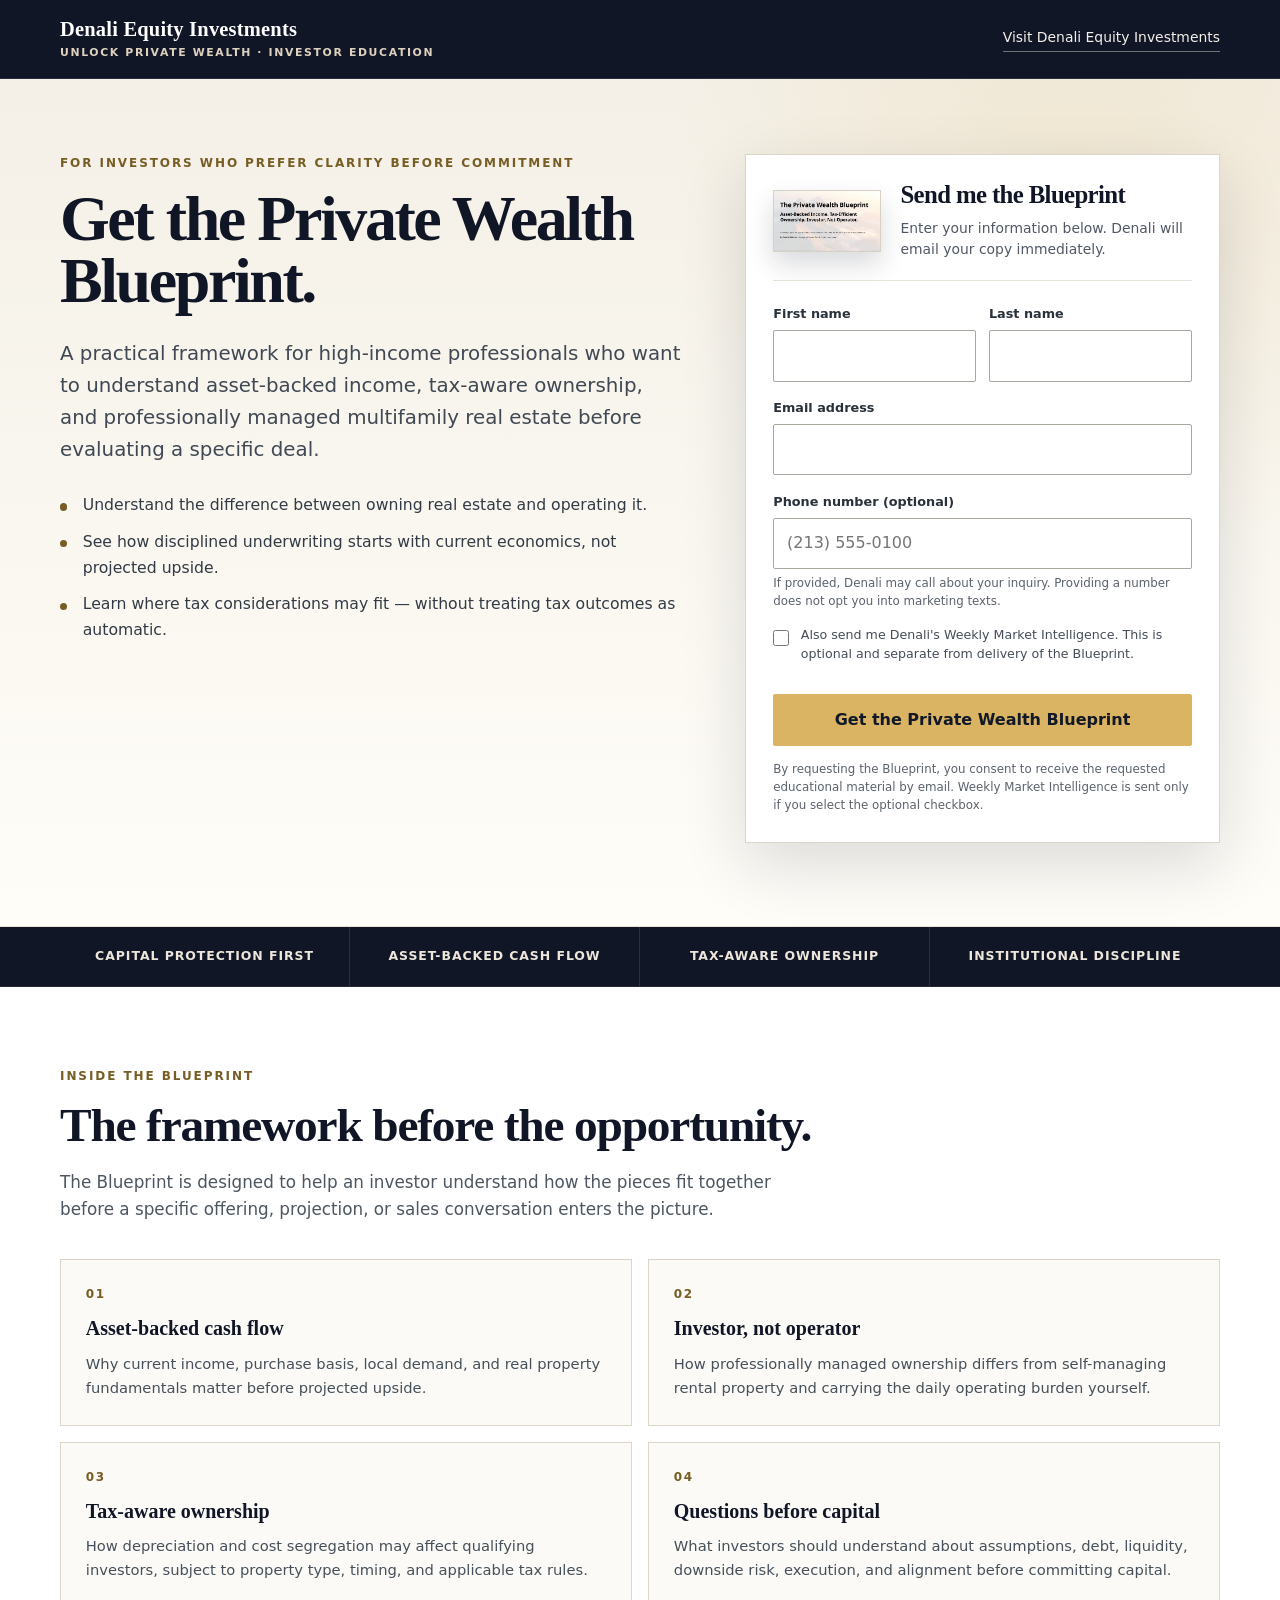
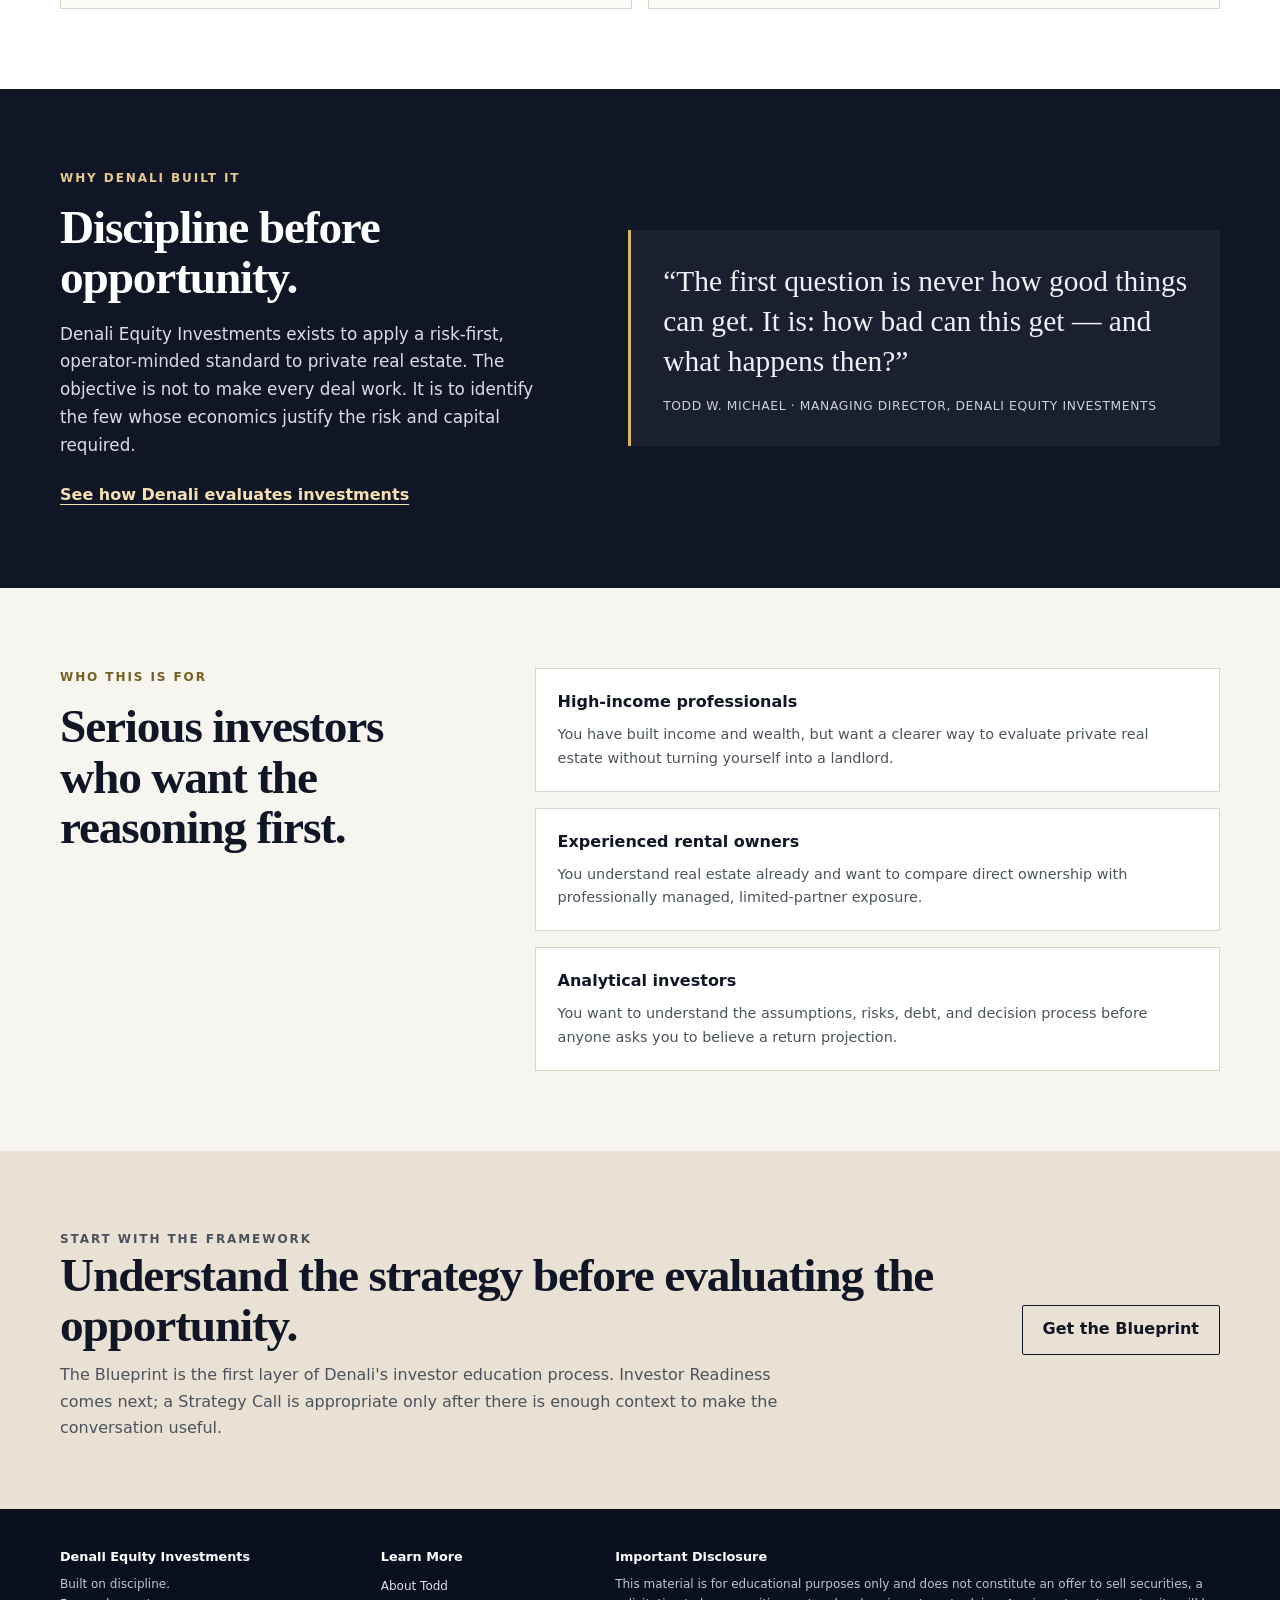
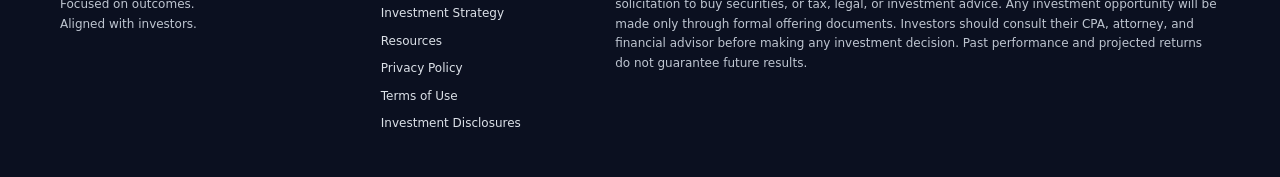
<file: index.html>
<!doctype html>
<html lang="en">
<head>
  <meta charset="utf-8">
  <meta name="viewport" content="width=device-width, initial-scale=1">
  <title>Unlock Private Wealth | The Private Wealth Blueprint</title>
  <meta name="description" content="Get The Private Wealth Blueprint from Denali Equity Investments: a practical framework for disciplined, tax-aware ownership of professionally managed multifamily real estate.">
  <meta name="theme-color" content="#111627">
  <link rel="canonical" href="https://unlockmyprivatewealth.com/">
  <meta property="og:type" content="website">
  <meta property="og:title" content="Unlock Private Wealth | The Private Wealth Blueprint">
  <meta property="og:description" content="A practical framework for disciplined, tax-aware ownership of professionally managed multifamily real estate.">
  <meta property="og:url" content="https://unlockmyprivatewealth.com/">
  <link rel="stylesheet" href="assets/styles.css">
  <link rel="stylesheet" href="assets/security.css">
  <script src="https://challenges.cloudflare.com/turnstile/v0/api.js" async defer></script>
  <!-- Cloudflare Web Analytics -->
  <script type="module" src="https://static.cloudflareinsights.com/beacon.min.js" data-cf-beacon='{"token":"8735b4812188427ea2f9f67d6ec19e99"}'></script>
  <!-- End Cloudflare Web Analytics -->
  <!-- PostHog: anonymous page, engagement, and confirmed conversion analytics -->
  <script src="/assets/js/denali-posthog-config.js" defer></script>
  <script src="/assets/js/denali-analytics.js" defer></script>
</head>
<body>
  <a class="skip-link" href="#main">Skip to content</a>

  <header class="site-header">
    <div class="container header-inner">
      <a class="brand" href="https://denaliequityinvestments.com" aria-label="Denali Equity Investments home">
        <strong>Denali Equity Investments</strong>
        <span>Unlock Private Wealth · Investor Education</span>
      </a>
      <a class="header-link" href="https://denaliequityinvestments.com">Visit Denali Equity Investments</a>
    </div>
  </header>

  <main id="main">
    <section class="hero">
      <div class="container hero-grid">
        <div>
          <p class="eyebrow">For investors who prefer clarity before commitment</p>
          <h1>Get the Private Wealth Blueprint.</h1>
          <p class="hero-lede">
            A practical framework for high-income professionals who want to understand asset-backed income, tax-aware ownership, and professionally managed multifamily real estate before evaluating a specific deal.
          </p>
          <ul class="hero-proof" aria-label="Blueprint highlights">
            <li>Understand the difference between owning real estate and operating it.</li>
            <li>See how disciplined underwriting starts with current economics, not projected upside.</li>
            <li>Learn where tax considerations may fit — without treating tax outcomes as automatic.</li>
          </ul>
        </div>

        <aside class="form-card" aria-labelledby="form-title">
          <div class="form-card-top">
            <img class="form-cover" src="assets/private-wealth-blueprint-cover.png" alt="The Private Wealth Blueprint cover by Todd W. Michael, Denali Equity Investments">
            <div>
              <h2 id="form-title">Send me the Blueprint</h2>
              <p>Enter your information below. Denali will email your copy immediately.</p>
            </div>
          </div>

          <p id="preview-notice" class="preview-notice">Local preview mode: the page is working visually, but form submission is disabled from a file:// address. Use VS Code Live Server on port 5500 for a live test.</p>

          <form id="blueprint-form" class="form-grid" novalidate>
            <div class="honeypot" aria-hidden="true">
              <label for="website">Website</label>
              <input id="website" name="website" type="text" tabindex="-1" autocomplete="off">
            </div>

            <div class="field-row">
              <div class="field">
                <label for="first-name">First name</label>
                <input id="first-name" name="first_name" type="text" autocomplete="given-name" required maxlength="80">
              </div>
              <div class="field">
                <label for="last-name">Last name</label>
                <input id="last-name" name="last_name" type="text" autocomplete="family-name" required maxlength="80">
              </div>
            </div>

            <div class="field">
              <label for="email">Email address</label>
              <input id="email" name="email" type="email" autocomplete="email" inputmode="email" required maxlength="254">
            </div>

            <div class="field">
              <label for="phone">Phone number (optional)</label>
              <input id="phone" name="phone" type="tel" autocomplete="tel" inputmode="tel" maxlength="32" placeholder="(213) 555-0100">
              <p class="form-note">If provided, Denali may call about your inquiry. Providing a number does not opt you into marketing texts.</p>
            </div>

            <label class="checkbox-wrap" for="market-intelligence">
              <input id="market-intelligence" name="market_intelligence_opt_in" type="checkbox">
              <span>Also send me Denali's Weekly Market Intelligence. This is optional and separate from delivery of the Blueprint.</span>
            </label>

            <div class="turnstile-wrap">
              <div class="cf-turnstile" data-sitekey="0x4AAAAAAFqotZP8ksY52192" data-action="blueprint_request" data-theme="light" data-size="flexible" data-appearance="interaction-only"></div>
            </div>

            <button class="primary-button" type="submit">Get the Private Wealth Blueprint</button>
            <p class="form-note">By requesting the Blueprint, you consent to receive the requested educational material by email. Weekly Market Intelligence is sent only if you select the optional checkbox.</p>
            <p id="form-status" class="form-status" role="status" aria-live="polite" tabindex="-1"></p>
          </form>
        </aside>
      </div>
    </section>

    <section class="trust-strip" aria-label="Denali principles">
      <div class="container trust-grid">
        <div class="trust-item">Capital Protection First</div>
        <div class="trust-item">Asset-Backed Cash Flow</div>
        <div class="trust-item">Tax-Aware Ownership</div>
        <div class="trust-item">Institutional Discipline</div>
      </div>
    </section>

    <section class="section section--white">
      <div class="container">
        <p class="eyebrow">Inside the Blueprint</p>
        <h2>The framework before the opportunity.</h2>
        <p class="section-intro">
          The Blueprint is designed to help an investor understand how the pieces fit together before a specific offering, projection, or sales conversation enters the picture.
        </p>

        <div class="cards">
          <article class="card">
            <span class="card-number">01</span>
            <h3>Asset-backed cash flow</h3>
            <p>Why current income, purchase basis, local demand, and real property fundamentals matter before projected upside.</p>
          </article>
          <article class="card">
            <span class="card-number">02</span>
            <h3>Investor, not operator</h3>
            <p>How professionally managed ownership differs from self-managing rental property and carrying the daily operating burden yourself.</p>
          </article>
          <article class="card">
            <span class="card-number">03</span>
            <h3>Tax-aware ownership</h3>
            <p>How depreciation and cost segregation may affect qualifying investors, subject to property type, timing, and applicable tax rules.</p>
          </article>
          <article class="card">
            <span class="card-number">04</span>
            <h3>Questions before capital</h3>
            <p>What investors should understand about assumptions, debt, liquidity, downside risk, execution, and alignment before committing capital.</p>
          </article>
        </div>
      </div>
    </section>

    <section class="section section--dark">
      <div class="container discipline-grid">
        <div>
          <p class="eyebrow eyebrow--light">Why Denali built it</p>
          <h2>Discipline before opportunity.</h2>
          <p class="section-intro">
            Denali Equity Investments exists to apply a risk-first, operator-minded standard to private real estate. The objective is not to make every deal work. It is to identify the few whose economics justify the risk and capital required.
          </p>
          <a class="text-link" href="https://denaliequityinvestments.com/investment-strategy.html">See how Denali evaluates investments</a>
        </div>

        <blockquote class="statement">
          “The first question is never how good things can get. It is: how bad can this get — and what happens then?”
          <small>Todd W. Michael · Managing Director, Denali Equity Investments</small>
        </blockquote>
      </div>
    </section>

    <section class="section section--paper">
      <div class="container who-grid">
        <div>
          <p class="eyebrow">Who this is for</p>
          <h2>Serious investors who want the reasoning first.</h2>
        </div>
        <div class="who-list">
          <article class="who-item">
            <strong>High-income professionals</strong>
            <p>You have built income and wealth, but want a clearer way to evaluate private real estate without turning yourself into a landlord.</p>
          </article>
          <article class="who-item">
            <strong>Experienced rental owners</strong>
            <p>You understand real estate already and want to compare direct ownership with professionally managed, limited-partner exposure.</p>
          </article>
          <article class="who-item">
            <strong>Analytical investors</strong>
            <p>You want to understand the assumptions, risks, debt, and decision process before anyone asks you to believe a return projection.</p>
          </article>
        </div>
      </div>
    </section>

    <section class="final-cta">
      <div class="container final-cta-inner">
        <div>
          <p class="eyebrow">Start with the framework</p>
          <h2>Understand the strategy before evaluating the opportunity.</h2>
          <p>The Blueprint is the first layer of Denali's investor education process. Investor Readiness comes next; a Strategy Call is appropriate only after there is enough context to make the conversation useful.</p>
        </div>
        <a class="final-link" href="#blueprint-form">Get the Blueprint</a>
      </div>
    </section>
  </main>

  <footer class="site-footer">
    <div class="container footer-grid">
      <div>
        <strong>Denali Equity Investments</strong>
        <p>Built on discipline.<br>Focused on outcomes.<br>Aligned with investors.</p>
      </div>
      <div>
        <strong>Learn More</strong>
        <div class="footer-links">
          <a href="https://denaliequityinvestments.com/about-todd.html">About Todd</a>
          <a href="https://denaliequityinvestments.com/investment-strategy.html">Investment Strategy</a>
          <a href="https://denaliequityinvestments.com/resources.html">Resources</a>
          <a href="privacy.html">Privacy Policy</a>
          <a href="terms.html">Terms of Use</a>
          <a href="disclosures.html">Investment Disclosures</a>
        </div>
      </div>
      <div>
        <strong>Important Disclosure</strong>
        <p>This material is for educational purposes only and does not constitute an offer to sell securities, a solicitation to buy securities, or tax, legal, or investment advice. Any investment opportunity will be made only through formal offering documents. Investors should consult their CPA, attorney, and financial advisor before making any investment decision. Past performance and projected returns do not guarantee future results.</p>
      </div>
    </div>
  </footer>

  <noscript><p style="margin:0;padding:1rem;text-align:center;background:#fff8e8;color:#5b4618;">JavaScript is required to submit the Blueprint request form.</p></noscript>

  <script src="assets/site.js" defer></script>
</body>
</html>
</file>
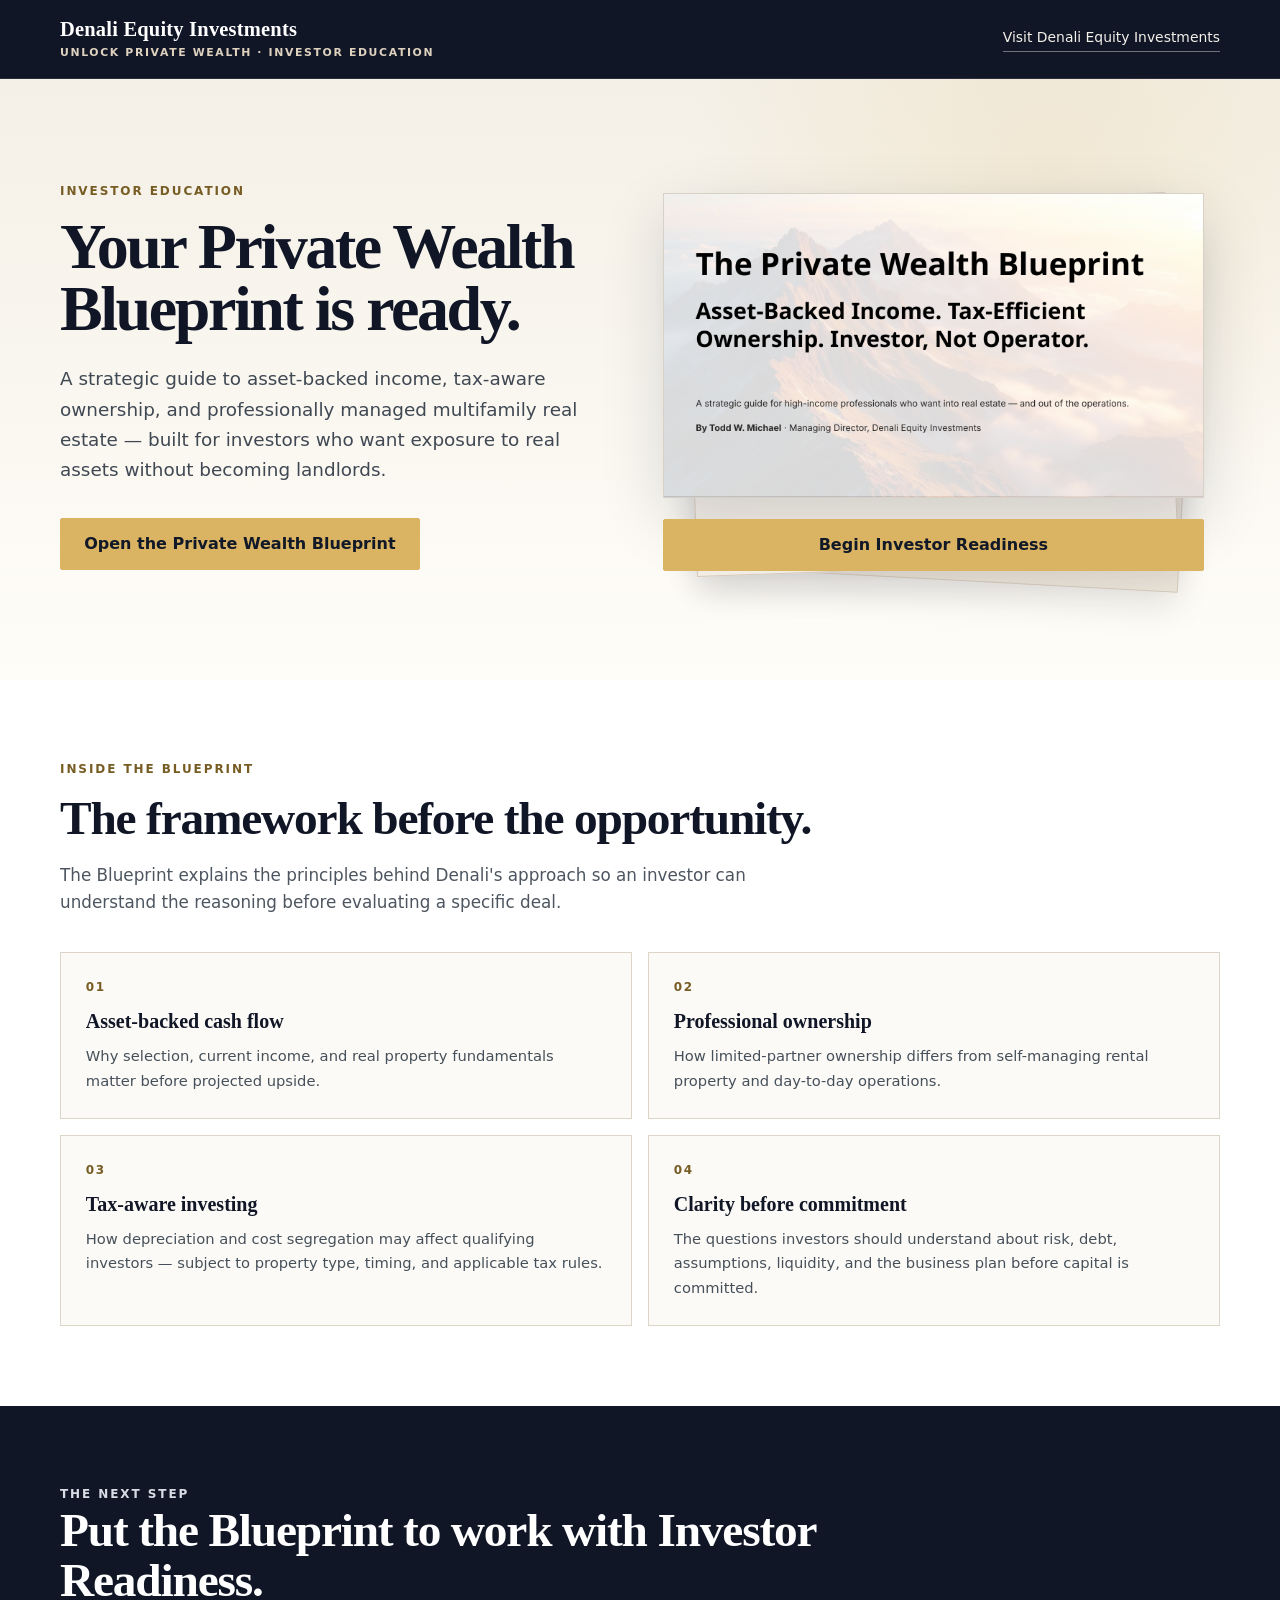
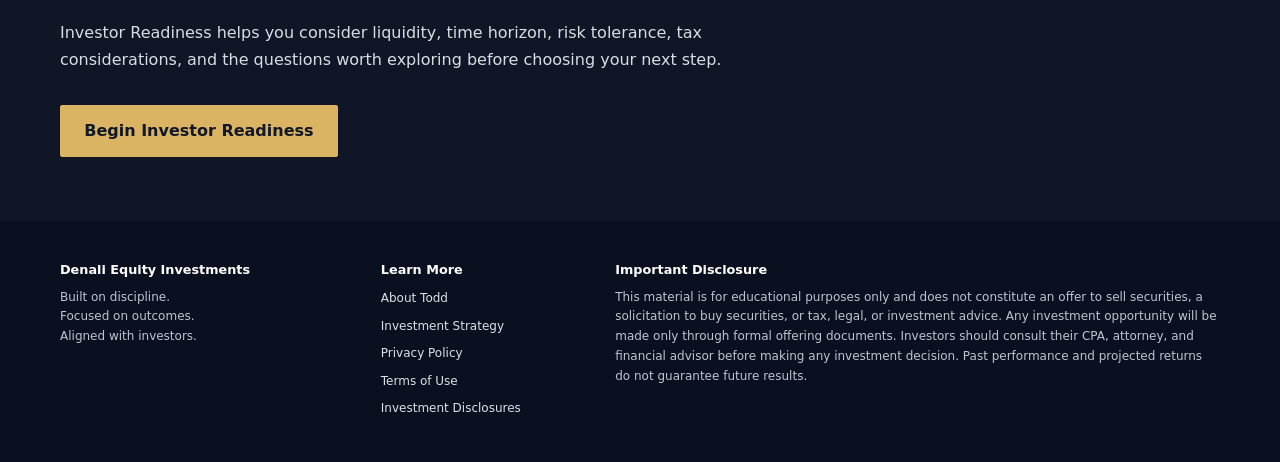
<file: blueprint/index.html>
<!doctype html>
<html lang="en">
<head>
  <meta charset="utf-8">
  <meta name="viewport" content="width=device-width, initial-scale=1">
  <meta name="robots" content="noindex,nofollow">
  <title>Your Private Wealth Blueprint | Denali Equity Investments</title>
  <meta name="description" content="Access The Private Wealth Blueprint from Denali Equity Investments.">
  <meta name="theme-color" content="#111627">
  <link rel="canonical" href="https://unlockmyprivatewealth.com/blueprint/">
  <link rel="stylesheet" href="../assets/styles.css">
  <link rel="stylesheet" href="../assets/call-journey.css">
  <!-- Cloudflare Web Analytics -->
  <script type="module" src="https://static.cloudflareinsights.com/beacon.min.js" data-cf-beacon='{"token":"8735b4812188427ea2f9f67d6ec19e99"}'></script>
  <!-- End Cloudflare Web Analytics -->
  <!-- PostHog: anonymous page, engagement, and confirmed conversion analytics -->
  <script src="/assets/js/denali-posthog-config.js" defer></script>
  <script src="/assets/js/denali-analytics.js" defer></script>
</head>
<body>
  <a class="skip-link" href="#main">Skip to content</a>

  <header class="site-header">
    <div class="container header-inner">
      <a class="brand" href="https://denaliequityinvestments.com" aria-label="Denali Equity Investments home">
        <strong>Denali Equity Investments</strong>
        <span>Unlock Private Wealth · Investor Education</span>
      </a>
      <a class="header-link" href="https://denaliequityinvestments.com">Visit Denali Equity Investments</a>
    </div>
  </header>

  <main id="main">
    <section class="delivery-hero">
      <div class="container delivery-grid">
        <div>
          <p class="eyebrow">Investor Education</p>
          <h1>Your Private Wealth Blueprint is ready.</h1>
          <p class="delivery-lede">A strategic guide to asset-backed income, tax-aware ownership, and professionally managed multifamily real estate — built for investors who want exposure to real assets without becoming landlords.</p>
          <div class="delivery-actions">
            <a class="delivery-button" href="https://yssidthemskvrlopgolj.supabase.co/storage/v1/object/public/public-assets/Private-Wealth-Blueprint-Denali.pdf" target="_blank" rel="noopener noreferrer">Open the Private Wealth Blueprint</a>
          </div>
        </div>

        <div class="book-stage" aria-label="The Private Wealth Blueprint cover">
          <img class="book-cover" src="../assets/private-wealth-blueprint-cover.png" alt="The Private Wealth Blueprint by Todd W. Michael, Denali Equity Investments">
          <a id="readiness-link-cover" class="delivery-button" href="../readiness/" style="display:flex;justify-content:center;text-align:center;margin-top:1.3rem;">Begin Investor Readiness</a>
        </div>
      </div>
    </section>

    <section class="section section--white">
      <div class="container">
        <p class="eyebrow">Inside the Blueprint</p>
        <h2>The framework before the opportunity.</h2>
        <p class="section-intro">The Blueprint explains the principles behind Denali's approach so an investor can understand the reasoning before evaluating a specific deal.</p>
        <div class="cards">
          <article class="card"><span class="card-number">01</span><h3>Asset-backed cash flow</h3><p>Why selection, current income, and real property fundamentals matter before projected upside.</p></article>
          <article class="card"><span class="card-number">02</span><h3>Professional ownership</h3><p>How limited-partner ownership differs from self-managing rental property and day-to-day operations.</p></article>
          <article class="card"><span class="card-number">03</span><h3>Tax-aware investing</h3><p>How depreciation and cost segregation may affect qualifying investors — subject to property type, timing, and applicable tax rules.</p></article>
          <article class="card"><span class="card-number">04</span><h3>Clarity before commitment</h3><p>The questions investors should understand about risk, debt, assumptions, liquidity, and the business plan before capital is committed.</p></article>
        </div>
      </div>
    </section>

    <section class="delivery-next">
      <div class="container">
        <p class="eyebrow eyebrow--light">The Next Step</p>
        <h2>Put the Blueprint to work with Investor Readiness.</h2>
        <p>Investor Readiness helps you consider liquidity, time horizon, risk tolerance, tax considerations, and the questions worth exploring before choosing your next step.</p>
        <div class="delivery-actions">
          <a id="readiness-link" class="delivery-button" href="../readiness/">Begin Investor Readiness</a>
        </div>
      </div>
    </section>
  </main>

  <footer class="site-footer">
    <div class="container footer-grid">
      <div><strong>Denali Equity Investments</strong><p>Built on discipline.<br>Focused on outcomes.<br>Aligned with investors.</p></div>
      <div><strong>Learn More</strong><div class="footer-links"><a href="https://denaliequityinvestments.com/about-todd.html">About Todd</a><a href="https://denaliequityinvestments.com/investment-strategy.html">Investment Strategy</a><a href="../privacy.html">Privacy Policy</a><a href="../terms.html">Terms of Use</a><a href="../disclosures.html">Investment Disclosures</a></div></div>
      <div><strong>Important Disclosure</strong><p>This material is for educational purposes only and does not constitute an offer to sell securities, a solicitation to buy securities, or tax, legal, or investment advice. Any investment opportunity will be made only through formal offering documents. Investors should consult their CPA, attorney, and financial advisor before making any investment decision. Past performance and projected returns do not guarantee future results.</p></div>
    </div>
  </footer>
  <script>
    (() => {
      for (const id of ['readiness-link', 'readiness-link-cover']) {
        const link = document.getElementById(id);
        if (link && window.location.search) link.href = `../readiness/${window.location.search}`;
      }
    })();
  </script>
</body>
</html>
</file>
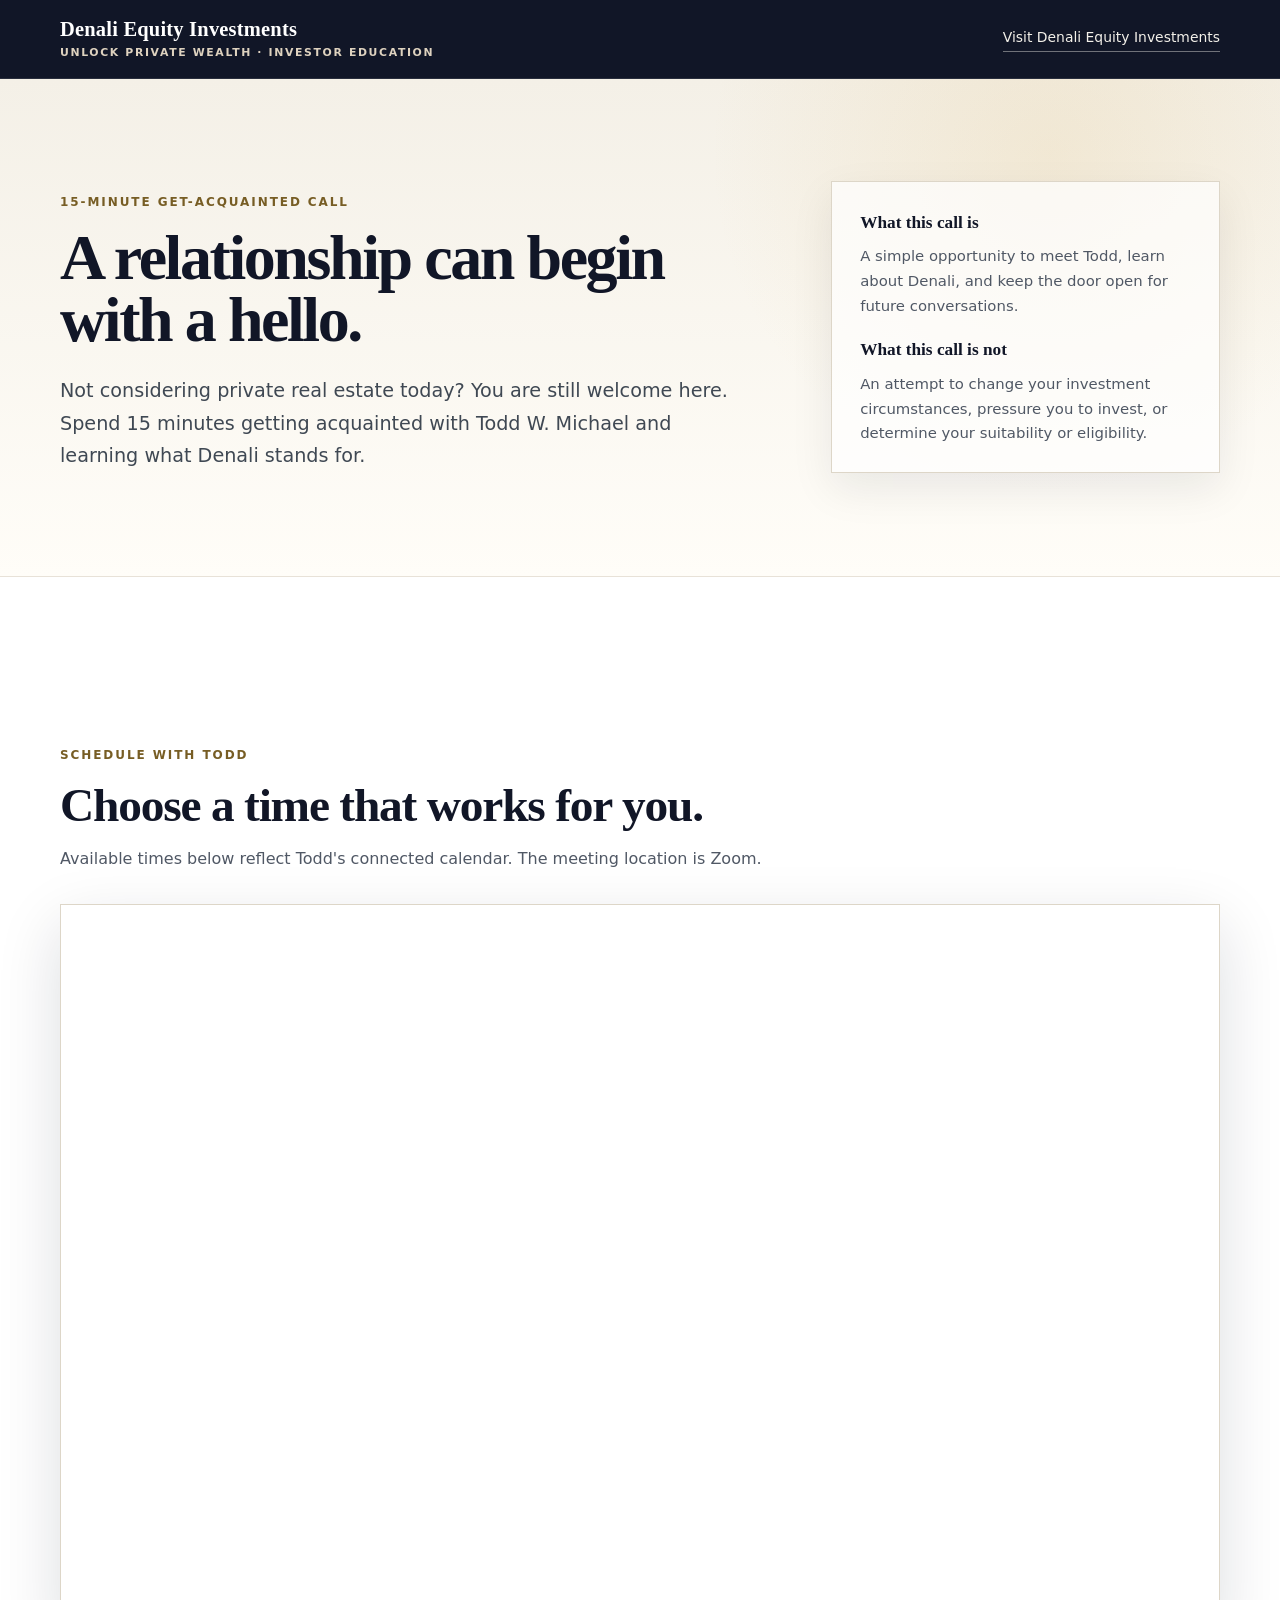
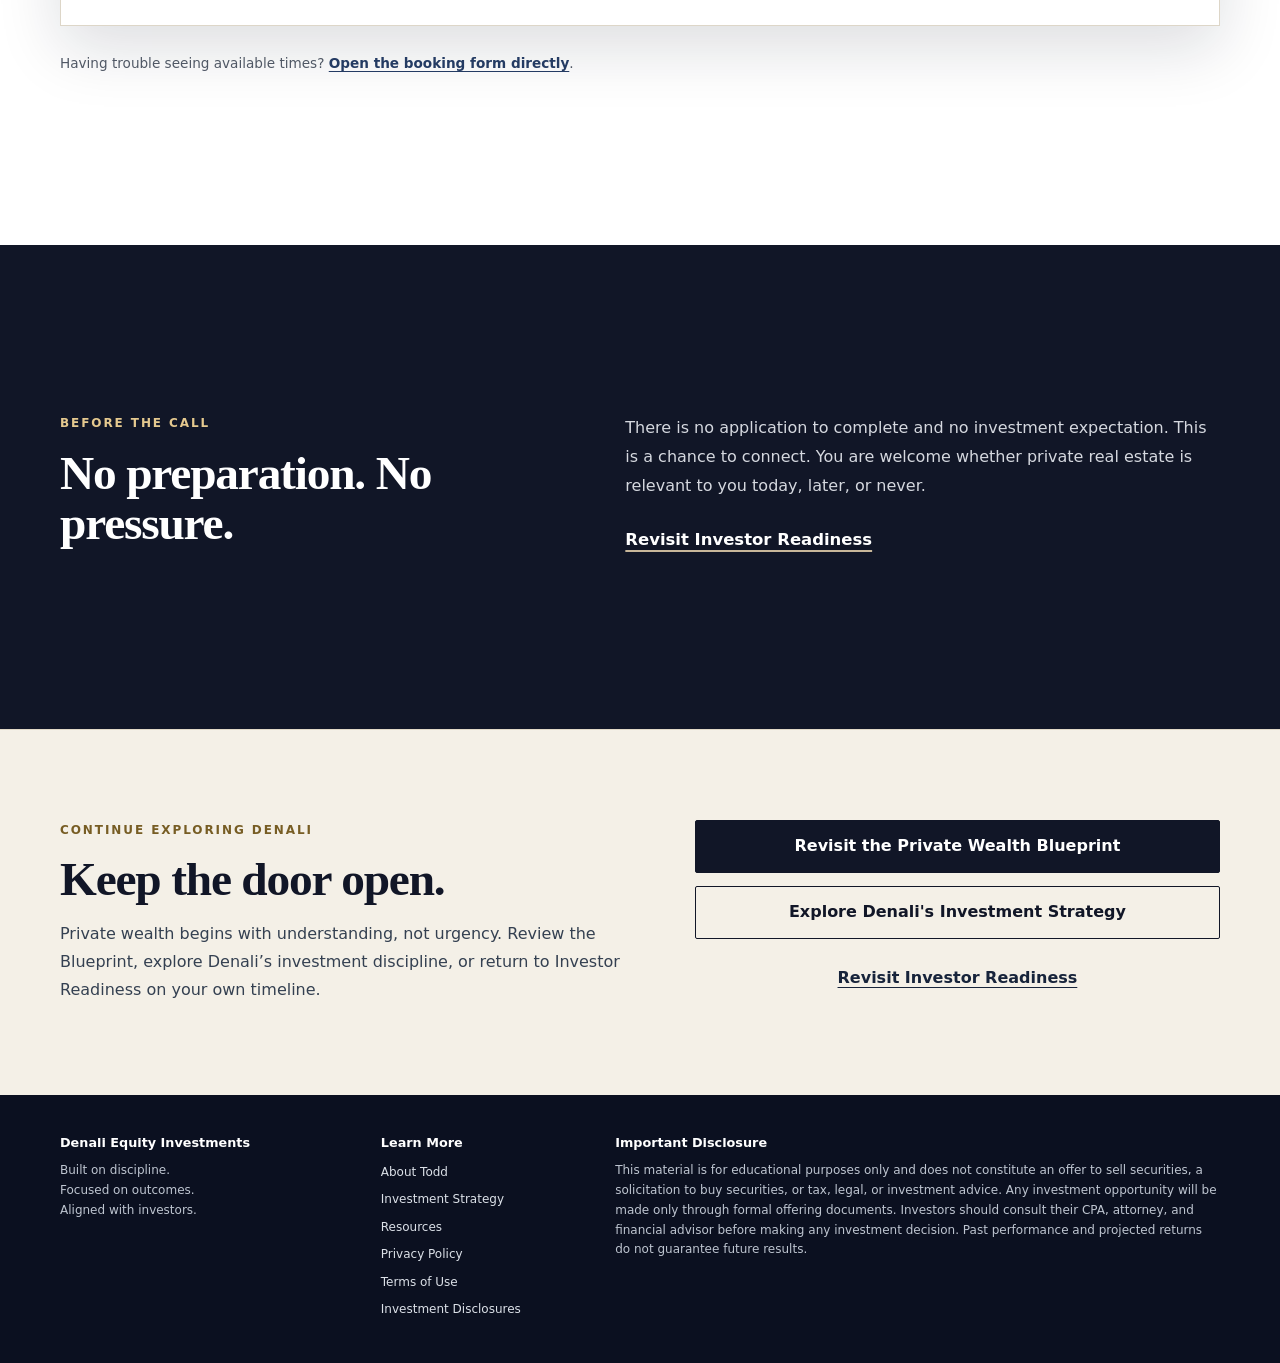
<file: get-acquainted-call/index.html>
<!doctype html>
<html lang="en">
<head>
  <meta charset="utf-8">
  <meta name="viewport" content="width=device-width, initial-scale=1">
  <title>Get-Acquainted Call | Denali Equity Investments</title>
  <meta name="description" content="Meet Todd W. Michael and get to know Denali Equity Investments in a friendly 15-minute conversation without any expectation to invest.">
  <meta name="theme-color" content="#111627">
  <link rel="canonical" href="https://unlockmyprivatewealth.com/get-acquainted-call/">
  <meta property="og:type" content="website">
  <meta property="og:title" content="Get-Acquainted Call | Denali Equity Investments">
  <meta property="og:description" content="A friendly, 15-minute get-acquainted conversation with Todd W. Michael. No expectation to invest.">
  <meta property="og:url" content="https://unlockmyprivatewealth.com/get-acquainted-call/">
  <link rel="stylesheet" href="../assets/styles.css">
  <link rel="stylesheet" href="../strategy-call/styles.css">
  <link rel="stylesheet" href="../assets/call-journey.css">
  <!-- Cloudflare Web Analytics -->
  <script type="module" src="https://static.cloudflareinsights.com/beacon.min.js" data-cf-beacon='{"token":"8735b4812188427ea2f9f67d6ec19e99"}'></script>
  <!-- End Cloudflare Web Analytics -->
  <!-- PostHog: anonymous page, engagement, and confirmed conversion analytics -->
  <script src="/assets/js/denali-posthog-config.js" defer></script>
  <script src="/assets/js/denali-analytics.js" defer></script>
</head>
<body>
  <a class="skip-link" href="#main">Skip to content</a>

  <header class="site-header">
    <div class="container header-inner">
      <a class="brand" href="https://denaliequityinvestments.com" aria-label="Denali Equity Investments home">
        <strong>Denali Equity Investments</strong>
        <span>Unlock Private Wealth · Investor Education</span>
      </a>
      <a class="header-link" href="https://denaliequityinvestments.com">Visit Denali Equity Investments</a>
    </div>
  </header>

  <main id="main">
    <section class="strategy-hero">
      <div class="container strategy-hero-grid">
        <div>
          <p class="eyebrow">15-Minute Get-Acquainted Call</p>
          <h1>A relationship can begin with a hello.</h1>
          <p class="strategy-lede">
            Not considering private real estate today? You are still welcome here. Spend 15 minutes getting acquainted with Todd W. Michael and learning what Denali stands for.
          </p>
        </div>
        <aside class="strategy-note" aria-label="What to expect">
          <strong>What this call is</strong>
          <p>A simple opportunity to meet Todd, learn about Denali, and keep the door open for future conversations.</p>
          <strong>What this call is not</strong>
          <p>An attempt to change your investment circumstances, pressure you to invest, or determine your suitability or eligibility.</p>
        </aside>
      </div>
    </section>

    <section class="section section--white">
      <div class="container booking-shell">
        <div class="booking-heading">
          <p class="eyebrow">Schedule With Todd</p>
          <h2>Choose a time that works for you.</h2>
          <p>Available times below reflect Todd's connected calendar. The meeting location is Zoom.</p>
        </div>

        <div class="cal-frame" aria-label="15-Minute Get-Acquainted Call appointment scheduling calendar">
          <div id="my-cal-inline" data-cal-path="toddwmichael/get-acquainted-call"></div>
        </div>

        <div class="booking-fallback">
          <p>Having trouble seeing available times? <a id="cal-fallback" href="https://cal.com/toddwmichael/get-acquainted-call" rel="noopener noreferrer" target="_blank">Open the booking form directly</a>.</p>
        </div>
      </div>
    </section>

    <section class="section section--dark">
      <div class="container call-prep-grid">
        <div>
          <p class="eyebrow eyebrow--light">Before the call</p>
          <h2>No preparation. No pressure.</h2>
        </div>
        <div class="call-prep-copy">
          <p>There is no application to complete and no investment expectation. This is a chance to connect. You are welcome whether private real estate is relevant to you today, later, or never.</p>
          <a class="call-prep-link" href="../readiness/">Revisit Investor Readiness</a>
        </div>
      </div>
    </section>

    <section class="denali-next" aria-labelledby="continue-denali-heading">
      <div class="container denali-next-grid">
        <div class="denali-next-copy">
          <p class="eyebrow">Continue exploring Denali</p>
          <h2 id="continue-denali-heading">Keep the door open.</h2>
          <p>Private wealth begins with understanding, not urgency. Review the Blueprint, explore Denali’s investment discipline, or return to Investor Readiness on your own timeline.</p>
        </div>
        <nav class="denali-next-links" aria-label="Continue your Denali journey">
          <a class="denali-next-primary" href="../blueprint/">Revisit the Private Wealth Blueprint</a>
          <a class="denali-next-secondary" href="https://denaliequityinvestments.com/investment-strategy.html">Explore Denali's Investment Strategy</a>
          <a class="denali-next-tertiary" href="../readiness/">Revisit Investor Readiness</a>
        </nav>
      </div>
    </section>
  </main>

  <footer class="site-footer">
    <div class="container footer-grid">
      <div>
        <strong>Denali Equity Investments</strong>
        <p>Built on discipline.<br>Focused on outcomes.<br>Aligned with investors.</p>
      </div>
      <div>
        <strong>Learn More</strong>
        <div class="footer-links">
          <a href="https://denaliequityinvestments.com/about-todd.html">About Todd</a>
          <a href="https://denaliequityinvestments.com/investment-strategy.html">Investment Strategy</a>
          <a href="https://denaliequityinvestments.com/resources.html">Resources</a>
          <a href="../privacy.html">Privacy Policy</a>
          <a href="../terms.html">Terms of Use</a>
          <a href="../disclosures.html">Investment Disclosures</a>
        </div>
      </div>
      <div>
        <strong>Important Disclosure</strong>
        <p>This material is for educational purposes only and does not constitute an offer to sell securities, a solicitation to buy securities, or tax, legal, or investment advice. Any investment opportunity will be made only through formal offering documents. Investors should consult their CPA, attorney, and financial advisor before making any investment decision. Past performance and projected returns do not guarantee future results.</p>
      </div>
    </div>
  </footer>

  <script src="../assets/denali-call-embed.js" defer></script>
</body>
</html>
</file>
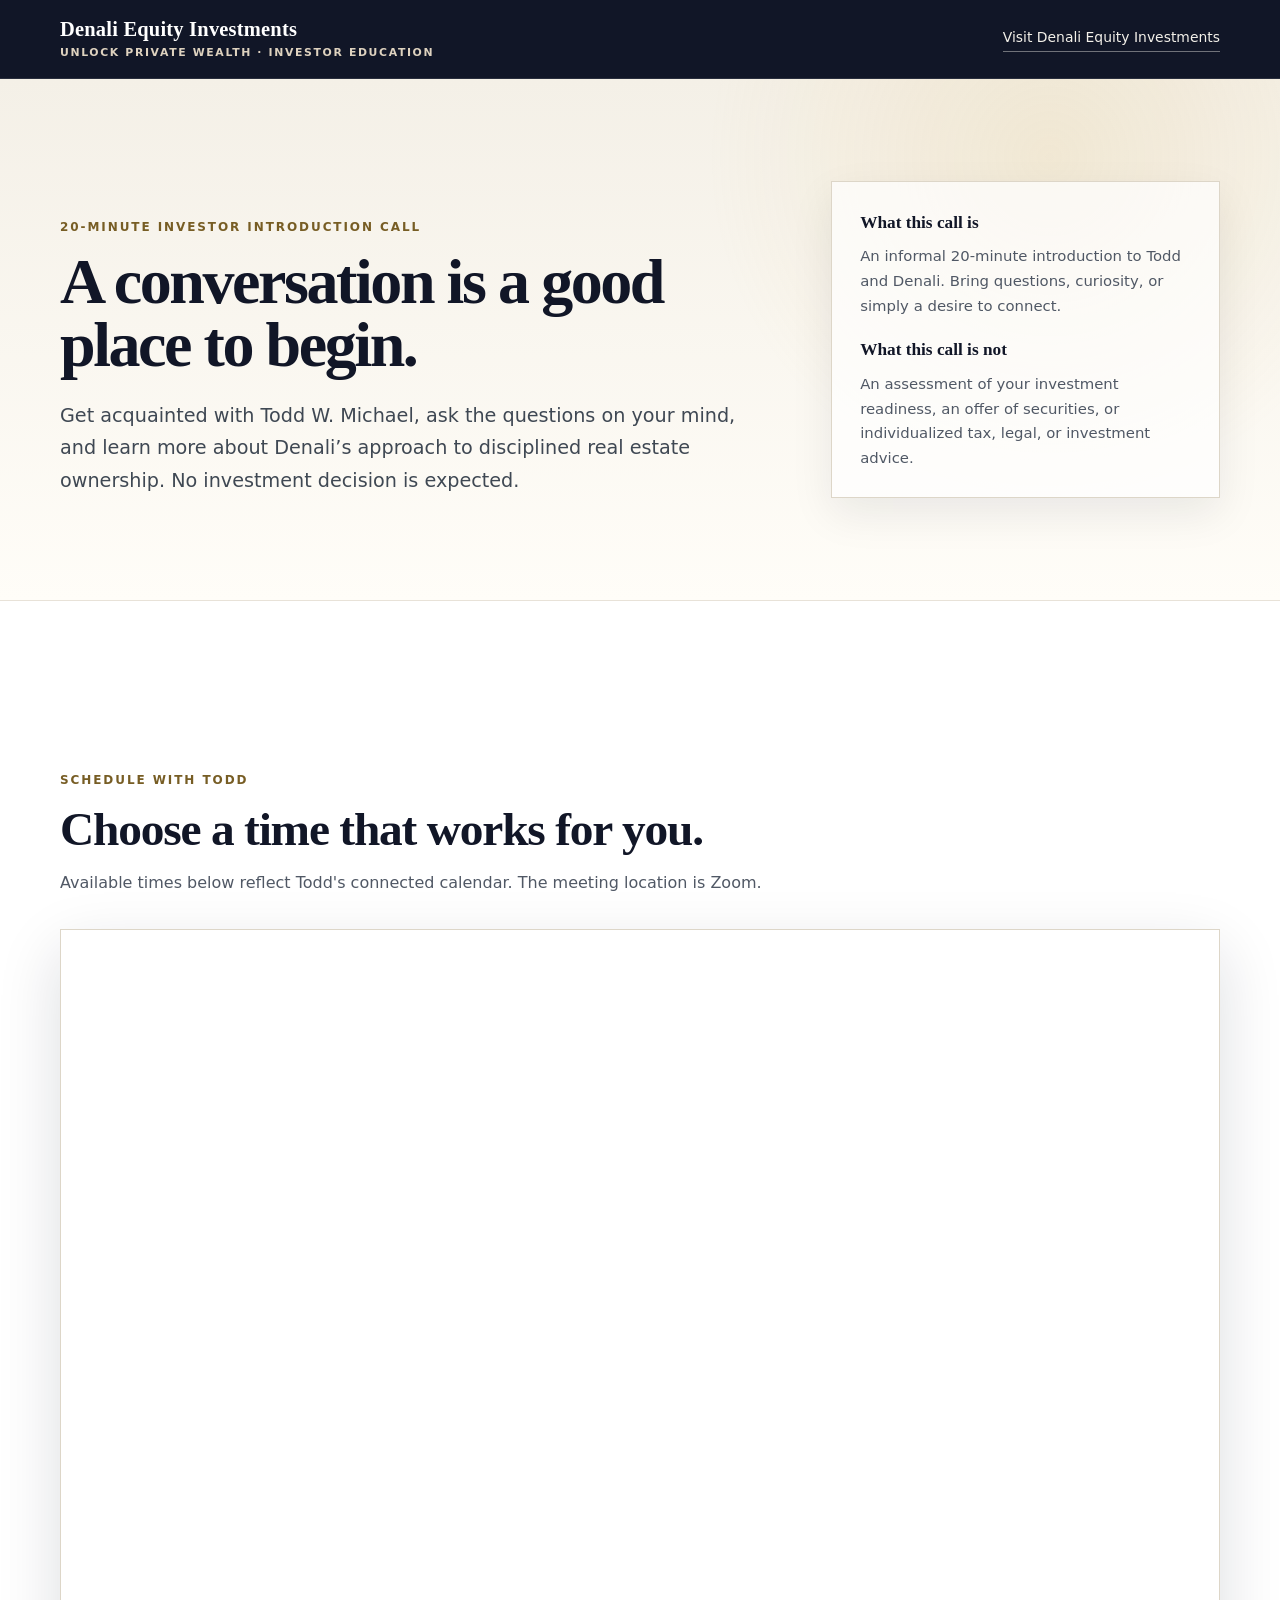
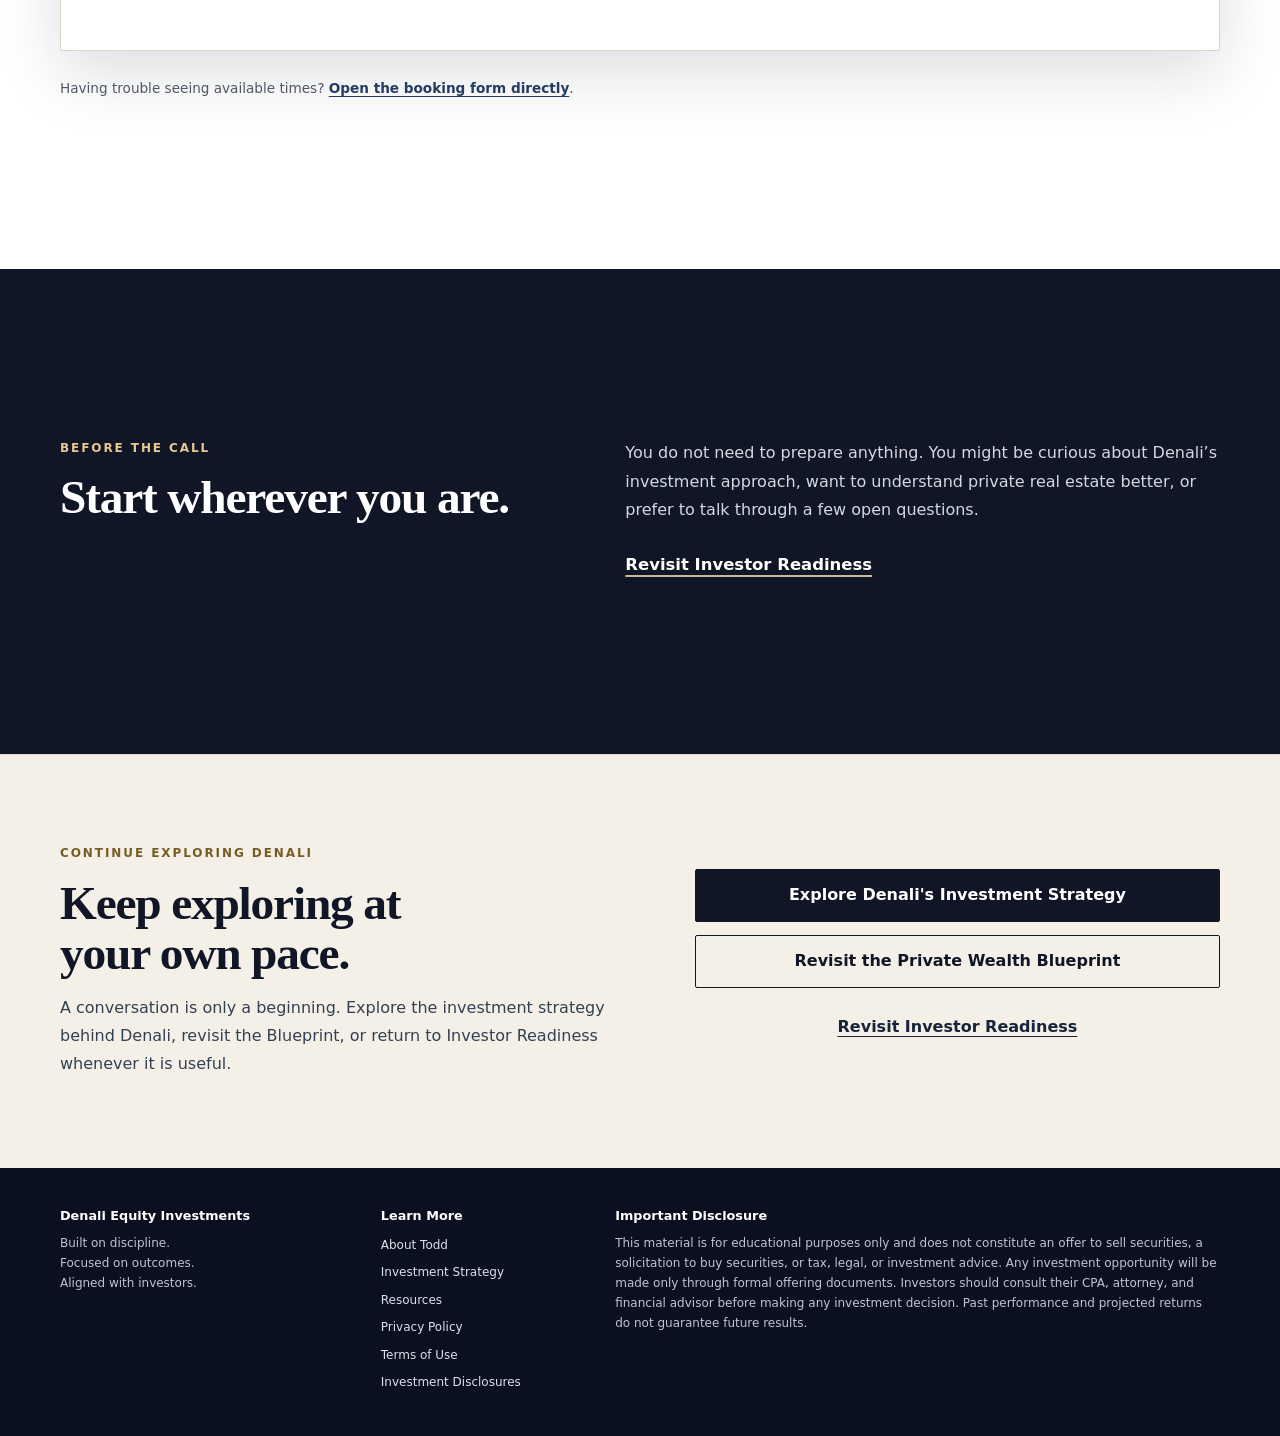
<file: introduction-call/index.html>
<!doctype html>
<html lang="en">
<head>
  <meta charset="utf-8">
  <meta name="viewport" content="width=device-width, initial-scale=1">
  <title>Investor Introduction Call | Denali Equity Investments</title>
  <meta name="description" content="Get acquainted with Todd W. Michael and ask questions about Denali Equity Investments in a 20-minute introductory conversation.">
  <meta name="theme-color" content="#111627">
  <link rel="canonical" href="https://unlockmyprivatewealth.com/introduction-call/">
  <meta property="og:type" content="website">
  <meta property="og:title" content="Investor Introduction Call | Denali Equity Investments">
  <meta property="og:description" content="A welcoming, 20-minute introduction to Todd W. Michael and Denali Equity Investments. No pitch or investment decision expected.">
  <meta property="og:url" content="https://unlockmyprivatewealth.com/introduction-call/">
  <link rel="stylesheet" href="../assets/styles.css">
  <link rel="stylesheet" href="../strategy-call/styles.css">
  <link rel="stylesheet" href="../assets/call-journey.css">
  <!-- Cloudflare Web Analytics -->
  <script type="module" src="https://static.cloudflareinsights.com/beacon.min.js" data-cf-beacon='{"token":"8735b4812188427ea2f9f67d6ec19e99"}'></script>
  <!-- End Cloudflare Web Analytics -->
  <!-- PostHog: anonymous page, engagement, and confirmed conversion analytics -->
  <script src="/assets/js/denali-posthog-config.js" defer></script>
  <script src="/assets/js/denali-analytics.js" defer></script>
</head>
<body>
  <a class="skip-link" href="#main">Skip to content</a>

  <header class="site-header">
    <div class="container header-inner">
      <a class="brand" href="https://denaliequityinvestments.com" aria-label="Denali Equity Investments home">
        <strong>Denali Equity Investments</strong>
        <span>Unlock Private Wealth · Investor Education</span>
      </a>
      <a class="header-link" href="https://denaliequityinvestments.com">Visit Denali Equity Investments</a>
    </div>
  </header>

  <main id="main">
    <section class="strategy-hero">
      <div class="container strategy-hero-grid">
        <div>
          <p class="eyebrow">20-Minute Investor Introduction Call</p>
          <h1>A conversation is a good place to begin.</h1>
          <p class="strategy-lede">
            Get acquainted with Todd W. Michael, ask the questions on your mind, and learn more about Denali’s approach to disciplined real estate ownership. No investment decision is expected.
          </p>
        </div>
        <aside class="strategy-note" aria-label="What to expect">
          <strong>What this call is</strong>
          <p>An informal 20-minute introduction to Todd and Denali. Bring questions, curiosity, or simply a desire to connect.</p>
          <strong>What this call is not</strong>
          <p>An assessment of your investment readiness, an offer of securities, or individualized tax, legal, or investment advice.</p>
        </aside>
      </div>
    </section>

    <section class="section section--white">
      <div class="container booking-shell">
        <div class="booking-heading">
          <p class="eyebrow">Schedule With Todd</p>
          <h2>Choose a time that works for you.</h2>
          <p>Available times below reflect Todd's connected calendar. The meeting location is Zoom.</p>
        </div>

        <div class="cal-frame" aria-label="20-Minute Investor Introduction Call appointment scheduling calendar">
          <div id="my-cal-inline" data-cal-path="toddwmichael/20-minute-investor-introduction-call"></div>
        </div>

        <div class="booking-fallback">
          <p>Having trouble seeing available times? <a id="cal-fallback" href="https://cal.com/toddwmichael/20-minute-investor-introduction-call" rel="noopener noreferrer" target="_blank">Open the booking form directly</a>.</p>
        </div>
      </div>
    </section>

    <section class="section section--dark">
      <div class="container call-prep-grid">
        <div>
          <p class="eyebrow eyebrow--light">Before the call</p>
          <h2>Start wherever you are.</h2>
        </div>
        <div class="call-prep-copy">
          <p>You do not need to prepare anything. You might be curious about Denali’s investment approach, want to understand private real estate better, or prefer to talk through a few open questions.</p>
          <a class="call-prep-link" href="../readiness/">Revisit Investor Readiness</a>
        </div>
      </div>
    </section>

    <section class="denali-next" aria-labelledby="continue-denali-heading">
      <div class="container denali-next-grid">
        <div class="denali-next-copy">
          <p class="eyebrow">Continue exploring Denali</p>
          <h2 id="continue-denali-heading">Keep exploring at your own pace.</h2>
          <p>A conversation is only a beginning. Explore the investment strategy behind Denali, revisit the Blueprint, or return to Investor Readiness whenever it is useful.</p>
        </div>
        <nav class="denali-next-links" aria-label="Continue your Denali journey">
          <a class="denali-next-primary" href="https://denaliequityinvestments.com/investment-strategy.html">Explore Denali's Investment Strategy</a>
          <a class="denali-next-secondary" href="../blueprint/">Revisit the Private Wealth Blueprint</a>
          <a class="denali-next-tertiary" href="../readiness/">Revisit Investor Readiness</a>
        </nav>
      </div>
    </section>
  </main>

  <footer class="site-footer">
    <div class="container footer-grid">
      <div>
        <strong>Denali Equity Investments</strong>
        <p>Built on discipline.<br>Focused on outcomes.<br>Aligned with investors.</p>
      </div>
      <div>
        <strong>Learn More</strong>
        <div class="footer-links">
          <a href="https://denaliequityinvestments.com/about-todd.html">About Todd</a>
          <a href="https://denaliequityinvestments.com/investment-strategy.html">Investment Strategy</a>
          <a href="https://denaliequityinvestments.com/resources.html">Resources</a>
          <a href="../privacy.html">Privacy Policy</a>
          <a href="../terms.html">Terms of Use</a>
          <a href="../disclosures.html">Investment Disclosures</a>
        </div>
      </div>
      <div>
        <strong>Important Disclosure</strong>
        <p>This material is for educational purposes only and does not constitute an offer to sell securities, a solicitation to buy securities, or tax, legal, or investment advice. Any investment opportunity will be made only through formal offering documents. Investors should consult their CPA, attorney, and financial advisor before making any investment decision. Past performance and projected returns do not guarantee future results.</p>
      </div>
    </div>
  </footer>

  <script src="../assets/denali-call-embed.js" defer></script>
</body>
</html>
</file>
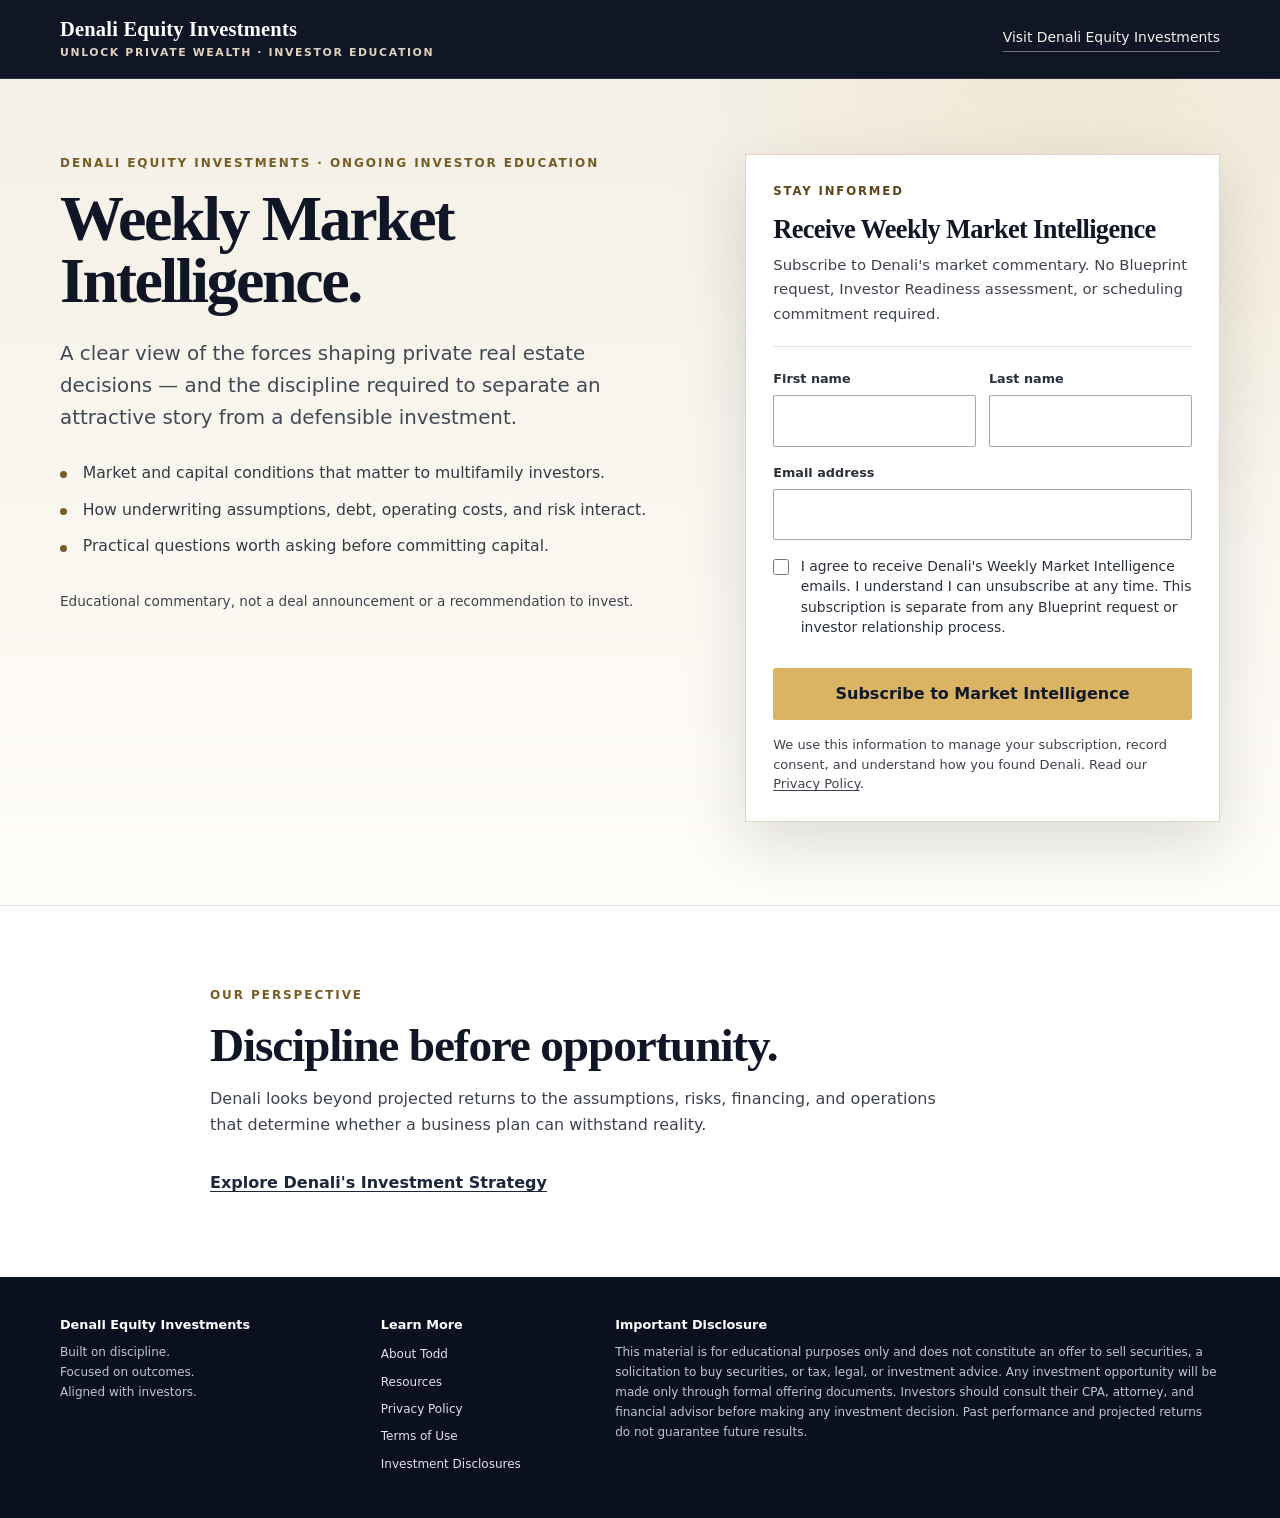
<file: market-intelligence/index.html>
<!doctype html>
<html lang="en">
<head>
  <meta charset="utf-8">
  <meta name="viewport" content="width=device-width, initial-scale=1">
  <title>Weekly Market Intelligence | Denali Equity Investments</title>
  <meta name="description" content="Subscribe to Denali's Weekly Market Intelligence: market perspective, disciplined underwriting insights, and the practical questions behind private real estate ownership.">
  <meta name="theme-color" content="#111627">
  <link rel="canonical" href="https://unlockmyprivatewealth.com/market-intelligence/">
  <meta property="og:type" content="website">
  <meta property="og:title" content="Weekly Market Intelligence | Denali Equity Investments">
  <meta property="og:description" content="Market perspective and investment discipline from Denali Equity Investments. Subscribe independently of the Private Wealth Blueprint.">
  <meta property="og:url" content="https://unlockmyprivatewealth.com/market-intelligence/">
  <link rel="stylesheet" href="../assets/styles.css">
  <link rel="stylesheet" href="market-intelligence.css">
  <script src="https://challenges.cloudflare.com/turnstile/v0/api.js" async defer></script>
  <!-- Cloudflare Web Analytics: consistent with existing funnel pages. -->
  <script type="module" src="https://static.cloudflareinsights.com/beacon.min.js" data-cf-beacon='{"token":"8735b4812188427ea2f9f67d6ec19e99"}'></script>
  <!-- PostHog: anonymous page, engagement, and confirmed conversion analytics -->
  <script src="/assets/js/denali-posthog-config.js" defer></script>
  <script src="/assets/js/denali-analytics.js" defer></script>
</head>
<body>
  <a class="skip-link" href="#main">Skip to content</a>
  <header class="site-header">
    <div class="container header-inner">
      <a class="brand" href="https://denaliequityinvestments.com" aria-label="Denali Equity Investments home">
        <strong>Denali Equity Investments</strong>
        <span>Unlock Private Wealth · Investor Education</span>
      </a>
      <a class="header-link" href="https://denaliequityinvestments.com">Visit Denali Equity Investments</a>
    </div>
  </header>
  <main id="main">
    <section class="hero intelligence-hero">
      <div class="container hero-grid intelligence-grid">
        <div>
          <p class="eyebrow">Denali Equity Investments · Ongoing investor education</p>
          <h1>Weekly Market Intelligence.</h1>
          <p class="hero-lede">A clear view of the forces shaping private real estate decisions — and the discipline required to separate an attractive story from a defensible investment.</p>
          <ul class="hero-proof" aria-label="What to expect">
            <li>Market and capital conditions that matter to multifamily investors.</li>
            <li>How underwriting assumptions, debt, operating costs, and risk interact.</li>
            <li>Practical questions worth asking before committing capital.</li>
          </ul>
          <p class="intelligence-caveat">Educational commentary, not a deal announcement or a recommendation to invest.</p>
        </div>
        <aside class="form-card intelligence-card" aria-labelledby="form-title">
          <div class="intelligence-card-heading">
            <p class="eyebrow intelligence-eyebrow">Stay informed</p>
            <h2 id="form-title">Receive Weekly Market Intelligence</h2>
            <p>Subscribe to Denali's market commentary. No Blueprint request, Investor Readiness assessment, or scheduling commitment required.</p>
          </div>
          <p id="preview-notice" class="preview-notice">Local file preview only. Use VS Code Live Server to test the page layout. The subscription backend must be configured and verified before enrollment is available.</p>
          <form id="intelligence-form" class="form-grid" novalidate>
            <div class="honeypot" aria-hidden="true">
              <label for="website">Website</label>
              <input id="website" name="website" type="text" tabindex="-1" autocomplete="off">
            </div>
            <div class="field-row">
              <div class="field"><label for="first-name">First name</label><input id="first-name" name="first_name" type="text" autocomplete="given-name" required maxlength="80"></div>
              <div class="field"><label for="last-name">Last name</label><input id="last-name" name="last_name" type="text" autocomplete="family-name" required maxlength="80"></div>
            </div>
            <div class="field"><label for="email">Email address</label><input id="email" name="email" type="email" autocomplete="email" inputmode="email" required maxlength="254"></div>
            <label class="checkbox-wrap" for="newsletter-consent">
              <input id="newsletter-consent" name="newsletter_consent" type="checkbox" required>
              <span>I agree to receive Denali's Weekly Market Intelligence emails. I understand I can unsubscribe at any time. This subscription is separate from any Blueprint request or investor relationship process.</span>
            </label>
            <div class="turnstile-wrap">
              <div class="cf-turnstile" data-sitekey="0x4AAAAAAFqotZP8ksY52192" data-action="market_intelligence_signup" data-theme="light" data-size="flexible" data-appearance="interaction-only"></div>
            </div>
            <button class="primary-button" type="submit">Subscribe to Market Intelligence</button>
            <p class="form-note">We use this information to manage your subscription, record consent, and understand how you found Denali. Read our <a href="../privacy.html">Privacy Policy</a>.</p>
            <p id="form-status" class="form-status" role="status" aria-live="polite" tabindex="-1"></p>
          </form>
        </aside>
      </div>
    </section>
    <section class="section section--white intelligence-followup">
      <div class="container intelligence-followup-inner">
        <p class="eyebrow">Our perspective</p>
        <h2>Discipline before opportunity.</h2>
        <p>Denali looks beyond projected returns to the assumptions, risks, financing, and operations that determine whether a business plan can withstand reality.</p>
        <a class="intelligence-link" href="https://denaliequityinvestments.com/investment-strategy.html">Explore Denali's Investment Strategy</a>
      </div>
    </section>
  </main>
  <footer class="site-footer">
    <div class="container footer-grid">
      <div><strong>Denali Equity Investments</strong><p>Built on discipline.<br>Focused on outcomes.<br>Aligned with investors.</p></div>
      <div><strong>Learn More</strong><div class="footer-links"><a href="https://denaliequityinvestments.com/about-todd.html">About Todd</a><a href="https://denaliequityinvestments.com/resources.html">Resources</a><a href="../privacy.html">Privacy Policy</a><a href="../terms.html">Terms of Use</a><a href="../disclosures.html">Investment Disclosures</a></div></div>
      <div><strong>Important Disclosure</strong><p>This material is for educational purposes only and does not constitute an offer to sell securities, a solicitation to buy securities, or tax, legal, or investment advice. Any investment opportunity will be made only through formal offering documents. Investors should consult their CPA, attorney, and financial advisor before making any investment decision. Past performance and projected returns do not guarantee future results.</p></div>
    </div>
  </footer>
  <script src="market-intelligence.js" defer></script>
</body>
</html>
</file>
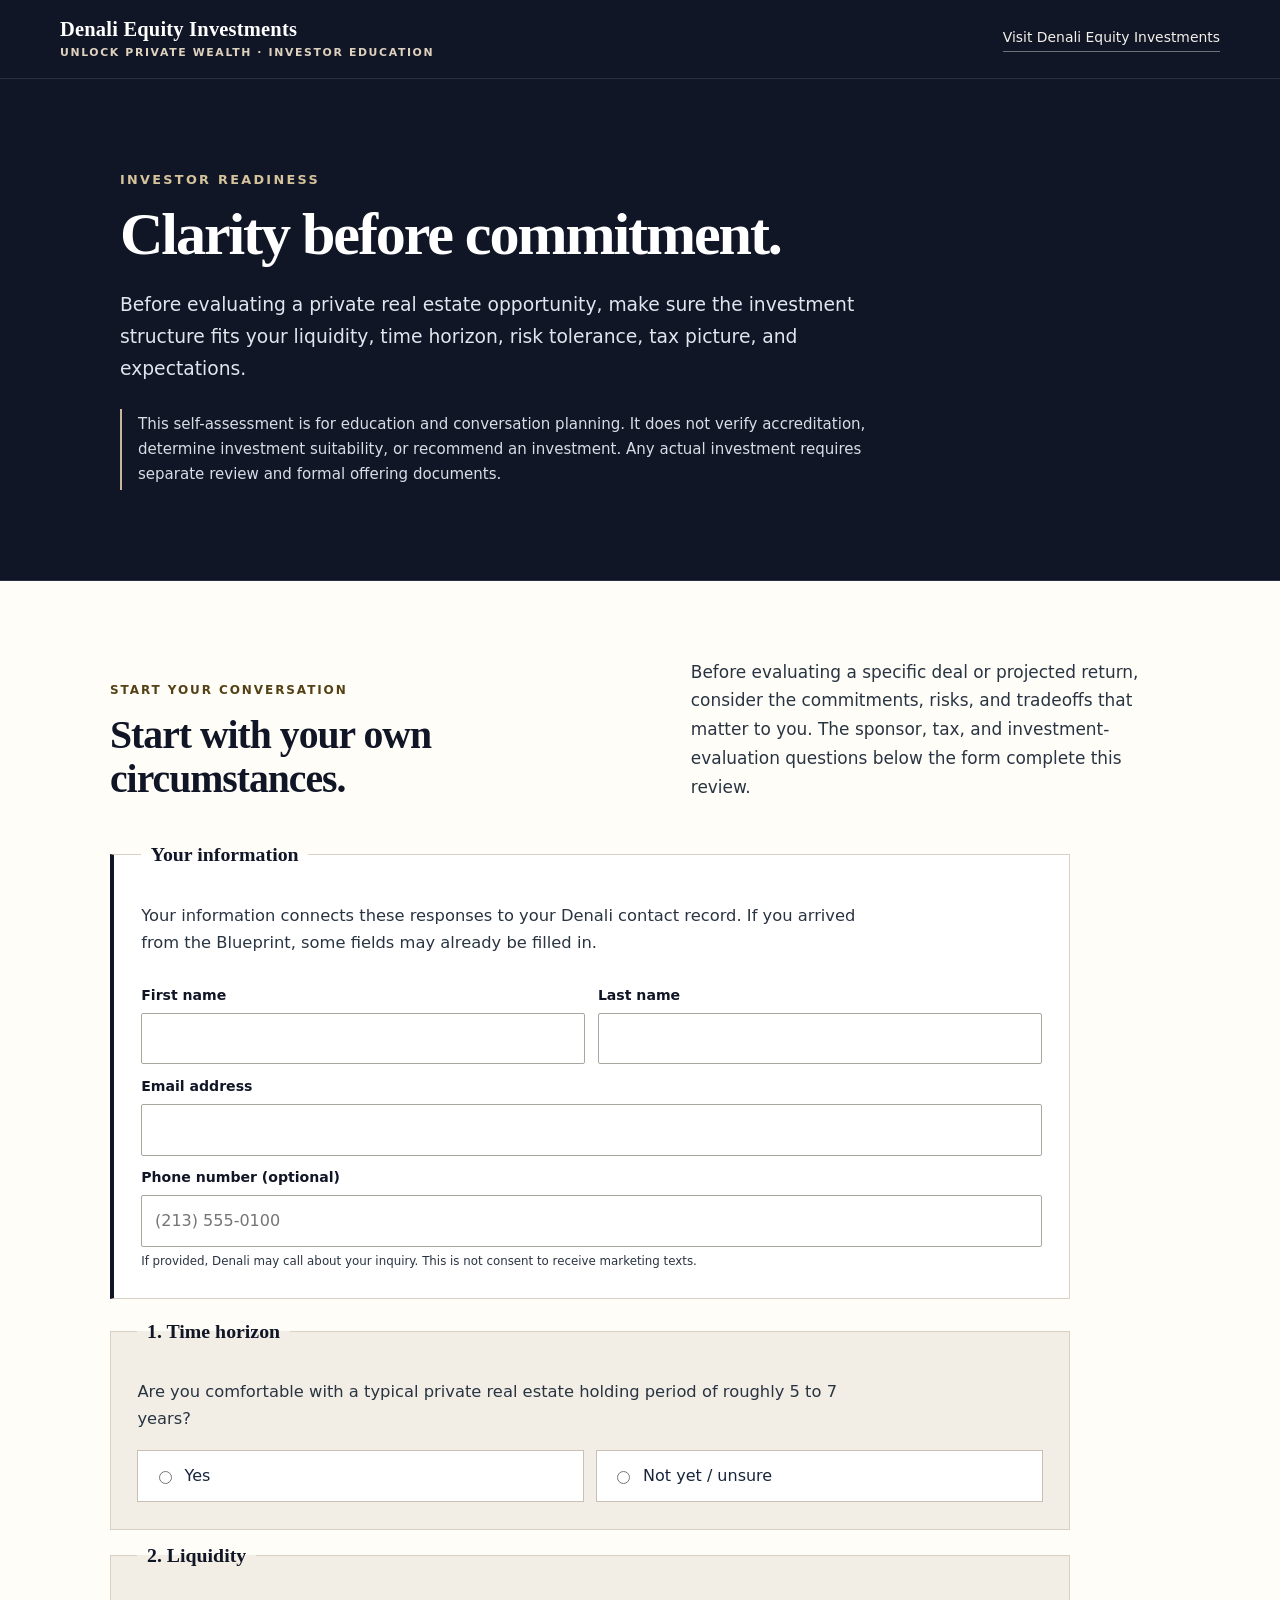
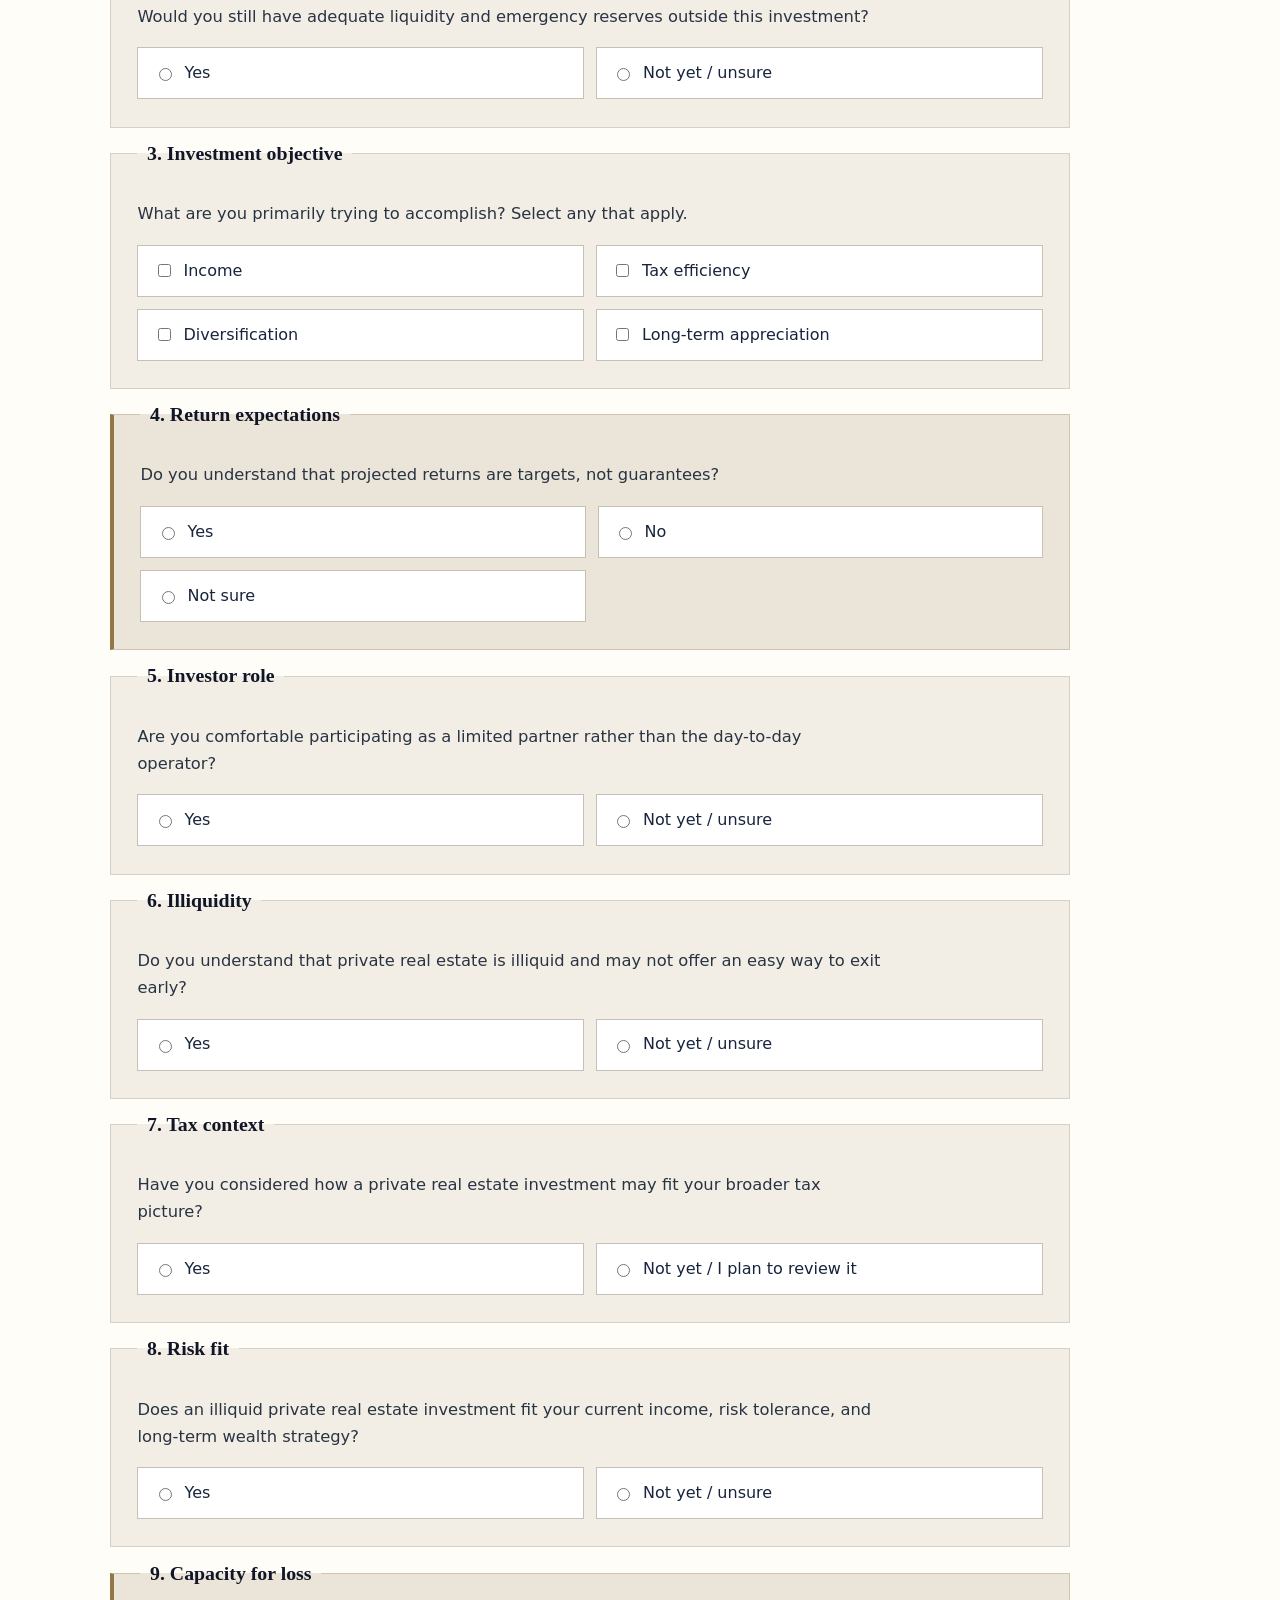
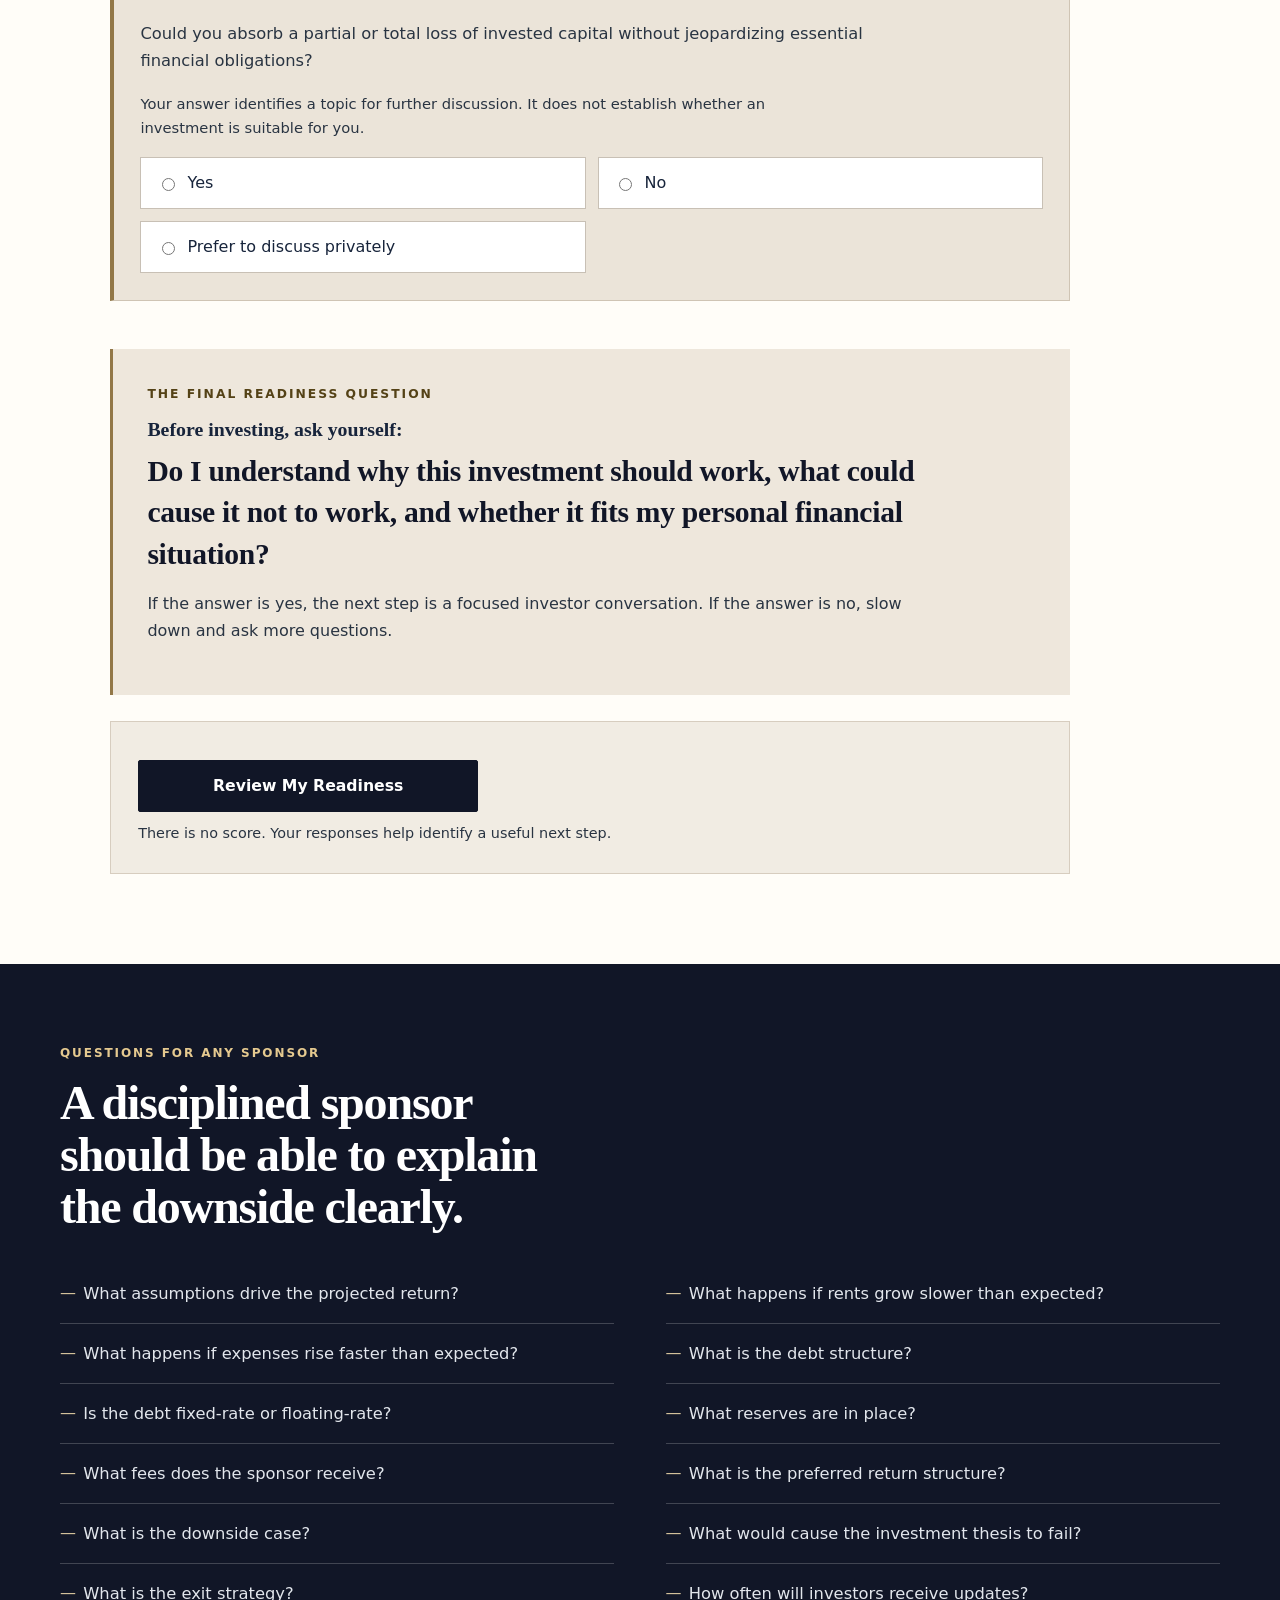
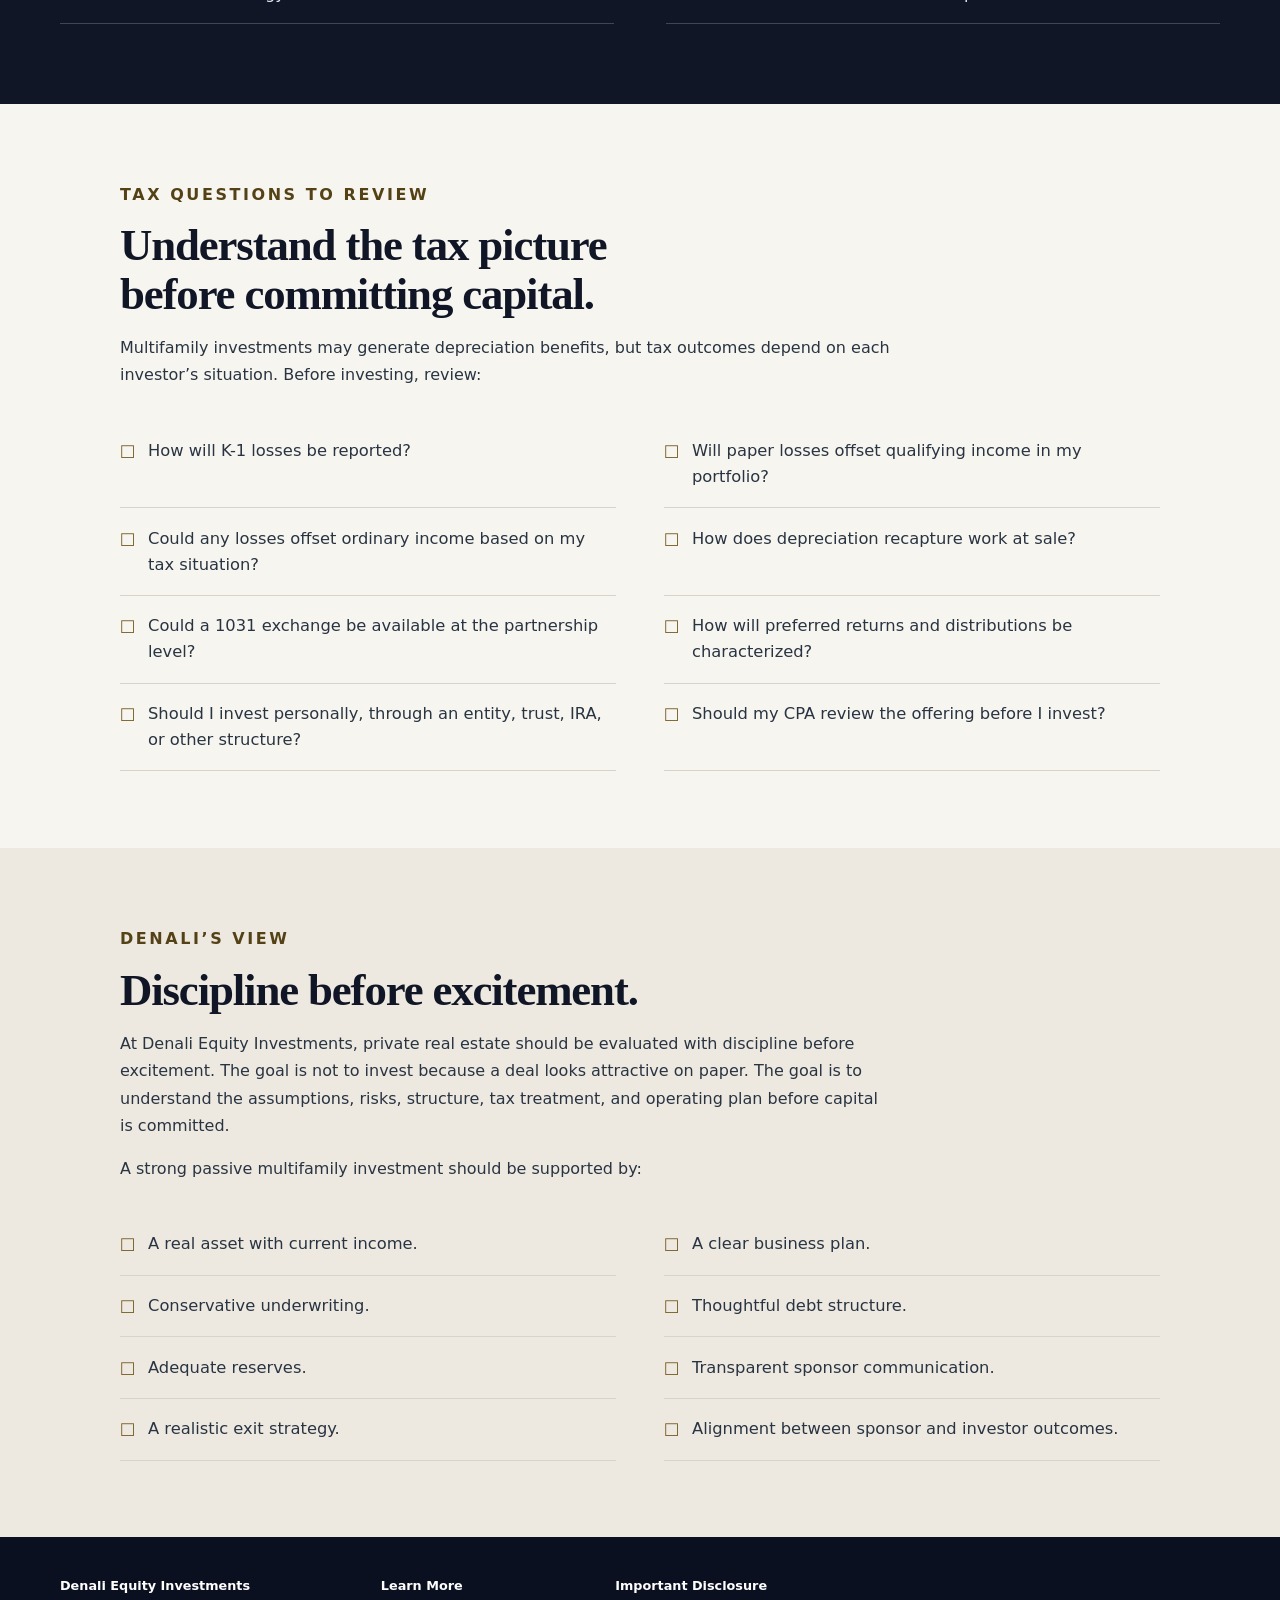
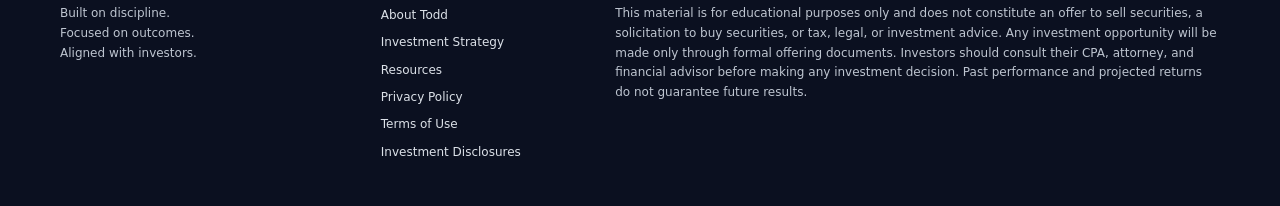
<file: readiness/index.html>
<!doctype html>
<html lang="en">
<head>
  <meta charset="utf-8">
  <meta name="viewport" content="width=device-width, initial-scale=1">
  <title>Investor Readiness | Unlock Private Wealth</title>
  <meta name="description" content="A practical self-assessment from Denali Equity Investments to help private real estate investors think through liquidity, time horizon, risk, tax considerations, and fit before evaluating a deal.">
  <meta name="theme-color" content="#111627">
  <link rel="canonical" href="https://unlockmyprivatewealth.com/readiness/">
  <meta property="og:type" content="website">
  <meta property="og:title" content="Investor Readiness | Unlock Private Wealth">
  <meta property="og:description" content="Clarify your liquidity, time horizon, risk tolerance, and decision readiness before evaluating a private real estate opportunity.">
  <meta property="og:url" content="https://unlockmyprivatewealth.com/readiness/">
  <link rel="stylesheet" href="../assets/styles.css">
  <link rel="stylesheet" href="../assets/security.css">
  <link rel="stylesheet" href="styles.css">
  <link rel="stylesheet" href="finish.css">

  <style>
    /* Relationship-first outcome actions; no changes to the assessment form. */
    .readiness-result .result-actions { align-items: center; }
    .readiness-result .result-actions a[hidden] { display: none !important; }
    .readiness-result .result-secondary-action {
      display: inline-flex; align-items: center; justify-content: center;
      min-height: 48px; padding: .78rem 1.15rem;
      border: 2px solid #111627; background: transparent; color: #111627;
      font-weight: 700; text-decoration: none; border-radius: 3px;
    }
    .readiness-result .result-secondary-action:hover,
    .readiness-result .result-secondary-action:focus-visible {
      background: #111627; color: #fff; outline-offset: 3px;
    }
    .readiness-result .result-tertiary-action {
      color: #17243b; font-weight: 650; text-underline-offset: 4px;
      padding: .65rem .2rem;
    }
    .readiness-result .result-tertiary-action:focus-visible { outline: 2px solid #544216; outline-offset: 4px; }
    @media (max-width: 760px) {
      .readiness-result .result-actions a { width: 100%; text-align: center; }
    }
  </style>
  <script src="https://challenges.cloudflare.com/turnstile/v0/api.js" async defer></script>
  <!-- Cloudflare Web Analytics -->
  <script type="module" src="https://static.cloudflareinsights.com/beacon.min.js" data-cf-beacon='{"token":"8735b4812188427ea2f9f67d6ec19e99"}'></script>
  <!-- End Cloudflare Web Analytics -->
  <!-- PostHog: anonymous page, engagement, and confirmed conversion analytics -->
  <script src="/assets/js/denali-posthog-config.js" defer></script>
  <script src="/assets/js/denali-analytics.js" defer></script>
</head>
<body>
  <a class="skip-link" href="#main">Skip to content</a>

  <header class="site-header">
    <div class="container header-inner">
      <a class="brand" href="https://denaliequityinvestments.com" aria-label="Denali Equity Investments home">
        <strong>Denali Equity Investments</strong>
        <span>Unlock Private Wealth · Investor Education</span>
      </a>
      <a class="header-link" href="https://denaliequityinvestments.com">Visit Denali Equity Investments</a>
    </div>
  </header>

  <main id="main">
    <section class="readiness-hero">
      <div class="container readiness-hero-inner">
        <p class="eyebrow">Investor Readiness</p>
        <h1>Clarity before commitment.</h1>
        <p class="readiness-lede">
          Before evaluating a private real estate opportunity, make sure the investment structure fits your liquidity, time horizon, risk tolerance, tax picture, and expectations.
        </p>
        <p class="readiness-note">
          This self-assessment is for education and conversation planning. It does not verify accreditation, determine investment suitability, or recommend an investment. Any actual investment requires separate review and formal offering documents.
        </p>
      </div>
    </section>

    <section class="section section--white readiness-assessment">
      <div class="container readiness-shell">
        <div class="readiness-intro">
          <div>
            <p class="eyebrow">Start Your Conversation</p>
            <h2>Start with your own circumstances.</h2>
          </div>
          <p>
            Before evaluating a specific deal or projected return, consider the commitments, risks, and tradeoffs that matter to you. The sponsor, tax, and investment-evaluation questions below the form complete this review.
          </p>
        </div>

        <form id="readiness-form" class="readiness-form" novalidate>
          <div class="honeypot" aria-hidden="true">
            <label for="readiness-website">Website</label>
            <input id="readiness-website" name="website" type="text" tabindex="-1" autocomplete="off">
          </div>

          <fieldset class="readiness-group readiness-identity">
            <legend>Your information</legend>
            <p>Your information connects these responses to your Denali contact record. If you arrived from the Blueprint, some fields may already be filled in.</p>
            <div class="field-row">
              <div class="field">
                <label for="readiness-first-name">First name</label>
                <input id="readiness-first-name" name="first_name" type="text" autocomplete="given-name" required maxlength="80">
              </div>
              <div class="field">
                <label for="readiness-last-name">Last name</label>
                <input id="readiness-last-name" name="last_name" type="text" autocomplete="family-name" required maxlength="80">
              </div>
            </div>
            <div class="field">
              <label for="readiness-email">Email address</label>
              <input id="readiness-email" name="email" type="email" autocomplete="email" inputmode="email" required maxlength="254">
            </div>
            <div class="field">
              <label for="readiness-phone">Phone number (optional)</label>
              <input id="readiness-phone" name="phone" type="tel" autocomplete="tel" inputmode="tel" maxlength="32" placeholder="(213) 555-0100">
              <p class="form-note">If provided, Denali may call about your inquiry. This is not consent to receive marketing texts.</p>
            </div>
          </fieldset>
          <fieldset class="readiness-group">
            <legend>1. Time horizon</legend>
            <p>Are you comfortable with a typical private real estate holding period of roughly 5 to 7 years?</p>
            <div class="choice-row">
              <label><input type="radio" name="horizon" value="yes" required> <span>Yes</span></label>
              <label><input type="radio" name="horizon" value="not_yet"> <span>Not yet / unsure</span></label>
            </div>
          </fieldset>

          <fieldset class="readiness-group">
            <legend>2. Liquidity</legend>
            <p>Would you still have adequate liquidity and emergency reserves outside this investment?</p>
            <div class="choice-row">
              <label><input type="radio" name="liquidity" value="yes" required> <span>Yes</span></label>
              <label><input type="radio" name="liquidity" value="not_yet"> <span>Not yet / unsure</span></label>
            </div>
          </fieldset>

          <fieldset class="readiness-group">
            <legend>3. Investment objective</legend>
            <p>What are you primarily trying to accomplish? Select any that apply.</p>
            <div class="objective-grid">
              <label><input type="checkbox" name="objectives" value="income"> <span>Income</span></label>
              <label><input type="checkbox" name="objectives" value="tax_efficiency"> <span>Tax efficiency</span></label>
              <label><input type="checkbox" name="objectives" value="diversification"> <span>Diversification</span></label>
              <label><input type="checkbox" name="objectives" value="appreciation"> <span>Long-term appreciation</span></label>
            </div>
          </fieldset>

          <fieldset class="readiness-group readiness-group--gate">
            <legend>4. Return expectations</legend>
            <p>Do you understand that projected returns are targets, not guarantees?</p>
            <div class="choice-row choice-row--three">
              <label><input type="radio" name="returns" value="yes" required> <span>Yes</span></label>
              <label><input type="radio" name="returns" value="no"> <span>No</span></label>
              <label><input type="radio" name="returns" value="not_sure"> <span>Not sure</span></label>
            </div>
          </fieldset>

          <fieldset class="readiness-group">
            <legend>5. Investor role</legend>
            <p>Are you comfortable participating as a limited partner rather than the day-to-day operator?</p>
            <div class="choice-row">
              <label><input type="radio" name="lp_role" value="yes" required> <span>Yes</span></label>
              <label><input type="radio" name="lp_role" value="not_yet"> <span>Not yet / unsure</span></label>
            </div>
          </fieldset>

          <fieldset class="readiness-group">
            <legend>6. Illiquidity</legend>
            <p>Do you understand that private real estate is illiquid and may not offer an easy way to exit early?</p>
            <div class="choice-row">
              <label><input type="radio" name="illiquidity" value="yes" required> <span>Yes</span></label>
              <label><input type="radio" name="illiquidity" value="not_yet"> <span>Not yet / unsure</span></label>
            </div>
          </fieldset>

          <fieldset class="readiness-group">
            <legend>7. Tax context</legend>
            <p>Have you considered how a private real estate investment may fit your broader tax picture?</p>
            <div class="choice-row">
              <label><input type="radio" name="tax_context" value="yes" required> <span>Yes</span></label>
              <label><input type="radio" name="tax_context" value="not_yet"> <span>Not yet / I plan to review it</span></label>
            </div>
          </fieldset>

          <fieldset class="readiness-group">
            <legend>8. Risk fit</legend>
            <p>Does an illiquid private real estate investment fit your current income, risk tolerance, and long-term wealth strategy?</p>
            <div class="choice-row">
              <label><input type="radio" name="risk_fit" value="yes" required> <span>Yes</span></label>
              <label><input type="radio" name="risk_fit" value="not_yet"> <span>Not yet / unsure</span></label>
            </div>
          </fieldset>

          <fieldset class="readiness-group readiness-group--gate">
            <legend>9. Capacity for loss</legend>
            <p>Could you absorb a partial or total loss of invested capital without jeopardizing essential financial obligations?</p>
            <p class="readiness-clarifier">Your answer identifies a topic for further discussion. It does not establish whether an investment is suitable for you.</p>
            <div class="choice-row choice-row--three">
              <label><input type="radio" name="loss_capacity" value="yes" required> <span>Yes</span></label>
              <label><input type="radio" name="loss_capacity" value="no"> <span>No</span></label>
              <label><input type="radio" name="loss_capacity" value="private_review"> <span>Prefer to discuss privately</span></label>
            </div>
          </fieldset>

          <section class="readiness-final" aria-labelledby="readiness-final-heading">
            <p class="eyebrow">The final readiness question</p>
            <h3 id="readiness-final-heading">Before investing, ask yourself:</h3>
            <p class="readiness-final-question">Do I understand why this investment should work, what could cause it not to work, and whether it fits my personal financial situation?</p>
            <p>If the answer is yes, the next step is a focused investor conversation. If the answer is no, slow down and ask more questions.</p>
          </section>

          <div class="readiness-submit-wrap">
            <div class="turnstile-wrap">
              <div class="cf-turnstile" data-sitekey="0x4AAAAAAFqotZP8ksY52192" data-action="readiness_submit" data-theme="light" data-size="flexible" data-appearance="interaction-only"></div>
            </div>
            <button class="primary-button readiness-submit" type="submit">Review My Readiness</button>
            <p>There is no score. Your responses help identify a useful next step.</p>
            <p id="readiness-status" class="form-status" role="status" aria-live="polite" tabindex="-1"></p>
          </div>
        </form>

        <section id="readiness-result" class="readiness-result" hidden aria-live="polite" tabindex="-1">
          <p class="eyebrow">Your Next Step</p>
          <h2 id="result-title"></h2>
          <p id="result-body"></p>
          <div id="result-details" class="result-details"></div>
          <div class="readiness-next-reading" aria-labelledby="readiness-next-reading-heading">
            <h3 id="readiness-next-reading-heading">Continue the review.</h3>
            <p>Your responses are a starting point. Before considering a specific investment, review the questions and principles below.</p>
            <nav class="readiness-next-reading-links" aria-label="Readiness topics to review">
              <a href="#readiness-sponsor-questions">12 questions for any sponsor</a>
              <a href="#readiness-tax-questions">8 tax questions</a>
              <a href="#readiness-denali-view">8 investment criteria</a>
            </nav>
          </div>
          <div class="result-actions">
            <a id="result-primary" class="delivery-button" href="#"></a>
            <a id="result-secondary" class="result-secondary-action" href="#" hidden></a>
            <a id="result-tertiary" class="result-tertiary-action" href="#" hidden></a>
          </div>
          <p class="result-disclaimer">This result is educational only. It is not a determination that an investment is suitable for you, that you are accredited, or that any specific investment should be made.</p>
        </section>
      </div>
    </section>

    <section id="readiness-sponsor-questions" class="section section--dark">
      <div class="container readiness-sponsor-grid">
        <div>
          <p class="eyebrow eyebrow--light">Questions for any sponsor</p>
          <h2>A disciplined sponsor should be able to explain the downside clearly.</h2>
        </div>
        <ul class="sponsor-questions">
          <li>What assumptions drive the projected return?</li>
          <li>What happens if rents grow slower than expected?</li>
          <li>What happens if expenses rise faster than expected?</li>
          <li>What is the debt structure?</li>
          <li>Is the debt fixed-rate or floating-rate?</li>
          <li>What reserves are in place?</li>
          <li>What fees does the sponsor receive?</li>
          <li>What is the preferred return structure?</li>
          <li>What is the downside case?</li>
          <li>What would cause the investment thesis to fail?</li>
          <li>What is the exit strategy?</li>
          <li>How often will investors receive updates?</li>
        </ul>
      </div>
    </section>
    <section id="readiness-tax-questions" class="section section--white readiness-reference readiness-tax-questions" aria-labelledby="tax-questions-heading">
      <div class="container">
        <p class="eyebrow">Tax questions to review</p>
        <h2 id="tax-questions-heading">Understand the tax picture before committing capital.</h2>
        <p class="readiness-section-intro">Multifamily investments may generate depreciation benefits, but tax outcomes depend on each investor’s situation. Before investing, review:</p>
        <ul class="readiness-reference-list">
            <li>How will K-1 losses be reported?</li>
            <li>Will paper losses offset qualifying income in my portfolio?</li>
            <li>Could any losses offset ordinary income based on my tax situation?</li>
            <li>How does depreciation recapture work at sale?</li>
            <li>Could a 1031 exchange be available at the partnership level?</li>
            <li>How will preferred returns and distributions be characterized?</li>
            <li>Should I invest personally, through an entity, trust, IRA, or other structure?</li>
            <li>Should my CPA review the offering before I invest?</li>
        </ul>
      </div>
    </section>

    <section id="readiness-denali-view" class="section section--paper readiness-reference" aria-labelledby="denali-view-heading">
      <div class="container">
        <p class="eyebrow">Denali’s View</p>
        <h2 id="denali-view-heading">Discipline before excitement.</h2>
        <p class="readiness-section-intro">At Denali Equity Investments, private real estate should be evaluated with discipline before excitement. The goal is not to invest because a deal looks attractive on paper. The goal is to understand the assumptions, risks, structure, tax treatment, and operating plan before capital is committed.</p>
        <p>A strong passive multifamily investment should be supported by:</p>
        <ul class="readiness-reference-list">
            <li>A real asset with current income.</li>
            <li>A clear business plan.</li>
            <li>Conservative underwriting.</li>
            <li>Thoughtful debt structure.</li>
            <li>Adequate reserves.</li>
            <li>Transparent sponsor communication.</li>
            <li>A realistic exit strategy.</li>
            <li>Alignment between sponsor and investor outcomes.</li>
        </ul>
      </div>
    </section>
  </main>

  <footer class="site-footer">
    <div class="container footer-grid">
      <div>
        <strong>Denali Equity Investments</strong>
        <p>Built on discipline.<br>Focused on outcomes.<br>Aligned with investors.</p>
      </div>
      <div>
        <strong>Learn More</strong>
        <div class="footer-links">
          <a href="https://denaliequityinvestments.com/about-todd.html">About Todd</a>
          <a href="https://denaliequityinvestments.com/investment-strategy.html">Investment Strategy</a>
          <a href="https://denaliequityinvestments.com/resources.html">Resources</a>
          <a href="../privacy.html">Privacy Policy</a>
          <a href="../terms.html">Terms of Use</a>
          <a href="../disclosures.html">Investment Disclosures</a>
        </div>
      </div>
      <div>
        <strong>Important Disclosure</strong>
        <p>This material is for educational purposes only and does not constitute an offer to sell securities, a solicitation to buy securities, or tax, legal, or investment advice. Any investment opportunity will be made only through formal offering documents. Investors should consult their CPA, attorney, and financial advisor before making any investment decision. Past performance and projected returns do not guarantee future results.</p>
      </div>
    </div>
  </footer>

  <script src="readiness.js" defer></script>
</body>
</html>
</file>
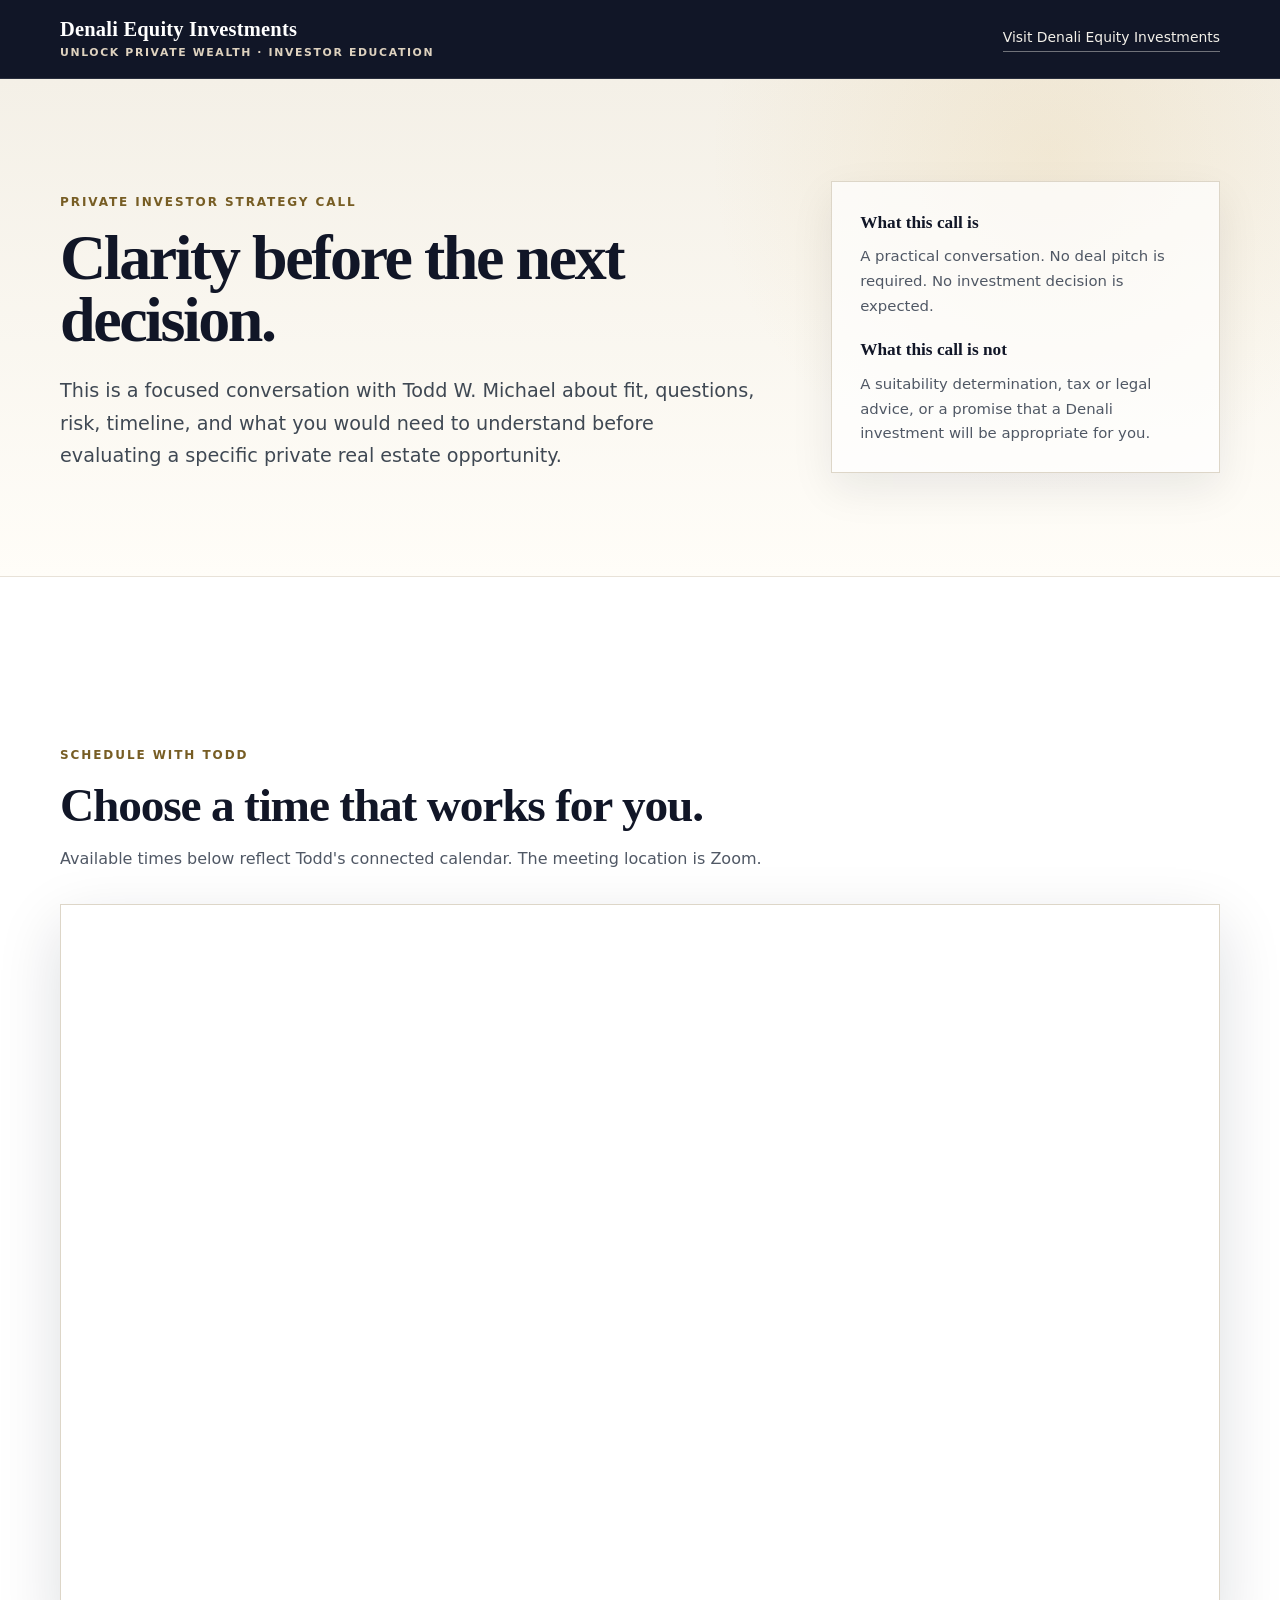
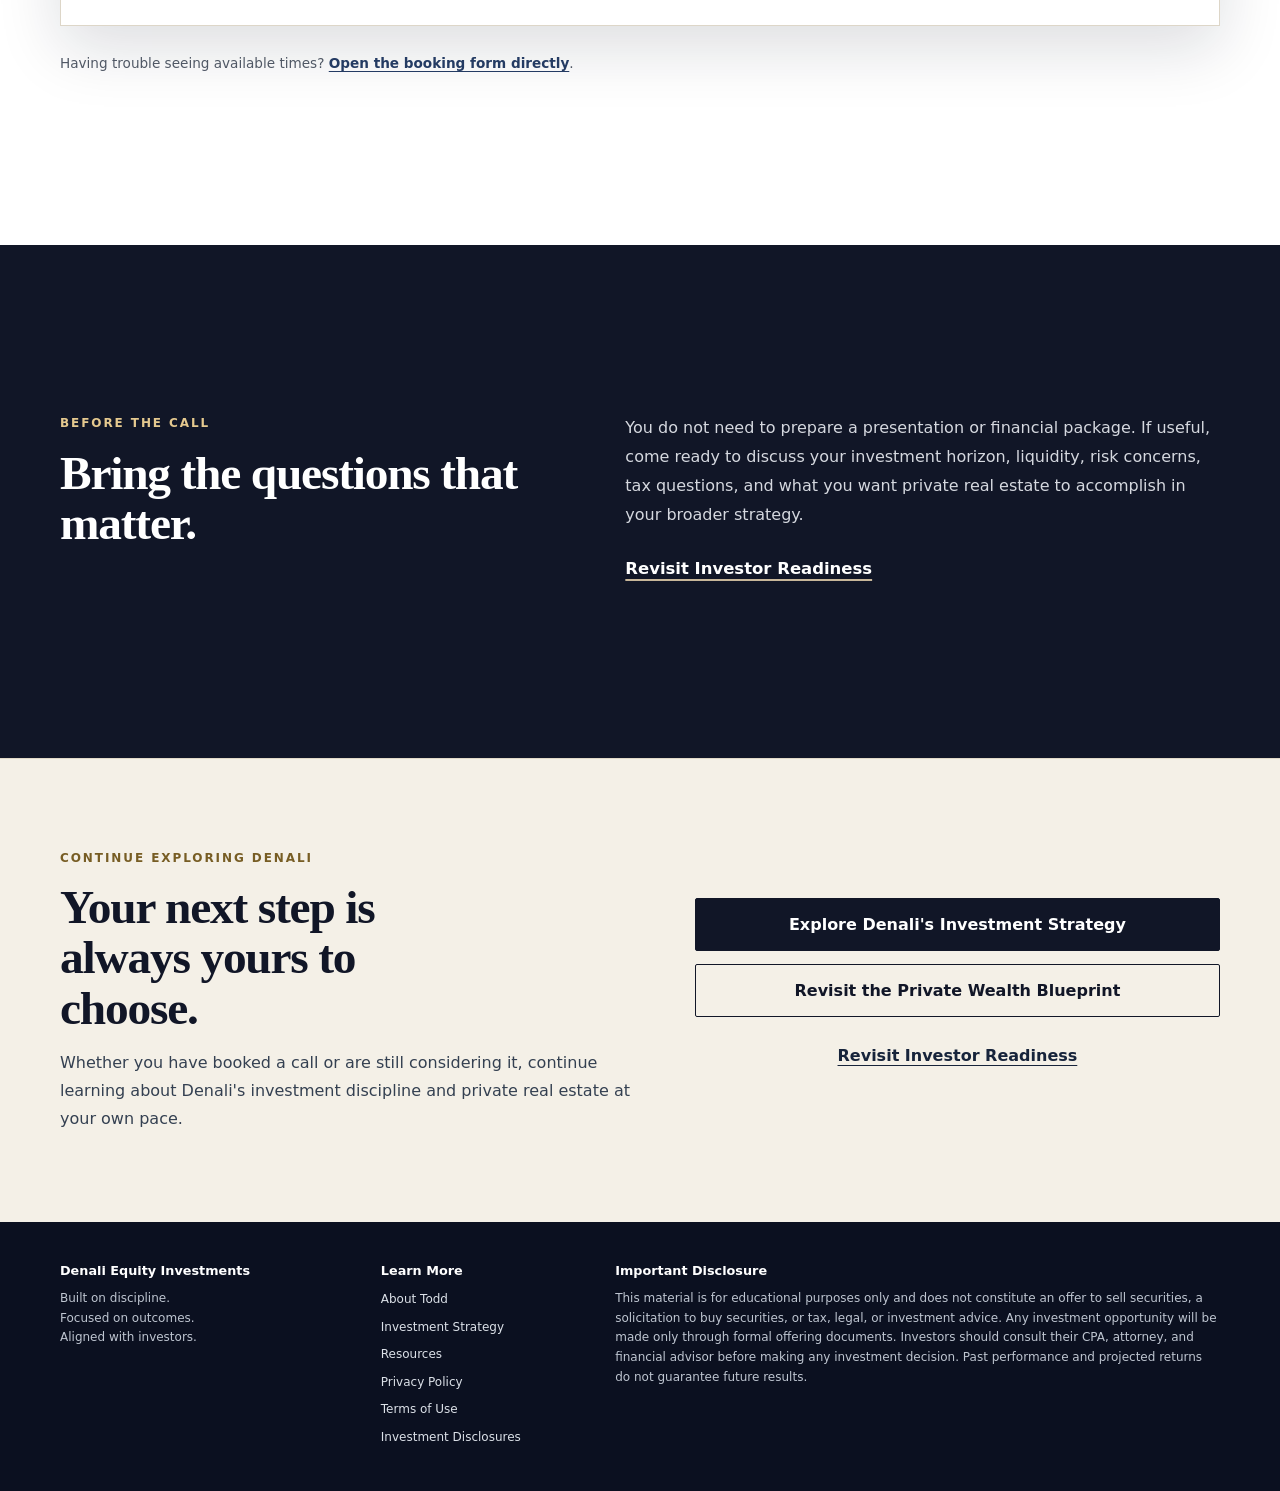
<file: strategy-call/index.html>
<!doctype html>
<html lang="en">
<head>
  <meta charset="utf-8">
  <meta name="viewport" content="width=device-width, initial-scale=1">
  <title>Private Investor Strategy Call | Denali Equity Investments</title>
  <meta name="description" content="Schedule a focused private investor strategy call with Todd W. Michael of Denali Equity Investments.">
  <meta name="theme-color" content="#111627">
  <link rel="canonical" href="https://unlockmyprivatewealth.com/strategy-call/">
  <meta property="og:type" content="website">
  <meta property="og:title" content="Private Investor Strategy Call | Denali Equity Investments">
  <meta property="og:description" content="A focused conversation about fit, questions, risk, timeline, and what you need to understand before evaluating a private real estate opportunity.">
  <meta property="og:url" content="https://unlockmyprivatewealth.com/strategy-call/">
  <link rel="stylesheet" href="../assets/styles.css">
  <link rel="stylesheet" href="styles.css">
  <link rel="stylesheet" href="../assets/call-journey.css">
  <!-- Cloudflare Web Analytics -->
  <script type="module" src="https://static.cloudflareinsights.com/beacon.min.js" data-cf-beacon='{"token":"8735b4812188427ea2f9f67d6ec19e99"}'></script>
  <!-- End Cloudflare Web Analytics -->
  <!-- PostHog: anonymous page, engagement, and confirmed conversion analytics -->
  <script src="/assets/js/denali-posthog-config.js" defer></script>
  <script src="/assets/js/denali-analytics.js" defer></script>
</head>
<body>
  <a class="skip-link" href="#main">Skip to content</a>

  <header class="site-header">
    <div class="container header-inner">
      <a class="brand" href="https://denaliequityinvestments.com" aria-label="Denali Equity Investments home">
        <strong>Denali Equity Investments</strong>
        <span>Unlock Private Wealth · Investor Education</span>
      </a>
      <a class="header-link" href="https://denaliequityinvestments.com">Visit Denali Equity Investments</a>
    </div>
  </header>

  <main id="main">
    <section class="strategy-hero">
      <div class="container strategy-hero-grid">
        <div>
          <p class="eyebrow">Private Investor Strategy Call</p>
          <h1>Clarity before the next decision.</h1>
          <p class="strategy-lede">
            This is a focused conversation with Todd W. Michael about fit, questions, risk, timeline, and what you would need to understand before evaluating a specific private real estate opportunity.
          </p>
        </div>
        <aside class="strategy-note" aria-label="What to expect">
          <strong>What this call is</strong>
          <p>A practical conversation. No deal pitch is required. No investment decision is expected.</p>
          <strong>What this call is not</strong>
          <p>A suitability determination, tax or legal advice, or a promise that a Denali investment will be appropriate for you.</p>
        </aside>
      </div>
    </section>

    <section class="section section--white">
      <div class="container booking-shell">
        <div class="booking-heading">
          <p class="eyebrow">Schedule With Todd</p>
          <h2>Choose a time that works for you.</h2>
          <p>Available times below reflect Todd's connected calendar. The meeting location is Zoom.</p>
        </div>

        <div class="cal-frame" aria-label="Private Investor Strategy Call scheduling calendar">
          <div id="my-cal-inline"></div>
        </div>

        <div class="booking-fallback">
          <p>Having trouble seeing available times? <a id="cal-fallback" href="https://cal.com/toddwmichael/denali-equity-investments-private-investor-strategy-call" rel="noopener noreferrer" target="_blank">Open the booking form directly</a>.</p>
        </div>
      </div>
    </section>

    <section class="section section--dark">
      <div class="container call-prep-grid">
        <div>
          <p class="eyebrow eyebrow--light">Before the call</p>
          <h2>Bring the questions that matter.</h2>
        </div>
        <div class="call-prep-copy">
          <p>You do not need to prepare a presentation or financial package. If useful, come ready to discuss your investment horizon, liquidity, risk concerns, tax questions, and what you want private real estate to accomplish in your broader strategy.</p>
          <a class="call-prep-link" href="../readiness/">Revisit Investor Readiness</a>
        </div>
      </div>
    </section>

    <section class="denali-next" aria-labelledby="continue-denali-heading">
      <div class="container denali-next-grid">
        <div class="denali-next-copy">
          <p class="eyebrow">Continue exploring Denali</p>
          <h2 id="continue-denali-heading">Your next step is always yours to choose.</h2>
          <p>Whether you have booked a call or are still considering it, continue learning about Denali's investment discipline and private real estate at your own pace.</p>
        </div>
        <nav class="denali-next-links" aria-label="Continue your Denali journey">
          <a class="denali-next-primary" href="https://denaliequityinvestments.com/investment-strategy.html">Explore Denali's Investment Strategy</a>
          <a class="denali-next-secondary" href="../blueprint/">Revisit the Private Wealth Blueprint</a>
          <a class="denali-next-tertiary" href="../readiness/">Revisit Investor Readiness</a>
        </nav>
      </div>
    </section>
  </main>

  <footer class="site-footer">
    <div class="container footer-grid">
      <div>
        <strong>Denali Equity Investments</strong>
        <p>Built on discipline.<br>Focused on outcomes.<br>Aligned with investors.</p>
      </div>
      <div>
        <strong>Learn More</strong>
        <div class="footer-links">
          <a href="https://denaliequityinvestments.com/about-todd.html">About Todd</a>
          <a href="https://denaliequityinvestments.com/investment-strategy.html">Investment Strategy</a>
          <a href="https://denaliequityinvestments.com/resources.html">Resources</a>
          <a href="../privacy.html">Privacy Policy</a>
          <a href="../terms.html">Terms of Use</a>
          <a href="../disclosures.html">Investment Disclosures</a>
        </div>
      </div>
      <div>
        <strong>Important Disclosure</strong>
        <p>This material is for educational purposes only and does not constitute an offer to sell securities, a solicitation to buy securities, or tax, legal, or investment advice. Any investment opportunity will be made only through formal offering documents. Investors should consult their CPA, attorney, and financial advisor before making any investment decision. Past performance and projected returns do not guarantee future results.</p>
      </div>
    </div>
  </footer>

  <script src="strategy-call.js" defer></script>
</body>
</html>
</file>
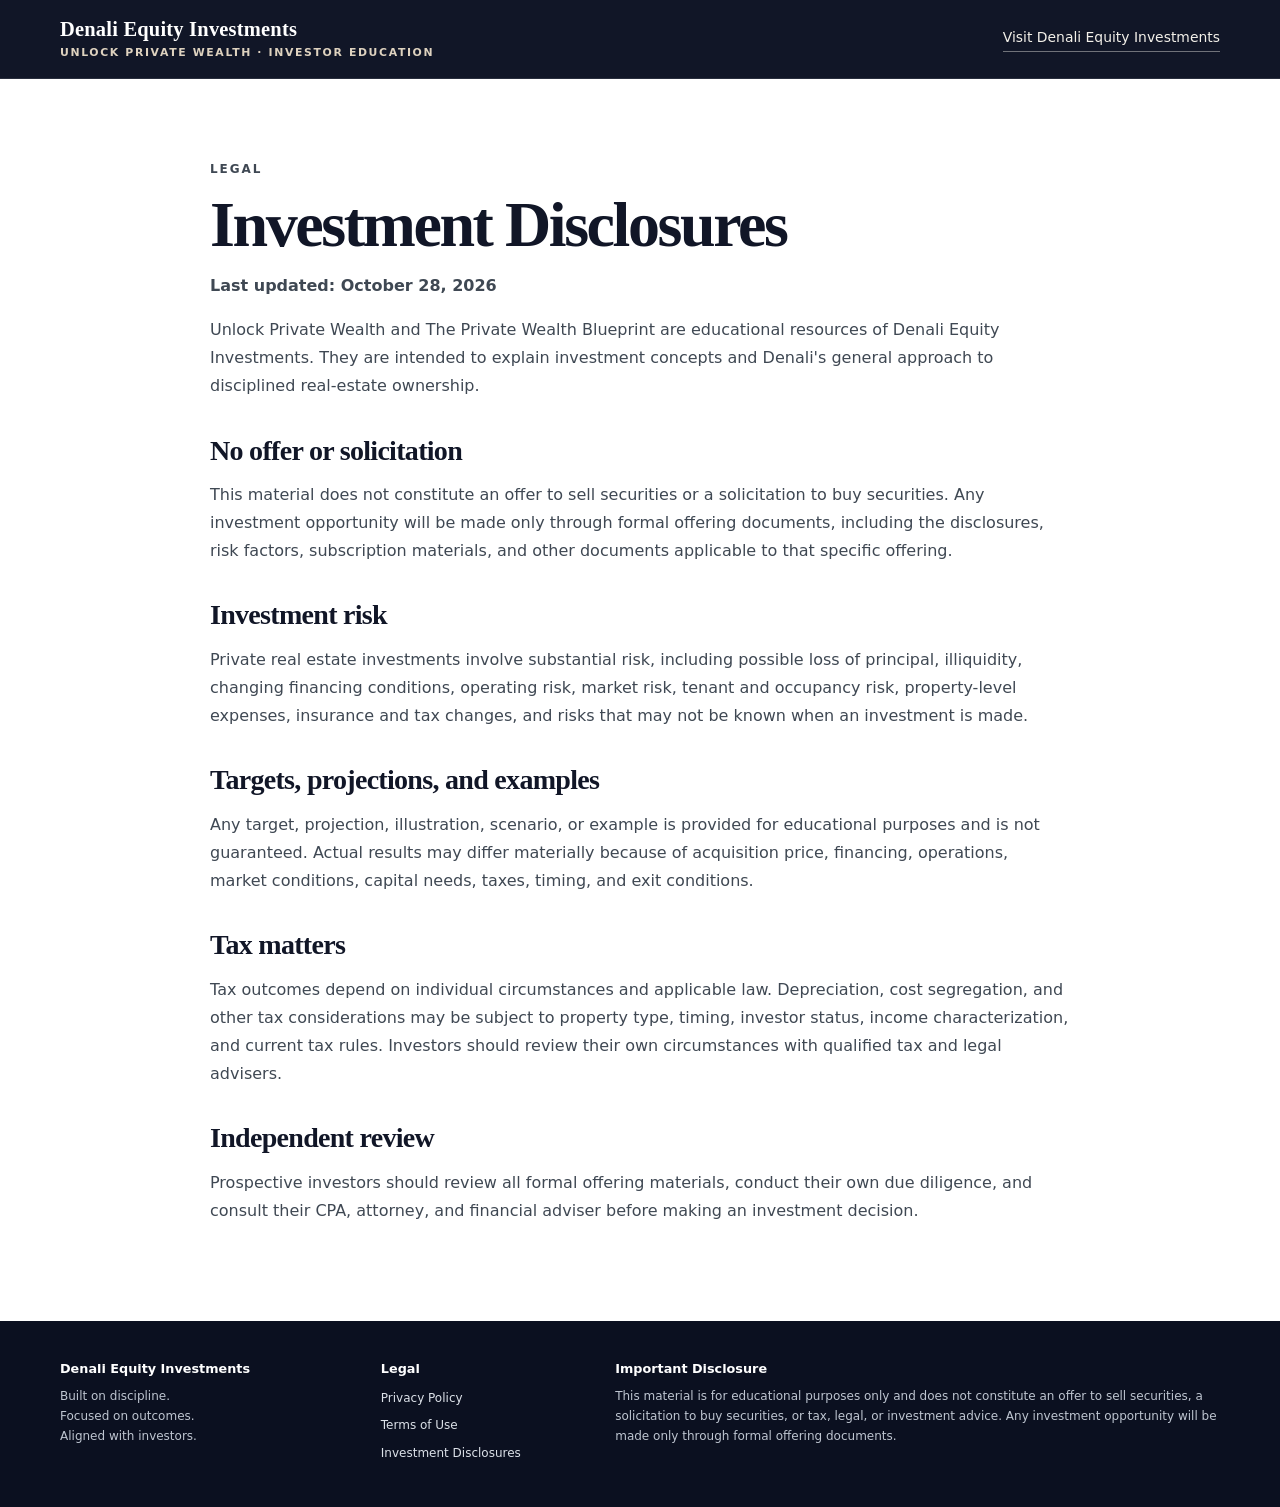
<file: disclosures.html>
<!doctype html>
<html lang="en">
<head>
  <meta charset="utf-8">
  <meta name="viewport" content="width=device-width, initial-scale=1">
  <meta name="theme-color" content="#111627">
  <link rel="canonical" href="https://unlockmyprivatewealth.com/disclosures.html">
  <title>Investment Disclosures | Denali Equity Investments</title>
  <meta name="description" content="Investment and risk disclosures for Denali Equity Investments educational materials.">
  <link rel="stylesheet" href="assets/styles.css">
  <!-- Cloudflare Web Analytics -->
  <script type="module" src="https://static.cloudflareinsights.com/beacon.min.js" data-cf-beacon='{"token":"8735b4812188427ea2f9f67d6ec19e99"}'></script>
  <!-- End Cloudflare Web Analytics -->
  <!-- PostHog: anonymous page, engagement, and confirmed conversion analytics -->
  <script src="/assets/js/denali-posthog-config.js" defer></script>
  <script src="/assets/js/denali-analytics.js" defer></script>
</head>
<body>
  <a class="skip-link" href="#main">Skip to content</a>
  <header class="site-header">
    <div class="container header-inner">
      <a class="brand" href="/" aria-label="Unlock Private Wealth home">
        <strong>Denali Equity Investments</strong>
        <span>Unlock Private Wealth · Investor Education</span>
      </a>
      <a class="header-link" href="https://denaliequityinvestments.com">Visit Denali Equity Investments</a>
    </div>
  </header>
  <main id="main" class="section section--white">
    <div class="container legal-page">
      <!-- LEGAL REVIEW: operational baseline. Offering-specific disclosures must come from counsel and formal offering documents. -->
<p class="eyebrow">Legal</p>
<h1>Investment Disclosures</h1>
<p><strong>Last updated: October 28, 2026</strong></p>
<p>Unlock Private Wealth and The Private Wealth Blueprint are educational resources of Denali Equity Investments. They are intended to explain investment concepts and Denali's general approach to disciplined real-estate ownership.</p>
<h2>No offer or solicitation</h2>
<p>This material does not constitute an offer to sell securities or a solicitation to buy securities. Any investment opportunity will be made only through formal offering documents, including the disclosures, risk factors, subscription materials, and other documents applicable to that specific offering.</p>
<h2>Investment risk</h2>
<p>Private real estate investments involve substantial risk, including possible loss of principal, illiquidity, changing financing conditions, operating risk, market risk, tenant and occupancy risk, property-level expenses, insurance and tax changes, and risks that may not be known when an investment is made.</p>
<h2>Targets, projections, and examples</h2>
<p>Any target, projection, illustration, scenario, or example is provided for educational purposes and is not guaranteed. Actual results may differ materially because of acquisition price, financing, operations, market conditions, capital needs, taxes, timing, and exit conditions.</p>
<h2>Tax matters</h2>
<p>Tax outcomes depend on individual circumstances and applicable law. Depreciation, cost segregation, and other tax considerations may be subject to property type, timing, investor status, income characterization, and current tax rules. Investors should review their own circumstances with qualified tax and legal advisers.</p>
<h2>Independent review</h2>
<p>Prospective investors should review all formal offering materials, conduct their own due diligence, and consult their CPA, attorney, and financial adviser before making an investment decision.</p>
    </div>
  </main>
  <footer class="site-footer">
    <div class="container footer-grid">
      <div><strong>Denali Equity Investments</strong><p>Built on discipline.<br>Focused on outcomes.<br>Aligned with investors.</p></div>
      <div><strong>Legal</strong><div class="footer-links"><a href="privacy.html">Privacy Policy</a><a href="terms.html">Terms of Use</a><a href="disclosures.html">Investment Disclosures</a></div></div>
      <div><strong>Important Disclosure</strong><p>This material is for educational purposes only and does not constitute an offer to sell securities, a solicitation to buy securities, or tax, legal, or investment advice. Any investment opportunity will be made only through formal offering documents.</p></div>
    </div>
  </footer>
</body>
</html>
</file>
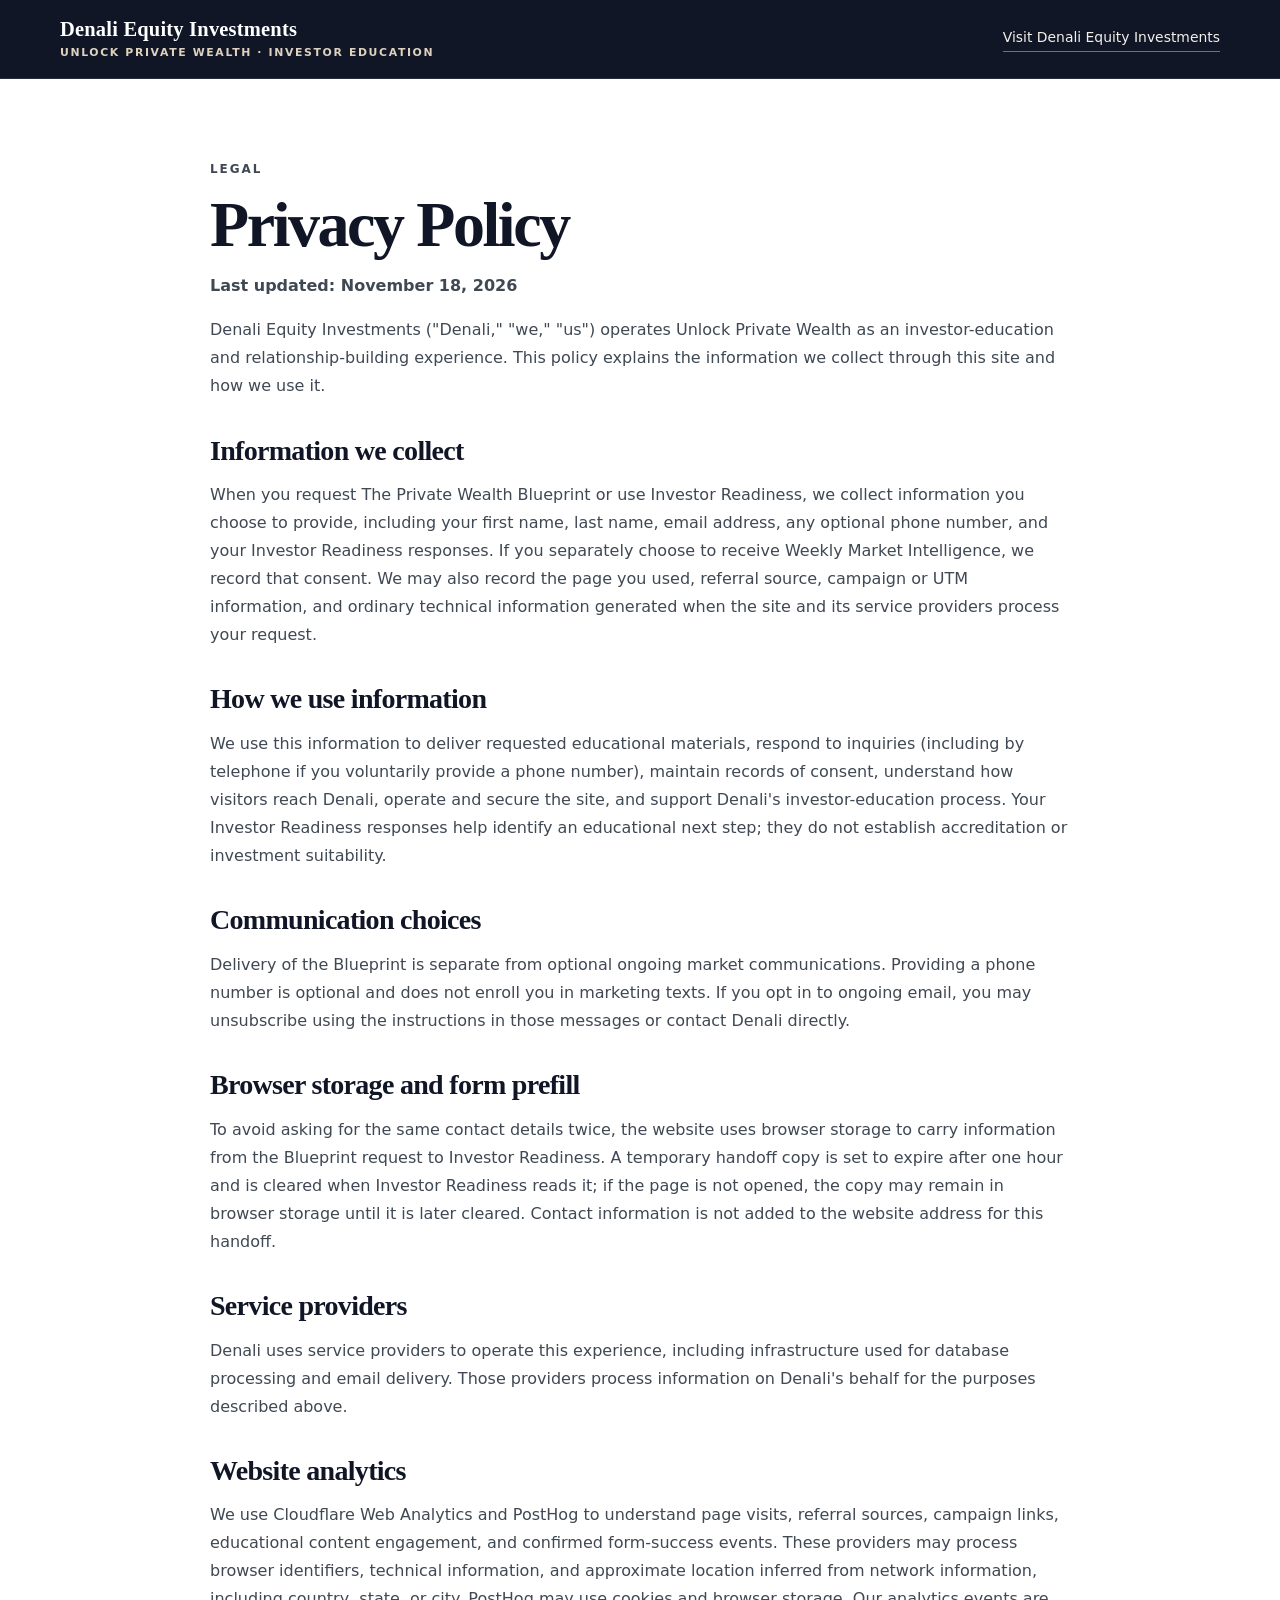
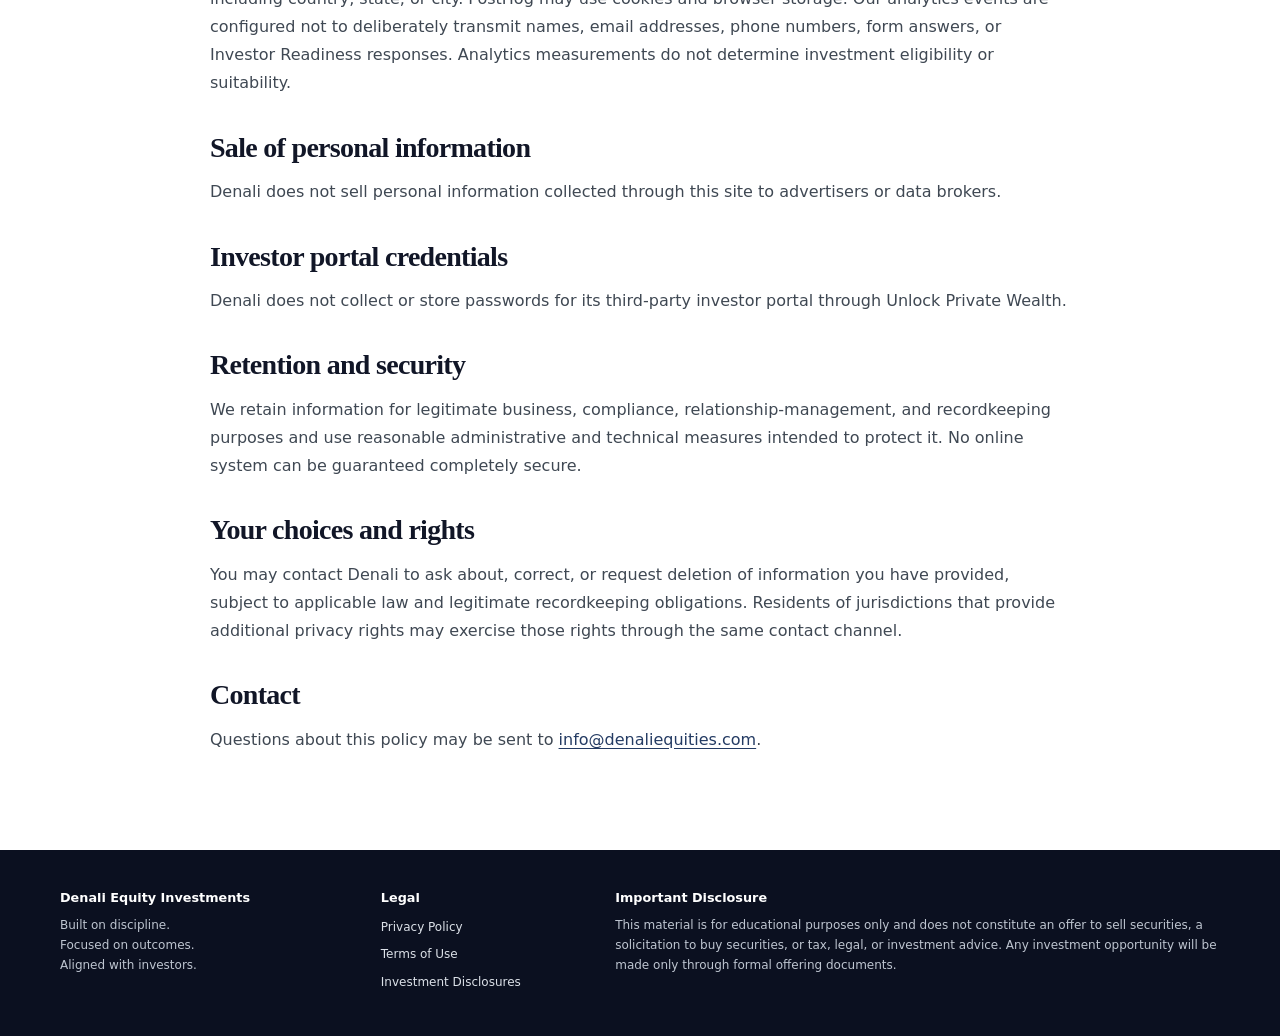
<file: privacy.html>
<!doctype html>
<html lang="en">
<head>
  <meta charset="utf-8">
  <meta name="viewport" content="width=device-width, initial-scale=1">
  <meta name="theme-color" content="#111627">
  <link rel="canonical" href="https://unlockmyprivatewealth.com/privacy.html">
  <title>Privacy Policy | Denali Equity Investments</title>
  <meta name="description" content="Privacy practices for Unlock Private Wealth and Denali Equity Investments.">
  <link rel="stylesheet" href="assets/styles.css">
  <!-- Cloudflare Web Analytics -->
  <script type="module" src="https://static.cloudflareinsights.com/beacon.min.js" data-cf-beacon='{"token":"8735b4812188427ea2f9f67d6ec19e99"}'></script>
  <!-- End Cloudflare Web Analytics -->
  <!-- PostHog: anonymous page, engagement, and confirmed conversion analytics -->
  <script src="/assets/js/denali-posthog-config.js" defer></script>
  <script src="/assets/js/denali-analytics.js" defer></script>
</head>
<body>
  <a class="skip-link" href="#main">Skip to content</a>
  <header class="site-header">
    <div class="container header-inner">
      <a class="brand" href="/" aria-label="Unlock Private Wealth home">
        <strong>Denali Equity Investments</strong>
        <span>Unlock Private Wealth · Investor Education</span>
      </a>
      <a class="header-link" href="https://denaliequityinvestments.com">Visit Denali Equity Investments</a>
    </div>
  </header>
  <main id="main" class="section section--white">
    <div class="container legal-page">
      <!-- LEGAL REVIEW: operational baseline. Review with counsel before paid campaigns or material expansion of data collection. -->
<p class="eyebrow">Legal</p>
<h1>Privacy Policy</h1>
<p><strong>Last updated: November 18, 2026</strong></p>
<p>Denali Equity Investments ("Denali," "we," "us") operates Unlock Private Wealth as an investor-education and relationship-building experience. This policy explains the information we collect through this site and how we use it.</p>
<h2>Information we collect</h2>
<p>When you request The Private Wealth Blueprint or use Investor Readiness, we collect information you choose to provide, including your first name, last name, email address, any optional phone number, and your Investor Readiness responses. If you separately choose to receive Weekly Market Intelligence, we record that consent. We may also record the page you used, referral source, campaign or UTM information, and ordinary technical information generated when the site and its service providers process your request.</p>
<h2>How we use information</h2>
<p>We use this information to deliver requested educational materials, respond to inquiries (including by telephone if you voluntarily provide a phone number), maintain records of consent, understand how visitors reach Denali, operate and secure the site, and support Denali's investor-education process. Your Investor Readiness responses help identify an educational next step; they do not establish accreditation or investment suitability.</p>
<h2>Communication choices</h2>
<p>Delivery of the Blueprint is separate from optional ongoing market communications. Providing a phone number is optional and does not enroll you in marketing texts. If you opt in to ongoing email, you may unsubscribe using the instructions in those messages or contact Denali directly.</p>
  <h2>Browser storage and form prefill</h2>
  <p>To avoid asking for the same contact details twice, the website uses browser storage to carry information from the Blueprint request to Investor Readiness. A temporary handoff copy is set to expire after one hour and is cleared when Investor Readiness reads it; if the page is not opened, the copy may remain in browser storage until it is later cleared. Contact information is not added to the website address for this handoff.</p>
<h2>Service providers</h2>
<p>Denali uses service providers to operate this experience, including infrastructure used for database processing and email delivery. Those providers process information on Denali's behalf for the purposes described above.</p>
<h2>Website analytics</h2>
<p>We use Cloudflare Web Analytics and PostHog to understand page visits, referral sources, campaign links, educational content engagement, and confirmed form-success events. These providers may process browser identifiers, technical information, and approximate location inferred from network information, including country, state, or city. PostHog may use cookies and browser storage. Our analytics events are configured not to deliberately transmit names, email addresses, phone numbers, form answers, or Investor Readiness responses. Analytics measurements do not determine investment eligibility or suitability.</p>
<h2>Sale of personal information</h2>
<p>Denali does not sell personal information collected through this site to advertisers or data brokers.</p>
<h2>Investor portal credentials</h2>
<p>Denali does not collect or store passwords for its third-party investor portal through Unlock Private Wealth.</p>
<h2>Retention and security</h2>
<p>We retain information for legitimate business, compliance, relationship-management, and recordkeeping purposes and use reasonable administrative and technical measures intended to protect it. No online system can be guaranteed completely secure.</p>
<h2>Your choices and rights</h2>
<p>You may contact Denali to ask about, correct, or request deletion of information you have provided, subject to applicable law and legitimate recordkeeping obligations. Residents of jurisdictions that provide additional privacy rights may exercise those rights through the same contact channel.</p>
<h2>Contact</h2>
<p>Questions about this policy may be sent to <a href="mailto:info@denaliequities.com">info@denaliequities.com</a>.</p>
    </div>
  </main>
  <footer class="site-footer">
    <div class="container footer-grid">
      <div><strong>Denali Equity Investments</strong><p>Built on discipline.<br>Focused on outcomes.<br>Aligned with investors.</p></div>
      <div><strong>Legal</strong><div class="footer-links"><a href="privacy.html">Privacy Policy</a><a href="terms.html">Terms of Use</a><a href="disclosures.html">Investment Disclosures</a></div></div>
      <div><strong>Important Disclosure</strong><p>This material is for educational purposes only and does not constitute an offer to sell securities, a solicitation to buy securities, or tax, legal, or investment advice. Any investment opportunity will be made only through formal offering documents.</p></div>
    </div>
  </footer>
</body>
</html>
</file>
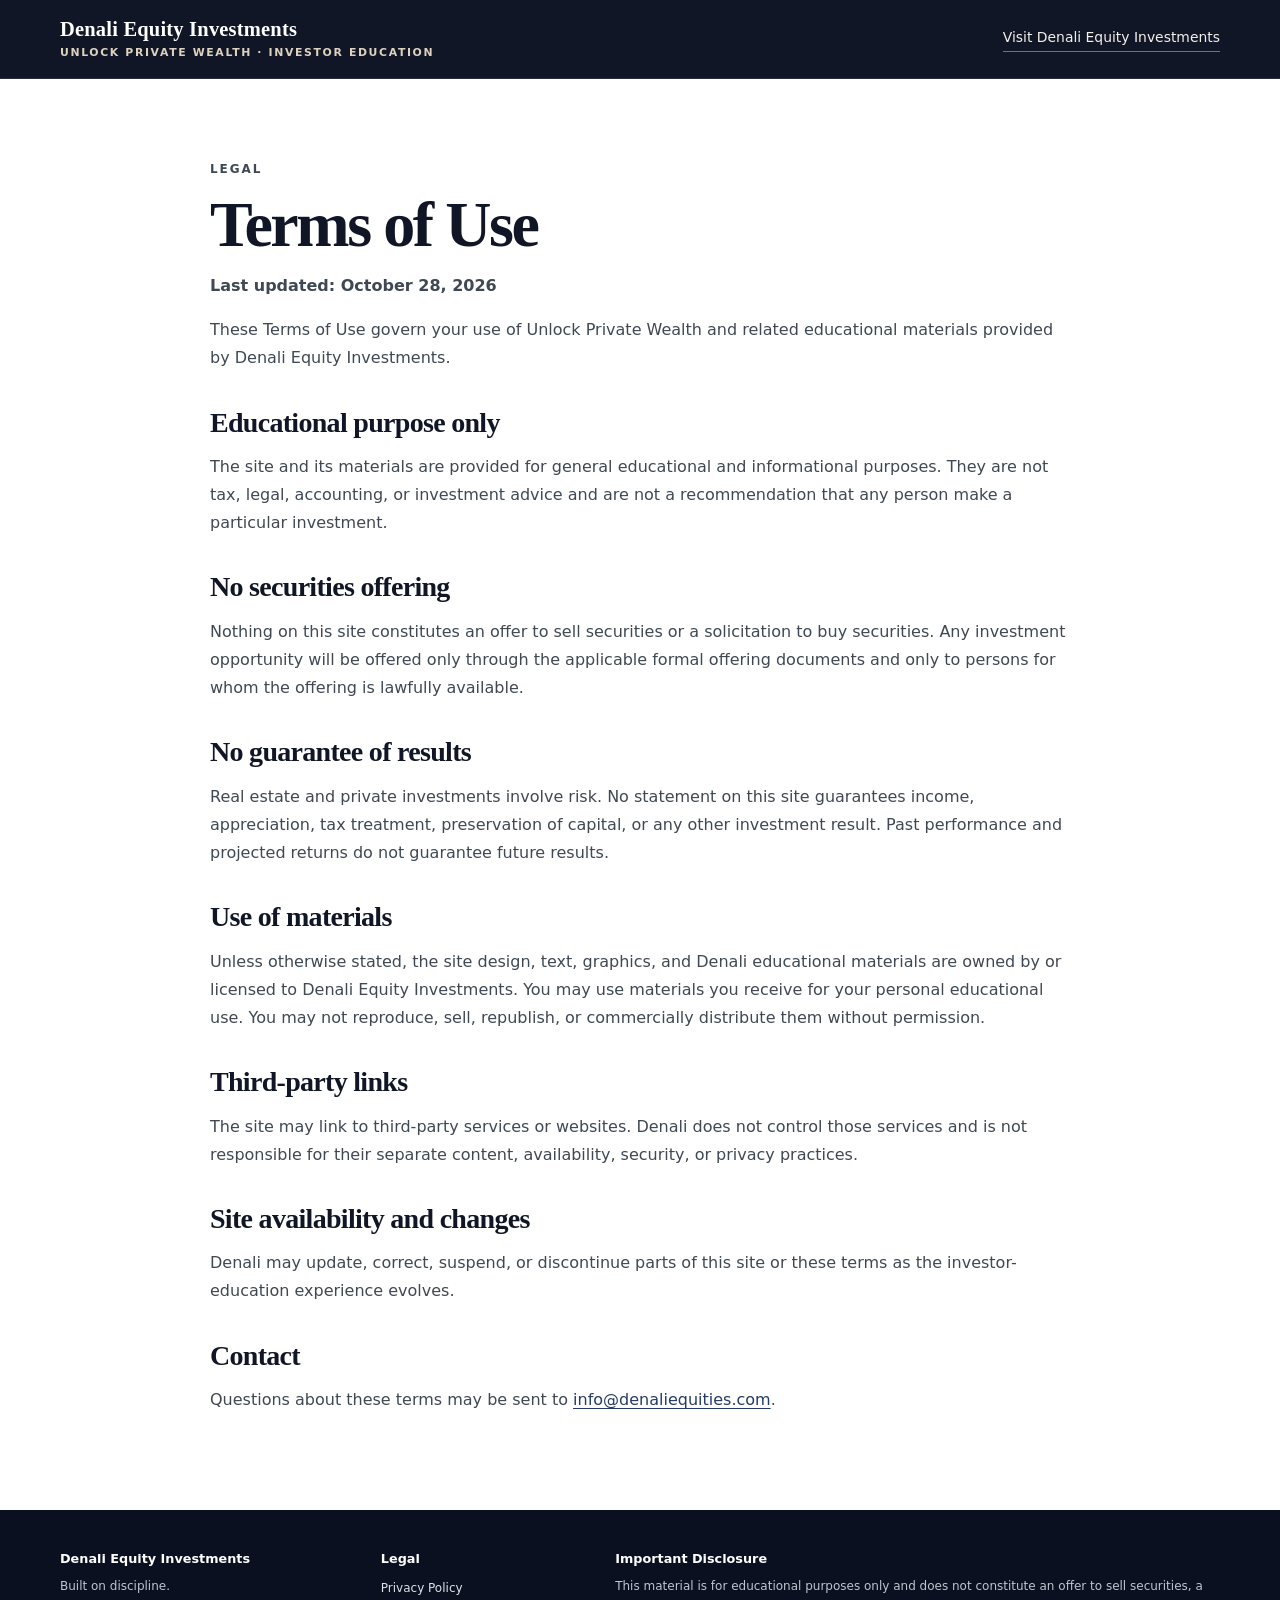
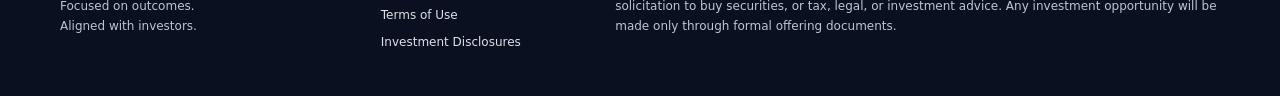
<file: terms.html>
<!doctype html>
<html lang="en">
<head>
  <meta charset="utf-8">
  <meta name="viewport" content="width=device-width, initial-scale=1">
  <meta name="theme-color" content="#111627">
  <link rel="canonical" href="https://unlockmyprivatewealth.com/terms.html">
  <title>Terms of Use | Denali Equity Investments</title>
  <meta name="description" content="Terms governing use of Unlock Private Wealth educational materials.">
  <link rel="stylesheet" href="assets/styles.css">
  <!-- Cloudflare Web Analytics -->
  <script type="module" src="https://static.cloudflareinsights.com/beacon.min.js" data-cf-beacon='{"token":"8735b4812188427ea2f9f67d6ec19e99"}'></script>
  <!-- End Cloudflare Web Analytics -->
  <!-- PostHog: anonymous page, engagement, and confirmed conversion analytics -->
  <script src="/assets/js/denali-posthog-config.js" defer></script>
  <script src="/assets/js/denali-analytics.js" defer></script>
</head>
<body>
  <a class="skip-link" href="#main">Skip to content</a>
  <header class="site-header">
    <div class="container header-inner">
      <a class="brand" href="/" aria-label="Unlock Private Wealth home">
        <strong>Denali Equity Investments</strong>
        <span>Unlock Private Wealth · Investor Education</span>
      </a>
      <a class="header-link" href="https://denaliequityinvestments.com">Visit Denali Equity Investments</a>
    </div>
  </header>
  <main id="main" class="section section--white">
    <div class="container legal-page">
      <!-- LEGAL REVIEW: operational baseline. Review with counsel before paid campaigns or material expansion of services. -->
<p class="eyebrow">Legal</p>
<h1>Terms of Use</h1>
<p><strong>Last updated: October 28, 2026</strong></p>
<p>These Terms of Use govern your use of Unlock Private Wealth and related educational materials provided by Denali Equity Investments.</p>
<h2>Educational purpose only</h2>
<p>The site and its materials are provided for general educational and informational purposes. They are not tax, legal, accounting, or investment advice and are not a recommendation that any person make a particular investment.</p>
<h2>No securities offering</h2>
<p>Nothing on this site constitutes an offer to sell securities or a solicitation to buy securities. Any investment opportunity will be offered only through the applicable formal offering documents and only to persons for whom the offering is lawfully available.</p>
<h2>No guarantee of results</h2>
<p>Real estate and private investments involve risk. No statement on this site guarantees income, appreciation, tax treatment, preservation of capital, or any other investment result. Past performance and projected returns do not guarantee future results.</p>
<h2>Use of materials</h2>
<p>Unless otherwise stated, the site design, text, graphics, and Denali educational materials are owned by or licensed to Denali Equity Investments. You may use materials you receive for your personal educational use. You may not reproduce, sell, republish, or commercially distribute them without permission.</p>
<h2>Third-party links</h2>
<p>The site may link to third-party services or websites. Denali does not control those services and is not responsible for their separate content, availability, security, or privacy practices.</p>
<h2>Site availability and changes</h2>
<p>Denali may update, correct, suspend, or discontinue parts of this site or these terms as the investor-education experience evolves.</p>
<h2>Contact</h2>
<p>Questions about these terms may be sent to <a href="mailto:info@denaliequities.com">info@denaliequities.com</a>.</p>
    </div>
  </main>
  <footer class="site-footer">
    <div class="container footer-grid">
      <div><strong>Denali Equity Investments</strong><p>Built on discipline.<br>Focused on outcomes.<br>Aligned with investors.</p></div>
      <div><strong>Legal</strong><div class="footer-links"><a href="privacy.html">Privacy Policy</a><a href="terms.html">Terms of Use</a><a href="disclosures.html">Investment Disclosures</a></div></div>
      <div><strong>Important Disclosure</strong><p>This material is for educational purposes only and does not constitute an offer to sell securities, a solicitation to buy securities, or tax, legal, or investment advice. Any investment opportunity will be made only through formal offering documents.</p></div>
    </div>
  </footer>
</body>
</html>
</file>
<file: assets/styles.css>
:root {
  --denali-blue: #111627;
  --denali-blue-soft: #1d263b;
  --denali-taupe: #c8b79a;
  --denali-light: #f7f5ef;
  --denali-paper: #fffdf8;
  --denali-white: #ffffff;
  --denali-text: #171717;
  --denali-muted: #505865;
  --denali-gold: #dab363;
  --denali-gold-dark: #775d24;
  --denali-line: #ddd6c8;
  --success: #225b3d;
  --error: #8c2f2f;
  --shadow: 0 22px 60px rgba(17, 22, 39, 0.14);
  --max-width: min(1160px, calc(100% - 2rem));
}

* { box-sizing: border-box; }
html { scroll-behavior: smooth; }
body {
  margin: 0;
  min-height: 100%;
  color: var(--denali-text);
  background: var(--denali-light);
  font-family: Inter, system-ui, -apple-system, BlinkMacSystemFont, "Segoe UI", sans-serif;
  line-height: 1.65;
  -webkit-font-smoothing: antialiased;
}
img { max-width: 100%; }
a { color: inherit; }
button, input { font: inherit; }
.container { width: var(--max-width); margin: 0 auto; }

.skip-link {
  position: absolute;
  left: 1rem;
  top: -5rem;
  z-index: 1000;
  background: var(--denali-white);
  color: var(--denali-blue);
  padding: .75rem 1rem;
  border-radius: 3px;
}
.skip-link:focus { top: 1rem; }

.site-header {
  background: var(--denali-blue);
  color: var(--denali-white);
  border-bottom: 1px solid rgba(255,255,255,.1);
}
.header-inner {
  min-height: 78px;
  display: flex;
  align-items: center;
  justify-content: space-between;
  gap: 2rem;
}
.brand {
  display: flex;
  flex-direction: column;
  text-decoration: none;
  line-height: 1.15;
}
.brand strong {
  font-family: Georgia, Cambria, "Times New Roman", serif;
  font-size: 1.28rem;
  font-weight: 600;
  letter-spacing: .01em;
}
.brand span {
  margin-top: .36rem;
  color: #ded2bf;
  font-size: .68rem;
  font-weight: 700;
  letter-spacing: .15em;
  text-transform: uppercase;
}
.header-link {
  color: #f4f1ea;
  font-size: .87rem;
  text-decoration: none;
  border-bottom: 1px solid rgba(244,241,234,.42);
  padding-bottom: .18rem;
}
.header-link:hover,
.header-link:focus-visible { border-bottom-color: var(--denali-gold); }

.eyebrow {
  margin: 0 0 .85rem;
  color: var(--denali-gold-dark);
  font-size: .75rem;
  font-weight: 800;
  letter-spacing: .16em;
  text-transform: uppercase;
}
.eyebrow--light { color: #e5c98f; }

h1, h2, h3 {
  margin: 0;
  font-family: Georgia, Cambria, "Times New Roman", serif;
  font-weight: 600;
  color: var(--denali-blue);
}
h1 {
  max-width: 690px;
  font-size: clamp(2.7rem, 5vw, 4.7rem);
  line-height: .98;
  letter-spacing: -.038em;
}
h2 {
  font-size: clamp(2rem, 3.7vw, 3.15rem);
  line-height: 1.06;
  letter-spacing: -.025em;
}
h3 { font-size: 1.25rem; line-height: 1.2; }

.hero {
  position: relative;
  overflow: hidden;
  background:
    radial-gradient(circle at 84% 12%, rgba(218,179,99,.16), transparent 31%),
    linear-gradient(180deg, #f4f0e7 0%, var(--denali-paper) 100%);
  border-bottom: 1px solid #e8e2d8;
  padding: 4.7rem 0 5.2rem;
}
.hero-grid {
  display: grid;
  grid-template-columns: minmax(0, 1.02fr) minmax(360px, .78fr);
  gap: 4rem;
  align-items: start;
}
.hero-lede {
  max-width: 680px;
  margin: 1.55rem 0 0;
  color: #3f4853;
  font-size: clamp(1.07rem, 1.6vw, 1.24rem);
  line-height: 1.62;
}
.hero-proof {
  margin: 1.6rem 0 0;
  padding: 0;
  list-style: none;
  display: grid;
  gap: .68rem;
  color: #323b45;
  font-size: .98rem;
}
.hero-proof li { position: relative; padding-left: 1.42rem; }
.hero-proof li::before {
  content: "";
  position: absolute;
  left: 0;
  top: .72em;
  width: .46rem;
  height: .46rem;
  border-radius: 50%;
  background: var(--denali-gold-dark);
}

.form-card {
  background: var(--denali-white);
  border: 1px solid var(--denali-line);
  box-shadow: var(--shadow);
  padding: 1.7rem;
}
.form-card-top {
  display: grid;
  grid-template-columns: 108px 1fr;
  gap: 1.2rem;
  align-items: center;
  margin-bottom: 1.35rem;
  padding-bottom: 1.3rem;
  border-bottom: 1px solid #e9e4da;
}
.form-cover {
  display: block;
  width: 108px;
  border: 1px solid #d7d0c5;
  box-shadow: 0 12px 26px rgba(17,22,39,.16);
}
.form-card h2 {
  font-size: 1.55rem;
  line-height: 1.08;
}
.form-card-top p {
  margin: .55rem 0 0;
  color: var(--denali-muted);
  font-size: .87rem;
  line-height: 1.5;
}
.form-grid { display: grid; gap: .95rem; }
.field-row { display: grid; grid-template-columns: 1fr 1fr; gap: .8rem; }
.field { display: grid; gap: .38rem; }
.field label {
  color: #29313a;
  font-size: .8rem;
  font-weight: 750;
}
.field input {
  width: 100%;
  min-height: 48px;
  padding: .72rem .8rem;
  border: 1px solid #aaa79f;
  border-radius: 2px;
  background: var(--denali-white);
  color: var(--denali-text);
}
.field input:focus {
  outline: 3px solid rgba(218,179,99,.3);
  outline-offset: 1px;
  border-color: #715a2c;
}
.honeypot {
  position: absolute !important;
  left: -9999px !important;
  width: 1px !important;
  height: 1px !important;
  overflow: hidden !important;
}
.checkbox-wrap {
  display: grid;
  grid-template-columns: 1.1rem 1fr;
  gap: .62rem;
  align-items: start;
  color: #444d58;
  font-size: .79rem;
  line-height: 1.48;
}
.checkbox-wrap input { margin: .22rem 0 0; width: 1rem; height: 1rem; accent-color: var(--denali-blue); }
.primary-button {
  min-height: 52px;
  width: 100%;
  border: 1px solid var(--denali-gold);
  border-radius: 2px;
  background: var(--denali-gold);
  color: #111827;
  font-weight: 800;
  cursor: pointer;
  transition: transform .16s ease, background .16s ease;
}
.primary-button:hover { transform: translateY(-1px); background: #e2bd72; }
.primary-button:focus-visible { outline: 3px solid rgba(17,22,39,.35); outline-offset: 2px; }
.primary-button[disabled] { cursor: wait; opacity: .72; transform: none; }
.form-note {
  margin: 0;
  color: #5a626c;
  font-size: .74rem;
  line-height: 1.5;
}
.form-status {
  display: none;
  margin: 0;
  padding: .72rem .8rem;
  border-left: 3px solid currentColor;
  font-size: .82rem;
  line-height: 1.45;
}
.form-status.is-visible { display: block; }
.form-status.is-error { color: var(--error); background: #fff5f5; }
.form-status.is-success { color: var(--success); background: #f1faf4; }
.preview-notice {
  display: none;
  margin: 0 0 1rem;
  padding: .7rem .8rem;
  background: #fff8e8;
  border: 1px solid #dfc988;
  color: #5b4618;
  font-size: .78rem;
}
.preview-notice.is-visible { display: block; }

.trust-strip {
  background: var(--denali-blue);
  color: var(--denali-white);
  border-bottom: 1px solid rgba(255,255,255,.08);
}
.trust-grid {
  display: grid;
  grid-template-columns: repeat(4, 1fr);
}
.trust-item {
  padding: 1.2rem 1.25rem;
  border-right: 1px solid rgba(255,255,255,.11);
  font-size: .78rem;
  font-weight: 780;
  letter-spacing: .075em;
  text-transform: uppercase;
  text-align: center;
  color: #ece6db;
}
.trust-item:last-child { border-right: 0; }

.section { padding: 5rem 0; }
.section--white { background: var(--denali-white); }
.section--paper { background: var(--denali-light); }
.section--dark { background: var(--denali-blue); color: var(--denali-white); }
.section--dark h2, .section--dark h3 { color: var(--denali-white); }
.section-intro {
  max-width: 770px;
  margin: 1.15rem 0 0;
  color: #4d5660;
  font-size: 1.05rem;
}
.section--dark .section-intro { color: #d9dde4; }
.cards {
  display: grid;
  grid-template-columns: repeat(2, 1fr);
  gap: 1rem;
  margin-top: 2.2rem;
}
.card {
  padding: 1.55rem;
  background: #fbfaf6;
  border: 1px solid var(--denali-line);
}
.card-number {
  display: block;
  margin-bottom: .7rem;
  color: var(--denali-gold-dark);
  font-size: .75rem;
  font-weight: 850;
  letter-spacing: .14em;
}
.card p {
  margin: .72rem 0 0;
  color: #46505a;
  font-size: .92rem;
}

.discipline-grid {
  display: grid;
  grid-template-columns: .92fr 1.08fr;
  gap: 4rem;
  align-items: center;
}
.statement {
  margin: 0;
  padding: 2rem 2rem 1.9rem;
  border-left: 3px solid var(--denali-gold);
  background: rgba(255,255,255,.045);
  color: #eef1f5;
  font-family: Georgia, Cambria, "Times New Roman", serif;
  font-size: clamp(1.4rem, 2.3vw, 2rem);
  line-height: 1.35;
}
.statement small {
  display: block;
  margin-top: 1rem;
  color: #cbd1d9;
  font-family: Inter, system-ui, sans-serif;
  font-size: .77rem;
  line-height: 1.5;
  letter-spacing: .05em;
  text-transform: uppercase;
}
.discipline-copy p {
  margin: 1rem 0 0;
  color: #d7dce3;
  max-width: 650px;
}
.text-link {
  display: inline-block;
  margin-top: 1.4rem;
  color: #f4dfb0;
  font-weight: 750;
  text-underline-offset: 4px;
}

.who-grid {
  display: grid;
  grid-template-columns: .75fr 1.25fr;
  gap: 4rem;
  align-items: start;
}
.who-list {
  display: grid;
  gap: 1rem;
}
.who-item {
  padding: 1.25rem 1.35rem;
  border: 1px solid var(--denali-line);
  background: var(--denali-white);
}
.who-item strong { color: var(--denali-blue); }
.who-item p { margin: .48rem 0 0; color: #4a535e; font-size: .9rem; }

.final-cta {
  background: #e9e1d3;
  padding: 4.2rem 0;
}
.final-cta-inner {
  display: grid;
  grid-template-columns: 1fr auto;
  gap: 2rem;
  align-items: center;
}
.final-cta p { margin: .75rem 0 0; color: #4a535d; max-width: 720px; }
.final-link {
  display: inline-flex;
  align-items: center;
  justify-content: center;
  min-height: 50px;
  padding: 0 1.25rem;
  border: 1px solid var(--denali-blue);
  border-radius: 2px;
  color: var(--denali-blue);
  text-decoration: none;
  font-weight: 800;
  white-space: nowrap;
}
.final-link:hover { background: var(--denali-white); }

.site-footer {
  background: #0b1020;
  color: #bec5d0;
  padding: 2.35rem 0 2.7rem;
  font-size: .75rem;
}
.footer-grid {
  display: grid;
  grid-template-columns: .65fr .45fr 1.4fr;
  gap: 2.5rem;
}
.site-footer strong { color: var(--denali-white); font-size: .8rem; }
.site-footer p { margin: .45rem 0 0; }
.footer-links { display: grid; gap: .48rem; margin-top: .55rem; }
.footer-links a { color: #dce1e8; text-decoration: none; }
.footer-links a:hover { color: var(--denali-white); text-decoration: underline; text-underline-offset: 3px; }

/* Blueprint delivery page */
.delivery-hero {
  background:
    radial-gradient(circle at 82% 15%, rgba(218,179,99,.16), transparent 31%),
    linear-gradient(180deg, #f4f0e7 0%, var(--denali-paper) 100%);
  padding: 4.8rem 0 5.2rem;
}
.delivery-grid {
  display: grid;
  grid-template-columns: .96fr 1.04fr;
  gap: 3.6rem;
  align-items: center;
}
.delivery-lede {
  margin: 1.45rem 0 0;
  color: #3f4853;
  max-width: 640px;
  font-size: 1.15rem;
}
.delivery-actions { margin-top: 2rem; }
.delivery-button {
  display: inline-flex;
  align-items: center;
  justify-content: center;
  min-height: 52px;
  padding: 0 1.45rem;
  border: 1px solid var(--denali-gold);
  border-radius: 2px;
  background: var(--denali-gold);
  color: #111827;
  text-decoration: none;
  font-weight: 800;
}
.book-stage { position: relative; padding: 2.3rem 1rem 1.6rem; }
.book-stage::before,
.book-stage::after {
  content: "";
  position: absolute;
  z-index: 0;
  inset: 3.4rem 2rem 1rem 3.7rem;
  background: #e9e2d7;
  border: 1px solid #d5cabc;
  transform: rotate(3.1deg);
  box-shadow: 0 15px 34px rgba(17,22,39,.1);
}
.book-stage::after {
  inset: 2.8rem 3rem 1.8rem 2.7rem;
  transform: rotate(-2.2deg);
  background: #f2ede5;
}
.book-cover { position: relative; z-index: 2; display: block; width: 100%; border: 1px solid #d8d1c8; box-shadow: var(--shadow); }
.delivery-next { background: var(--denali-blue); color: var(--denali-white); padding: 4rem 0; }
.delivery-next h2 { color: var(--denali-white); max-width: 760px; }
.delivery-next p { color: #d8dde5; max-width: 760px; margin: .95rem 0 0; }

@media (max-width: 900px) {
  .hero-grid, .discipline-grid, .who-grid, .delivery-grid { grid-template-columns: 1fr; }
  .hero-grid, .delivery-grid { gap: 2.8rem; }
  .form-card { max-width: 690px; }
  .discipline-grid, .who-grid { gap: 2rem; }
  .trust-grid { grid-template-columns: repeat(2, 1fr); }
  .trust-item:nth-child(2) { border-right: 0; }
  .trust-item:nth-child(-n+2) { border-bottom: 1px solid rgba(255,255,255,.11); }
  .final-cta-inner { grid-template-columns: 1fr; }
  .final-link { justify-self: start; }
  .footer-grid { grid-template-columns: 1fr; gap: 1.6rem; }
}

@media (max-width: 620px) {
  .header-inner { min-height: 70px; }
  .header-link { display: none; }
  .brand strong { font-size: 1.05rem; }
  .brand span { font-size: .61rem; }
  .hero, .delivery-hero { padding: 3.6rem 0 4rem; }
  .field-row, .cards, .trust-grid { grid-template-columns: 1fr; }
  .trust-item { border-right: 0; border-bottom: 1px solid rgba(255,255,255,.11); }
  .trust-item:last-child { border-bottom: 0; }
  .form-card-top { grid-template-columns: 84px 1fr; }
  .form-cover { width: 84px; }
  .section { padding: 4rem 0; }
  .final-cta { padding: 3.5rem 0; }
  .delivery-button { width: 100%; text-align: center; }
  .book-stage { padding-left: .2rem; padding-right: .2rem; }
}

@media (prefers-reduced-motion: reduce) {
  html { scroll-behavior: auto; }
  *, *::before, *::after { transition-duration: 0.01ms !important; animation-duration: 0.01ms !important; animation-iteration-count: 1 !important; }
}


/* Legal / utility pages */
.legal-page { max-width: 860px; }
.legal-page h1 { margin-bottom: 1rem; }
.legal-page h2 { margin-top: 2.2rem; font-size: clamp(1.35rem,2.5vw,1.75rem); }
.legal-page p { color: #3f4853; line-height: 1.75; }
.legal-page a { color: #243b63; text-underline-offset: 3px; }
</file>
<file: assets/security.css>
.turnstile-wrap {
  width: 100%;
  min-height: 0;
}

.cf-turnstile {
  width: 100%;
}

.readiness-identity {
  background: #ffffff;
  border-left: 4px solid var(--denali-blue);
}

.readiness-identity .field-row,
.readiness-identity .field {
  margin-top: .65rem;
}

.choice-row--three {
  grid-template-columns: repeat(3, minmax(0, 1fr));
}

@media (max-width: 760px) {
  .choice-row--three {
    grid-template-columns: 1fr;
  }
}

/* Investor Readiness editorial release: legibility and restored sections */
.readiness-form .readiness-group > p,
.readiness-form .readiness-group legend,
.readiness-form .readiness-submit-wrap > p,
.readiness-form .readiness-identity p,
.readiness-reference p,
.readiness-reference li,
.readiness-final p,
.readiness-final h3 { color: #17243b; }
.readiness-hero .readiness-lede { color: #354253; }
.readiness-hero .readiness-note { color: #455262; }
.readiness-hero .eyebrow { color: #775d24; }
.readiness-final { border-left: 4px solid #8b713d; background: #f7f4ee; padding: clamp(1.1rem,3vw,1.8rem); margin: 2rem 0 1.25rem; }
.readiness-final .readiness-final-question { font-family: Georgia, serif; font-size: clamp(1.2rem,2.3vw,1.55rem); line-height: 1.5; font-weight: 600; margin: .6rem 0; }
.readiness-clarifier { font-size: .95rem; }
.readiness-reference .container { max-width: 1040px; }
.readiness-section-intro { max-width: 76ch; }
.readiness-reference-list { display: grid; grid-template-columns: repeat(2,minmax(0,1fr)); gap: .75rem 2rem; list-style: none; padding: 0; margin: 1.5rem 0 0; }
.readiness-reference-list li { position: relative; padding: .75rem .75rem .75rem 1.8rem; border-bottom: 1px solid #d9d3c8; line-height: 1.55; }
.readiness-reference-list li::before { content: '□'; position: absolute; left: 0; color: #695324; font-weight: 700; }
@media (max-width: 720px) { .readiness-reference-list { grid-template-columns: 1fr; } }


/* Corrective visual QA: restore desktop rhythm without changing the form fields. */
.readiness-intro h2 {
  font-size: clamp(2rem, 3vw, 2.7rem);
  line-height: 1.12;
}
.readiness-shell .readiness-form { gap: .82rem; }
.readiness-form .readiness-group { padding: 1.2rem 1.4rem; }
.readiness-form .readiness-group > p { line-height: 1.65; }
.readiness-form .readiness-submit-wrap > p { color: #273448; }
.readiness-final .eyebrow { color: #775d24; }
.readiness-reference .readiness-section-intro { color: #354253; }
.readiness-reference h2 { max-width: 850px; }

/* Twelve sponsor questions: two readable desktop columns, one on mobile. */
.section--dark .readiness-sponsor-grid {
  grid-template-columns: minmax(0, 1fr);
  gap: 2rem;
}
.readiness-sponsor-grid > div { max-width: 800px; }
.readiness-sponsor-grid .sponsor-questions {
  grid-template-columns: repeat(2, minmax(0, 1fr));
  gap: .8rem;
}
.readiness-sponsor-grid .sponsor-questions li { line-height: 1.55; }
@media (max-width: 760px) {
  .readiness-sponsor-grid .sponsor-questions { grid-template-columns: 1fr; }
  .readiness-form .readiness-group { padding: 1.15rem; }
  .readiness-intro h2 { font-size: clamp(1.95rem, 7.5vw, 2.5rem); }
}
</file>
<file: assets/call-journey.css>
/* DENALI CALL EXPERIENCE — shared across the three booking pages. */
.booking-fallback { justify-content:flex-start; padding:.7rem 0 0; margin-top:1rem; }
.booking-fallback p { font-size:.85rem; line-height:1.6; }
.booking-fallback a { color:#243b63; font-weight:700; text-underline-offset:3px; }
.booking-fallback a:hover,.booking-fallback a:focus-visible { color:#111627; }
.denali-next { background:#f4f0e7; border-top:1px solid #e2d9c8; padding:clamp(3.6rem,7vw,5.8rem) 0; }
.denali-next-grid { display:grid; grid-template-columns:minmax(0,1fr) minmax(280px,.92fr); align-items:center; gap:clamp(1.8rem,5vw,4rem); }
.denali-next-copy h2 { max-width:18ch; }
.denali-next-copy > p:last-child { max-width:62ch; color:#344051; line-height:1.75; margin:1rem 0 0; }
.denali-next-links { display:flex; flex-direction:column; align-items:stretch; gap:.8rem; }
.denali-next-links a { text-decoration:none; font-weight:750; line-height:1.4; padding:.9rem 1.15rem; border:1px solid #111627; border-radius:2px; min-height:51px; display:flex; align-items:center; justify-content:center; text-align:center; }
.denali-next-primary { background:#111627; color:#fff; }
.denali-next-primary:hover,.denali-next-primary:focus-visible { background:#fff; color:#111627; }
.denali-next-secondary { color:#111627; background:transparent; }
.denali-next-secondary:hover,.denali-next-secondary:focus-visible { background:#111627; color:#fff; }
.denali-next-tertiary { background:transparent; color:#17243b; text-decoration:underline !important; text-underline-offset:4px; border-color:transparent !important; font-weight:750; }
.denali-next-tertiary:hover,.denali-next-tertiary:focus-visible { color:#544216; text-decoration-thickness:2px; }
.call-prep-link { display:inline-block; padding:.4rem 0; font-weight:700; font-size:1.03rem; text-decoration-thickness:2px; text-underline-offset:5px; }
@media (max-width:820px) { .denali-next-grid { grid-template-columns:1fr; } }
/* Blueprint cover fix: the decorative stacked-paper pseudo-elements must not obscure the CTA. */
.book-stage > #readiness-link-cover { position:relative; z-index:4; width:100%; margin-top:1.3rem; display:flex; justify-content:center; text-align:center; }
</file>
<file: strategy-call/styles.css>
.strategy-hero {
  background:
    radial-gradient(circle at 82% 15%, rgba(218,179,99,.16), transparent 30%),
    linear-gradient(180deg, #f4f0e7 0%, var(--denali-paper) 100%);
  border-bottom: 1px solid #e8e2d8;
  padding: clamp(4rem, 8vw, 6.8rem) 0;
}

.strategy-hero-grid {
  display: grid;
  grid-template-columns: minmax(0, 1fr) minmax(300px, .56fr);
  gap: clamp(2rem, 6vw, 5rem);
  align-items: end;
}

.strategy-lede {
  max-width: 720px;
  margin: 1.45rem 0 0;
  color: #3f4853;
  font-size: clamp(1.04rem, 1.5vw, 1.22rem);
  line-height: 1.7;
}

.strategy-note {
  padding: 1.65rem 1.75rem;
  background: rgba(255,255,255,.72);
  border: 1px solid var(--denali-line);
  box-shadow: 0 16px 40px rgba(17,22,39,.08);
}

.strategy-note strong {
  display: block;
  color: var(--denali-blue);
  font-family: Georgia, Cambria, "Times New Roman", serif;
  font-size: 1.08rem;
}

.strategy-note p {
  margin: .45rem 0 1.15rem;
  color: var(--denali-muted);
  font-size: .93rem;
}

.strategy-note p:last-child { margin-bottom: 0; }

.section--white { background: var(--denali-white); }

.booking-shell {
  padding-top: clamp(4rem, 7vw, 6rem);
  padding-bottom: clamp(4rem, 7vw, 6rem);
}

.booking-heading {
  max-width: 780px;
  margin-bottom: 2rem;
}

.booking-heading p:not(.eyebrow) {
  margin: 1rem 0 0;
  color: var(--denali-muted);
}

.cal-frame {
  min-height: 720px;
  overflow: hidden;
  background: var(--denali-white);
  border: 1px solid var(--denali-line);
  box-shadow: var(--shadow);
}

#my-cal-inline {
  width: 100%;
  min-height: 720px;
  overflow: auto;
}

.booking-fallback {
  display: flex;
  align-items: center;
  justify-content: space-between;
  gap: 1.5rem;
  margin-top: 1.25rem;
  padding: 1rem 0;
}

.booking-fallback p {
  margin: 0;
  color: var(--denali-muted);
  font-size: .9rem;
}

.delivery-button {
  display: inline-flex;
  align-items: center;
  justify-content: center;
  min-height: 48px;
  padding: .74rem 1.15rem;
  background: var(--denali-blue);
  color: var(--denali-white);
  text-decoration: none;
  font-size: .84rem;
  font-weight: 800;
  letter-spacing: .03em;
}

.delivery-button:hover,
.delivery-button:focus-visible {
  background: var(--denali-blue-soft);
}

.section--dark {
  background: var(--denali-blue);
  color: var(--denali-white);
}

.call-prep-grid {
  display: grid;
  grid-template-columns: minmax(0, .8fr) minmax(0, 1fr);
  gap: clamp(2rem, 7vw, 6rem);
  padding-top: clamp(4rem, 7vw, 6rem);
  padding-bottom: clamp(4rem, 7vw, 6rem);
}

.section--dark h2 { color: var(--denali-white); }

.call-prep-copy p {
  margin: 0 0 1.2rem;
  color: #d5d8df;
  line-height: 1.8;
}

.call-prep-link {
  color: var(--denali-white);
  text-decoration-color: var(--denali-taupe);
  text-underline-offset: .25rem;
}

@media (max-width: 820px) {
  .strategy-hero-grid,
  .call-prep-grid {
    grid-template-columns: 1fr;
  }

  .booking-fallback {
    align-items: flex-start;
    flex-direction: column;
  }

  .cal-frame,
  #my-cal-inline {
    min-height: 760px;
  }
}

@media (max-width: 560px) {
  .strategy-hero { padding: 3.3rem 0 3.8rem; }
  .strategy-note { padding: 1.3rem; }
  .cal-frame { border-left: 0; border-right: 0; margin-left: -1rem; margin-right: -1rem; }
}
</file>
<file: market-intelligence/market-intelligence.css>
/* Newsletter-specific additions only; preserve the shared Denali visual system. */
.intelligence-grid { align-items: start; }
.intelligence-card-heading { margin-bottom: 1.3rem; padding-bottom: 1.25rem; border-bottom: 1px solid #e9e4da; }
.intelligence-card-heading h2 { font-size: clamp(1.35rem, 2.3vw, 1.65rem); }
.intelligence-card-heading p:last-child { color: #3d434e; font-size: .93rem; margin: .55rem 0 0; }
.intelligence-eyebrow { color: #5a4618; font-size: .73rem; }
.intelligence-caveat { max-width: 640px; color: #3d434e; font-size: .85rem; margin-top: 1.9rem; }
.intelligence-followup-inner { max-width: 860px; }
.intelligence-followup-inner p:not(.eyebrow) { max-width: 750px; color: #3d434e; }
.intelligence-link { display: inline-block; margin-top: 1rem; color: #1d263b; font-weight: 750; text-underline-offset: .2em; }
.intelligence-link:focus-visible, .intelligence-card .form-note a:focus-visible { outline: 3px solid #775d24; outline-offset: 3px; }
.intelligence-card .checkbox-wrap { font-size: .87rem; color: #29313a; }
.intelligence-card .form-note { font-size: .81rem; color: #3d434e; }
.intelligence-card .form-note a { text-decoration: underline; text-underline-offset: .16em; }
@media (max-width: 900px) { .intelligence-grid { gap: 2rem; } }
</file>
<file: readiness/styles.css>
.readiness-hero {
  background:
    radial-gradient(circle at 82% 14%, rgba(218,179,99,.16), transparent 30%),
    linear-gradient(180deg, #f4f0e7 0%, #fffdf8 100%);
  border-bottom: 1px solid #e8e2d8;
  padding: 4.8rem 0 4.5rem;
}
.readiness-hero-inner { max-width: 900px; }
.readiness-lede {
  max-width: 800px;
  margin: 1.4rem 0 0;
  color: #3f4853;
  font-size: clamp(1.08rem, 1.6vw, 1.24rem);
}
.readiness-note {
  max-width: 820px;
  margin: 1.2rem 0 0;
  padding-left: 1rem;
  border-left: 3px solid #c8b79a;
  color: #505865;
  font-size: .92rem;
}
.readiness-shell { max-width: 940px; }
.readiness-intro {
  display: grid;
  grid-template-columns: 1fr .9fr;
  gap: 3rem;
  align-items: end;
  margin-bottom: 2.2rem;
}
.readiness-intro > p { margin: 0; color: #505865; }
.readiness-form { display: grid; gap: 1rem; }
.readiness-group {
  margin: 0;
  padding: 1.45rem 1.5rem;
  border: 1px solid #ddd6c8;
  background: #fbfaf6;
}
.readiness-group--gate { border-left: 4px solid #c8b79a; }
.readiness-group legend {
  padding: 0 .45rem;
  color: #111627;
  font-family: Georgia, Cambria, "Times New Roman", serif;
  font-size: 1.12rem;
  font-weight: 600;
}
.readiness-group > p { margin: .25rem 0 1rem; color: #46505a; }
.choice-row, .objective-grid { display: grid; gap: .7rem; }
.choice-row { grid-template-columns: repeat(2, minmax(0, 1fr)); }
.objective-grid { grid-template-columns: repeat(2, minmax(0, 1fr)); }
.choice-row label, .objective-grid label {
  display: flex;
  gap: .62rem;
  align-items: center;
  min-height: 50px;
  padding: .75rem .85rem;
  border: 1px solid #cfc7ba;
  background: #fff;
  cursor: pointer;
}
.choice-row label:hover, .objective-grid label:hover { border-color: #8c7b5c; }
.choice-row input, .objective-grid input { accent-color: #111627; }
.readiness-submit-wrap {
  display: grid;
  gap: .65rem;
  margin-top: .8rem;
  padding: 1.35rem;
  background: #e9e1d3;
}
.readiness-submit-wrap p { margin: 0; color: #505865; font-size: .82rem; }
.readiness-submit { max-width: 360px; }
.readiness-result {
  margin-top: 2.2rem;
  padding: 2rem;
  border: 1px solid #c8b79a;
  background: #fffdf8;
  box-shadow: 0 18px 48px rgba(17,22,39,.1);
}
.readiness-result h2 { max-width: 760px; }
.readiness-result > p:not(.eyebrow):not(.result-disclaimer) { color: #46505a; max-width: 760px; }
.result-details {
  display: grid;
  gap: .7rem;
  margin-top: 1.2rem;
  color: #46505a;
}
.result-details p { margin: 0; }
.result-actions {
  display: flex;
  flex-wrap: wrap;
  gap: .85rem;
  margin-top: 1.6rem;
}
.result-disclaimer {
  margin: 1.4rem 0 0;
  color: #6a7078;
  font-size: .78rem;
}
.readiness-sponsor-grid {
  display: grid;
  grid-template-columns: .85fr 1.15fr;
  gap: 4rem;
  align-items: start;
}
.sponsor-questions {
  margin: 0;
  padding: 0;
  list-style: none;
  display: grid;
  gap: .75rem;
}
.sponsor-questions li {
  position: relative;
  padding: .9rem 1rem .9rem 2rem;
  border: 1px solid rgba(255,255,255,.12);
  color: #e2e6ec;
  background: rgba(255,255,255,.035);
}
.sponsor-questions li::before {
  content: "";
  position: absolute;
  left: .9rem;
  top: 1.45rem;
  width: .42rem;
  height: .42rem;
  border-radius: 50%;
  background: #dab363;
}
@media (max-width: 760px) {
  .readiness-hero { padding: 3.6rem 0 3.8rem; }
  .readiness-intro, .readiness-sponsor-grid { grid-template-columns: 1fr; gap: 1.6rem; }
  .choice-row, .objective-grid { grid-template-columns: 1fr; }
  .readiness-group { padding: 1.2rem; }
  .readiness-result { padding: 1.4rem; }
  .result-actions { display: grid; }
  .result-actions a { width: 100%; text-align: center; }
}
/*
 * DENALI READINESS VISUAL ALIGNMENT — 2026-10-29
 * Append this whole section to the END of readiness/styles.css.
 * It intentionally overrides earlier readiness rules and the misplaced
 * readability overrides in assets/security.css, which loads first.
 * No form structure, script, routing, or Turnstile changes.
 */

/* Hero: match Denali's authoritative navy interior-page treatment. */
.readiness-hero {
  background: #111627;
  border-bottom: 1px solid #293046;
  padding: clamp(4.3rem, 7vw, 6.1rem) 0 clamp(4.2rem, 7vw, 5.7rem);
}
.readiness-hero-inner { max-width: 1040px; }
.readiness-hero .eyebrow {
  color: #d5c39c;
  font-size: .8rem;
  letter-spacing: .18em;
}
.readiness-hero h1 {
  color: #fff;
  max-width: 820px;
  font-size: clamp(2.75rem, 4.7vw, 4.5rem);
  line-height: 1.035;
  letter-spacing: -.035em;
}
.readiness-hero .readiness-lede {
  max-width: 750px;
  margin-top: 1.45rem;
  color: #e1e5ed;
  font-size: clamp(1.05rem, 1.5vw, 1.17rem);
  line-height: 1.72;
}
.readiness-hero .readiness-note {
  max-width: 750px;
  margin-top: 1.5rem;
  padding: .2rem 0 .2rem 1rem;
  border-left: 2px solid #c8b79a;
  color: #d9dde5;
  font-size: .94rem;
  line-height: 1.65;
}

/* Balanced editorial introduction; the questions remain the principal content. */
.readiness-shell { max-width: 1060px; }
.readiness-intro {
  grid-template-columns: minmax(0, 1.05fr) minmax(0, .95fr);
  gap: clamp(2.2rem, 6vw, 5rem);
  align-items: center;
  margin-bottom: 2.6rem;
}
.readiness-intro h2 {
  max-width: 20ch;
  font-size: clamp(2rem, 3.4vw, 3.05rem);
  line-height: 1.085;
}
.readiness-intro > p {
  max-width: 52ch;
  color: #414956;
  font-size: 1rem;
  line-height: 1.77;
}

/* Readiness should read like thoughtful work product, not nine stacked cards. */
.readiness-form {
  max-width: 840px;
  margin: 0 auto;
  gap: .5rem;
}
.readiness-form .readiness-group {
  padding: 1.55rem 1.2rem;
}
.readiness-form .readiness-group:not(.readiness-identity):not(.readiness-group--gate) {
  border: 0;
  border-bottom: 1px solid #ded8ce;
  background: transparent;
}
.readiness-form .readiness-group--gate {
  margin-top: .65rem;
  border: 1px solid #e1d8c8;
  border-left: 3px solid #9c8966;
  background: #f8f6f1;
}
.readiness-form .readiness-identity {
  margin-bottom: .6rem;
  border: 1px solid #ded7cd;
  border-left: 4px solid #111627;
  background: #fff;
}
.readiness-form .readiness-group legend {
  color: #111627;
  font-size: 1.18rem;
  line-height: 1.3;
}
.readiness-form .readiness-group > p {
  max-width: 75ch;
  color: #263344;
  font-size: .98rem;
  line-height: 1.65;
}
.readiness-form .readiness-group .readiness-clarifier {
  color: #46505b;
  font-size: .89rem;
}
.readiness-form .choice-row label,
.readiness-form .objective-grid label {
  min-height: 48px;
  border-color: #d5cec3;
  color: #1e2938;
  font-size: .96rem;
}
.readiness-form .choice-row label:focus-within,
.readiness-form .objective-grid label:focus-within {
  outline: 2px solid #806a3d;
  outline-offset: 2px;
}

/* Preserve the final readiness question as the visual/ethical conclusion. */
.readiness-form .readiness-final {
  margin: 2.3rem 0 1.1rem;
  padding: clamp(1.45rem, 3vw, 2.15rem);
  border-left: 3px solid #a28d66;
  background: #f4f0e7;
}
.readiness-form .readiness-final .eyebrow { color: #775d24; }
.readiness-form .readiness-final h3 {
  margin-top: .55rem;
  font-size: 1.24rem;
}
.readiness-form .readiness-final .readiness-final-question {
  max-width: 57ch;
  color: #111627;
  font-size: clamp(1.28rem, 2.35vw, 1.78rem);
  line-height: 1.37;
  letter-spacing: -.01em;
}
.readiness-form .readiness-submit-wrap {
  margin-top: .65rem;
  padding: 1.55rem;
  background: #eee8de;
}
.readiness-form .readiness-submit {
  max-width: 365px;
  background: #b9ac8e;
  border-color: #b9ac8e;
  color: #111627;
}
.readiness-form .readiness-submit:hover { background: #a99970; }

/* The twelve sponsor questions are a two-column editorial reference, not a tall form. */
.readiness-sponsor-grid {
  grid-template-columns: 1fr;
  gap: 2.3rem;
  align-items: start;
}
.readiness-sponsor-grid > div { max-width: 790px; }
.readiness-sponsor-grid h2 {
  max-width: 21ch;
  font-size: clamp(2.15rem, 3.75vw, 3.2rem);
  line-height: 1.08;
}
.readiness-sponsor-grid .sponsor-questions {
  grid-template-columns: repeat(2, minmax(0, 1fr));
  gap: 0 3.2rem;
}
.readiness-sponsor-grid .sponsor-questions li {
  min-width: 0;
  padding: 1rem .3rem 1rem 1.45rem;
  border: 0;
  border-bottom: 1px solid rgba(255,255,255,.20);
  background: transparent;
  color: #e2e6ec;
  font-size: .98rem;
  line-height: 1.55;
}
.readiness-sponsor-grid .sponsor-questions li::before {
  content: "—";
  left: 0;
  top: .97rem;
  width: auto;
  height: auto;
  border-radius: 0;
  background: none;
  color: #d5c39c;
  font-size: 1rem;
}

/* Tax and underwriting references follow Denali's existing Resources style. */
.readiness-reference { padding: clamp(4rem, 6vw, 5.5rem) 0; }
.readiness-reference .container { max-width: 1040px; }
.readiness-reference h2 {
  max-width: 22ch;
  font-size: clamp(2.05rem, 3.5vw, 3.1rem);
  line-height: 1.08;
}
.readiness-reference .readiness-section-intro,
.readiness-reference p {
  max-width: 76ch;
  color: #404955;
  font-size: 1rem;
  line-height: 1.7;
}
.readiness-reference .readiness-reference-list {
  grid-template-columns: repeat(2, minmax(0, 1fr));
  gap: 0 3rem;
  margin-top: 2rem;
}
.readiness-reference .readiness-reference-list li {
  padding: 1.08rem .25rem 1.08rem 1.75rem;
  border-bottom: 1px solid #d8d2c8;
  color: #243044;
  font-size: .97rem;
  line-height: 1.6;
}
.readiness-reference .readiness-reference-list li::before {
  top: 1.08rem;
  color: #775d24;
}

@media (max-width: 900px) {
  .readiness-intro { gap: 2rem; }
  .readiness-sponsor-grid .sponsor-questions { gap: 0 1.6rem; }
}
@media (max-width: 760px) {
  .readiness-hero { padding: 3.7rem 0 4rem; }
  .readiness-hero h1 { font-size: clamp(2.65rem, 8vw, 3.6rem); }
  .readiness-intro { grid-template-columns: 1fr; gap: 1.15rem; }
  .readiness-intro h2 { max-width: 23ch; }
  .readiness-sponsor-grid { gap: 1.5rem; }
  .readiness-sponsor-grid .sponsor-questions,
  .readiness-reference .readiness-reference-list { grid-template-columns: 1fr; }
  .readiness-form .readiness-group { padding: 1.2rem .5rem; }
  .readiness-form .readiness-group--gate,
  .readiness-form .readiness-identity { padding: 1.2rem; }
}
@media (max-width: 620px) {
  .readiness-hero .readiness-note { font-size: .87rem; }
  .readiness-form .readiness-final { padding: 1.3rem 1rem; }
  .readiness-form .readiness-submit { max-width: none; }
}
/* DENALI READINESS — WARM EDITORIAL PASS | 2026-10-29
   Append below the existing Design Alignment section in readiness/styles.css.
   Keeps white identity fields, warm cream question panels, white answer controls.
   Does not alter the form schema, response values, Turnstile, or JS routing. */

/* Main assessment area stays clean; the questions carry the warm palette. */
.readiness-form { gap: .95rem; }
.readiness-form .readiness-group:not(.readiness-identity):not(.readiness-group--gate) {
  background: #f7f5ef;
  border: 1px solid #ddd6c8;
  padding: 1.45rem 1.5rem 1.6rem;
}
.readiness-form .readiness-group--gate {
  background: #f1ece3;
  border: 1px solid #d5cbb9;
  border-left: 4px solid #9c8457;
  padding: 1.45rem 1.5rem 1.6rem;
}
.readiness-form .readiness-identity {
  background: #fffdf8;
  border-color: #ddd6c8;
  border-left-color: #111627;
}
.readiness-form .readiness-group legend {
  padding: 0 .55rem;
  color: #111627;
  font-size: 1.17rem;
}
.readiness-form .readiness-group > p {
  margin: .45rem 0 1rem;
  color: #273241;
  font-size: .99rem;
  line-height: 1.65;
}
.readiness-form .choice-row label,
.readiness-form .objective-grid label {
  background: #ffffff;
  color: #111627;
  border: 1px solid #c8c1b7;
  min-height: 50px;
}
.readiness-form .choice-row label:hover,
.readiness-form .objective-grid label:hover { border-color: #775d24; }
.readiness-form .choice-row label:focus-within,
.readiness-form .objective-grid label:focus-within {
  outline: 2px solid #775d24;
  outline-offset: 2px;
}
.readiness-form .readiness-final {
  background: #ede7dc;
  border-left-color: #8b713d;
}
.readiness-form .readiness-submit-wrap {
  background: #f2ede5;
  border: 1px solid #ded6c8;
}
@media (max-width: 760px) {
  .readiness-form .readiness-group:not(.readiness-identity):not(.readiness-group--gate),
  .readiness-form .readiness-group--gate { padding: 1.2rem; }
  .readiness-form { gap: .8rem; }
}
</file>
<file: readiness/finish.css>
/* Denali Investor Readiness — cohesive finishing pass, Oct. 29, 2026
   This file loads AFTER the existing readiness/styles.css. Unlike prior patches,
   it is a separate, replaceable layer. All functionality stays unchanged.
   Matches the approved Denali palette and institutional visual guide. */

/* Give the assessment a warm paper canvas, not an uninterrupted white field. */
.readiness-assessment {
  background: #fffdf8;
  padding: clamp(3.8rem, 6vw, 5.1rem) 0 clamp(4.4rem, 7vw, 5.6rem);
}
.readiness-shell { max-width: 1060px; }

/* Align the form with its introduction; avoid a thin isolated form column. */
.readiness-intro {
  grid-template-columns: minmax(0, 1.05fr) minmax(0, .95fr);
  gap: clamp(2rem, 4vw, 4rem);
  align-items: end;
  margin-bottom: 2.5rem;
}
.readiness-intro h2 {
  max-width: 20ch;
  font-size: clamp(2.1rem, 3.1vw, 2.75rem);
  line-height: 1.1;
}
.readiness-intro > p {
  color: #404956;
  max-width: 45ch;
  font-size: 1.06rem;
  line-height: 1.7;
}
.readiness-form {
  max-width: 960px;
  margin: 0;
  gap: 1.05rem;
}

/* Warm cream answer sections with a visible — still restrained — tonal boundary. */
.readiness-form .readiness-group:not(.readiness-identity):not(.readiness-group--gate) {
  background: #f2eee6;
  border: 1px solid #d8d0c4;
  padding: 1.65rem 1.65rem 1.7rem;
}
.readiness-form .readiness-group--gate {
  background: #ebe4d9;
  border: 1px solid #cfc4b4;
  border-left: 4px solid #927747;
  padding: 1.65rem 1.65rem 1.7rem;
  margin-top: 0;
}
.readiness-form .readiness-identity {
  background: #ffffff;
  border: 1px solid #d8d0c4;
  border-left: 4px solid #111627;
  padding: 1.7rem;
  margin-bottom: .45rem;
}
.readiness-form .readiness-group legend {
  padding: 0 .6rem;
  font-size: 1.24rem;
  color: #111627;
  line-height: 1.27;
}
.readiness-form .readiness-group > p {
  max-width: 72ch;
  margin: .55rem 0 1.05rem;
  color: #293442;
  font-size: 1.02rem;
  line-height: 1.65;
}
.readiness-form .readiness-group .readiness-clarifier {
  color: #424b56;
  font-size: .92rem;
  max-width: 68ch;
}
.readiness-form .choice-row,
.readiness-form .objective-grid { gap: .75rem; }
.readiness-form .choice-row label,
.readiness-form .objective-grid label {
  min-height: 52px;
  padding: .75rem .95rem;
  border: 1px solid #c8c0b5;
  background: #ffffff;
  color: #172235;
  font-size: 1rem;
  line-height: 1.4;
}
.readiness-form .choice-row label:has(input:checked),
.readiness-form .objective-grid label:has(input:checked) {
  background: #fdfbf5;
  border-color: #775d24;
  box-shadow: inset 0 0 0 1px #775d24;
}
.readiness-form .choice-row label:focus-within,
.readiness-form .objective-grid label:focus-within {
  outline: 2px solid #775d24;
  outline-offset: 2px;
}
.readiness-form .field label { font-size: .88rem; }
.readiness-form .field input { min-height: 50px; }

/* Closing principle should be a conclusion, not another survey question. */
.readiness-form .readiness-final {
  margin: 2.2rem 0 .5rem;
  padding: clamp(1.6rem, 3vw, 2.15rem);
  background: #eee7dc;
  border-left: 3px solid #927747;
}
.readiness-form .readiness-final .eyebrow {
  color: #775d24;
  font-size: .77rem;
}
.readiness-form .readiness-final .readiness-final-question {
  max-width: 52ch;
  font-size: clamp(1.4rem, 2.4vw, 1.85rem);
  line-height: 1.4;
}
.readiness-form .readiness-final > p:last-child {
  color: #3d4751;
  max-width: 75ch;
  line-height: 1.65;
}
.readiness-form .readiness-submit-wrap {
  margin-top: .35rem;
  padding: 1.7rem;
  background: #f1ece3;
  border: 1px solid #d7cdbf;
}
.readiness-form .readiness-submit {
  max-width: 340px;
  background: #111627;
  border: 1px solid #111627;
  color: #ffffff;
  font-size: .98rem;
  min-height: 52px;
  transition: background .15s ease;
}
.readiness-form .readiness-submit:hover {
  background: #1d263b;
  border-color: #1d263b;
  transform: none;
}
.readiness-form .readiness-submit-wrap > p {
  color: #3e4650;
  font-size: .9rem;
}

/* Preserve the clean editorial reference treatment, at a readable scale. */
.readiness-sponsor-grid .sponsor-questions li {
  font-size: 1.02rem;
  padding-top: 1.05rem;
  padding-bottom: 1.05rem;
  line-height: 1.55;
}
.readiness-sponsor-grid .sponsor-questions li::before { top: 1.05rem; }
.readiness-tax-questions { background: #f7f5ef; }
.readiness-reference .readiness-reference-list li {
  font-size: 1.02rem;
  line-height: 1.6;
}
.readiness-reference.section--paper { background: #eee9e0; }
.readiness-reference h2 { max-width: 26ch; }

@media (max-width: 760px) {
  .readiness-intro { grid-template-columns: 1fr; gap: 1.05rem; }
  .readiness-intro h2 { max-width: 25ch; }
  .readiness-form { max-width: 100%; }
  .readiness-form .readiness-group:not(.readiness-identity):not(.readiness-group--gate),
  .readiness-form .readiness-group--gate,
  .readiness-form .readiness-identity { padding: 1.25rem; }
  .readiness-form .readiness-group legend { font-size: 1.16rem; }
  .readiness-form .readiness-submit { max-width: 100%; }
}
@media (max-width: 620px) {
  .readiness-assessment { padding: 3.2rem 0 3.9rem; }
  .readiness-form .readiness-group > p { font-size: .98rem; }
  .readiness-form .readiness-final { padding: 1.4rem; }
  .readiness-form .choice-row label,
  .readiness-form .objective-grid label { font-size: 1rem; }
}


/* Final pre-launch editorial QA — direct contrast and educational handoff.
   The actual panels are #f2eee6 / #ebe4d9 / #eee7dc, not pure white.
   These text colors are chosen against the darkest relevant panel. */
.readiness-assessment .readiness-intro > p,
.readiness-form .readiness-group > p,
.readiness-form .readiness-group .readiness-clarifier,
.readiness-form .readiness-identity p,
.readiness-form .readiness-submit-wrap > p,
.readiness-form .readiness-final > p:last-child,
.readiness-result > p,
.readiness-result .result-details,
.readiness-result .result-disclaimer,
.readiness-reference .readiness-section-intro,
.readiness-reference p,
.readiness-reference .readiness-reference-list li {
  color: #293442;
}
.readiness-assessment .eyebrow,
.readiness-form .readiness-final .eyebrow,
.readiness-reference .eyebrow,
.readiness-result .eyebrow {
  color: #544216;
}
.readiness-form .field label,
.readiness-form .readiness-group legend { color: #111627; }
.readiness-form .choice-row label,
.readiness-form .objective-grid label { color: #17243b; }
/* Preserve light text on the navy sections. */
.readiness-hero .eyebrow { color: #d5c39c; }
.readiness-sponsor-grid .sponsor-questions li { color: #e2e6ec; }
.readiness-result .readiness-next-reading {
  margin-top: 1.6rem;
  padding: 1.35rem 1.5rem;
  background: #f2eee6;
  border-left: 3px solid #775d24;
}
.readiness-result .readiness-next-reading h3 {
  color: #111627;
  font-size: 1.26rem;
  line-height: 1.3;
}
.readiness-result .readiness-next-reading p {
  color: #293442;
  max-width: 66ch;
  font-size: 1rem;
  line-height: 1.7;
  margin: .5rem 0 1rem;
}
.readiness-next-reading-links {
  display: flex;
  flex-wrap: wrap;
  gap: .65rem 1.4rem;
}
.readiness-next-reading-links a {
  color: #17243b;
  font-size: 1rem;
  font-weight: 650;
  text-underline-offset: 4px;
}
.readiness-next-reading-links a:hover { color: #544216; }
.readiness-next-reading-links a:focus-visible {
  outline: 2px solid #544216;
  outline-offset: 3px;
}
@media (max-width: 620px) {
  .readiness-result .readiness-next-reading { padding: 1.2rem; }
  .readiness-next-reading-links { display: grid; gap: .65rem; }
}
</file>
